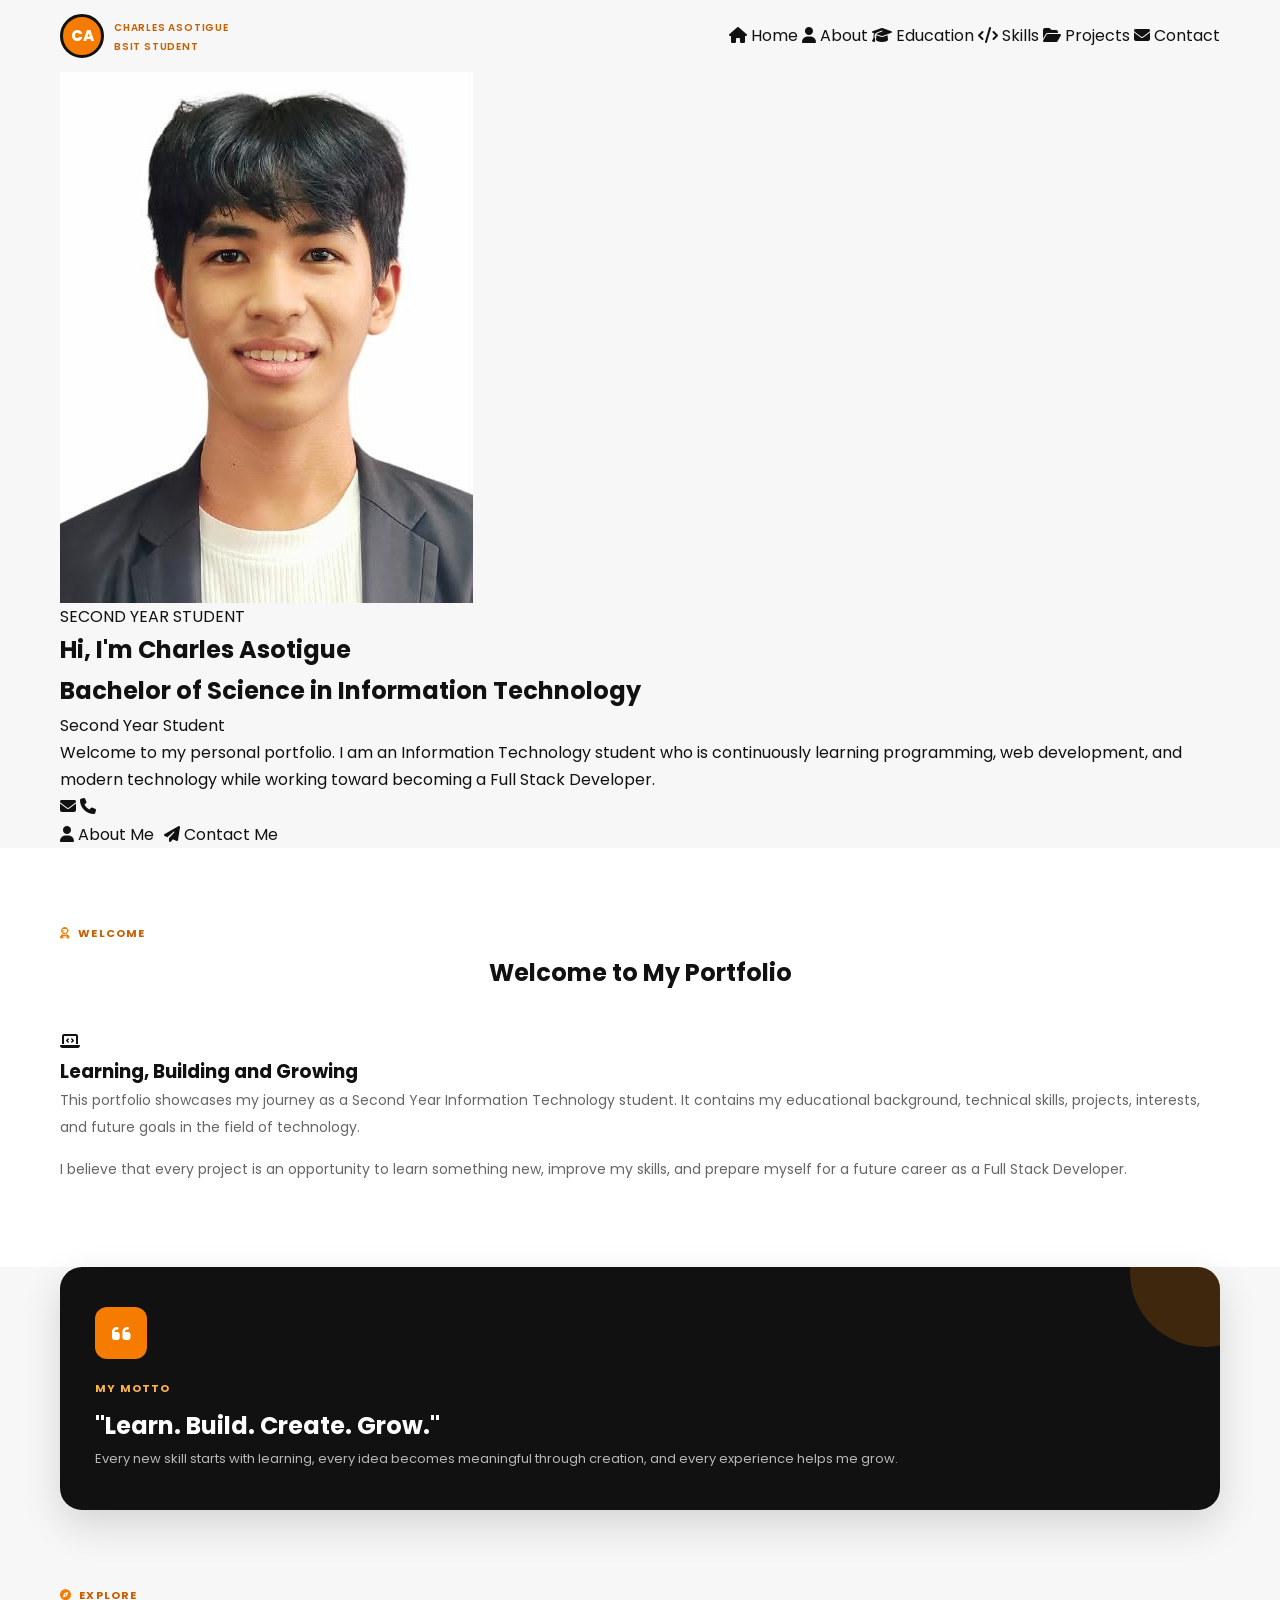
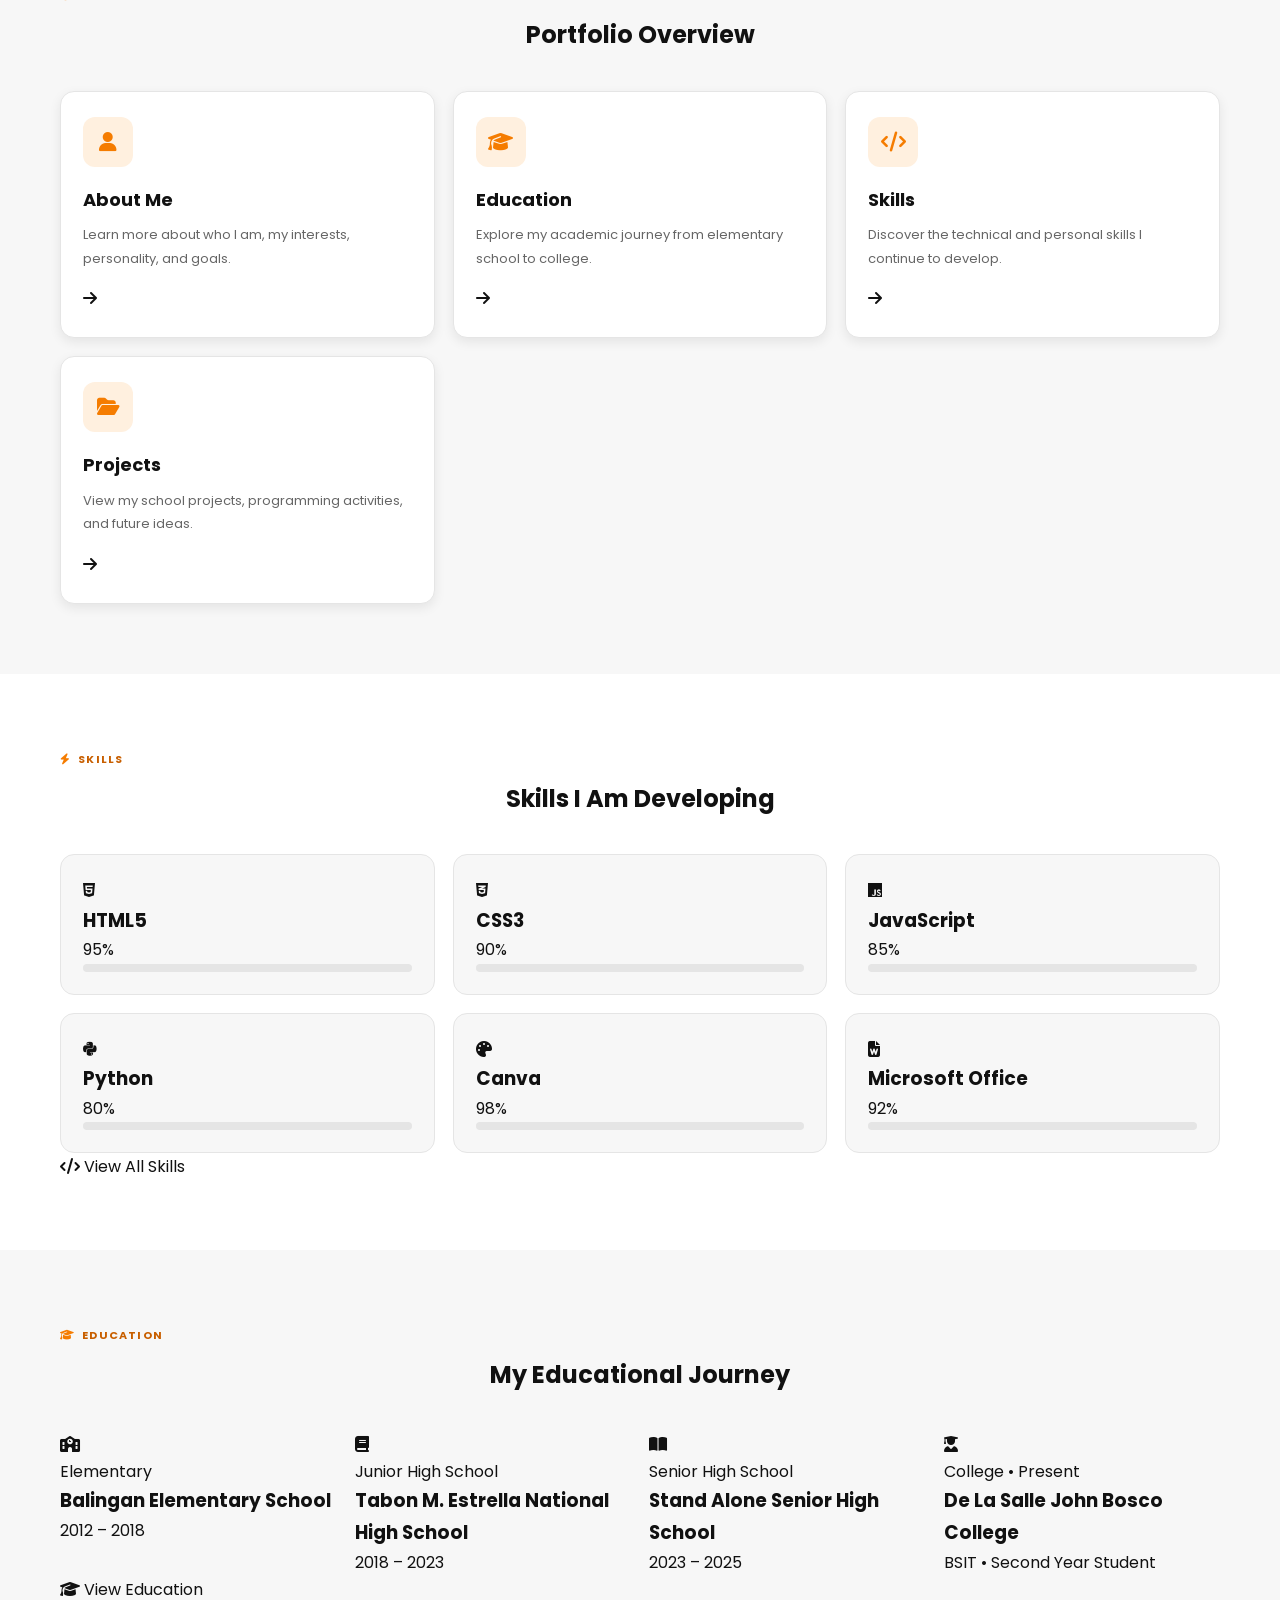
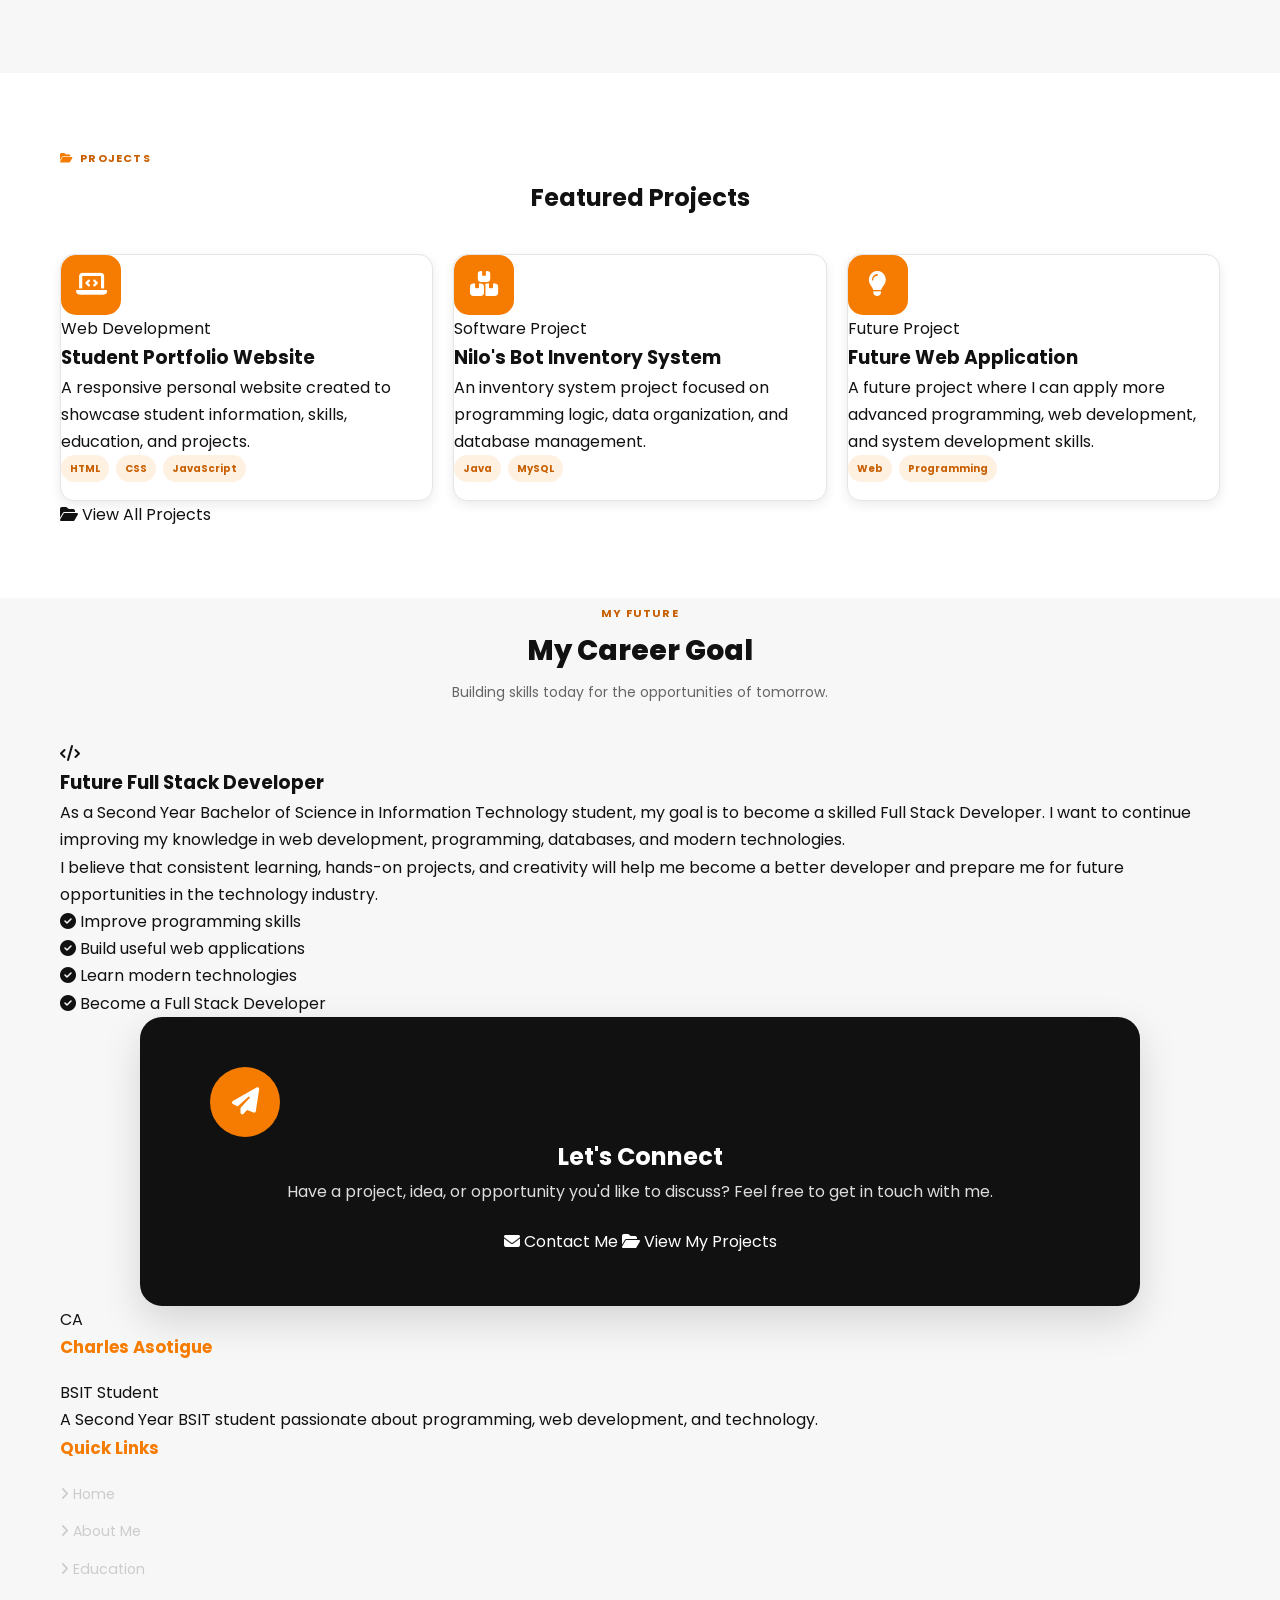
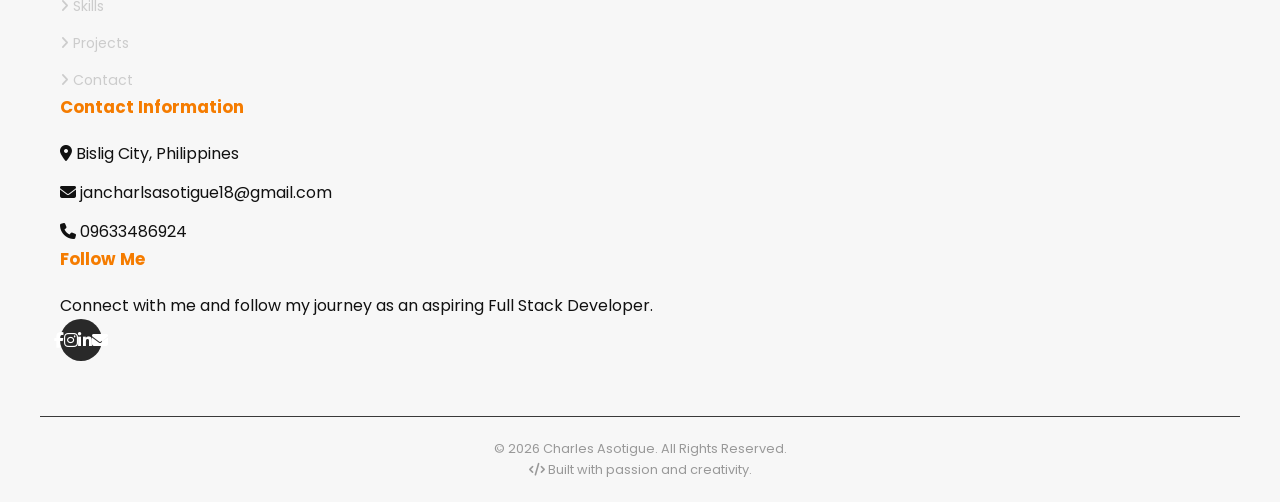
<file: index.html>
<!DOCTYPE html>
<html lang="en">

<head>

    <meta charset="UTF-8">

    <meta
        name="viewport"
        content="width=device-width, initial-scale=1.0"
    >

    <meta
        name="description"
        content="Charles Asotigue - Second Year BSIT Student Portfolio"
    >

    <title>Charles Asotigue | Portfolio</title>


    <!-- ================= GOOGLE FONT ================= -->

    <link rel="preconnect" href="https://fonts.googleapis.com">

    <link
        rel="preconnect"
        href="https://fonts.gstatic.com"
        crossorigin
    >

    <link
        href="https://fonts.googleapis.com/css2?family=Poppins:wght@300;400;500;600;700;800&display=swap"
        rel="stylesheet"
    >


    <!-- ================= FONT AWESOME ================= -->

    <link
        rel="stylesheet"
        href="https://cdnjs.cloudflare.com/ajax/libs/font-awesome/6.7.2/css/all.min.css"
    >


    <!-- ================= MAIN CSS ================= -->

    <link
        rel="stylesheet"
        href="css/style.css"
    >

</head>


<body>


<!-- =====================================================
     HEADER
     ===================================================== -->

<header class="header">

    <div class="container header-container">


        <!-- ================= BRAND ================= -->

        <a
            href="index.html"
            class="brand"
        >

            <div class="brand-logo">
                CA
            </div>

            <div class="brand-text">

                <span class="brand-name">
                    Charles Asotigue
                </span>

                <span class="brand-role">
                    BSIT Student
                </span>

            </div>

        </a>


        <!-- ================= HAMBURGER ================= -->

        


        <!-- ================= NAVIGATION ================= -->

        <nav
            class="nav-menu"
            id="navMenu"
        >

            <a
                href="index.html"
                class="active"
            >
                <i class="fas fa-house"></i>
                Home
            </a>

            <a href="about.html">
                <i class="fas fa-user"></i>
                About
            </a>

            <a href="education.html">
                <i class="fas fa-graduation-cap"></i>
                Education
            </a>

            <a href="skills.html">
                <i class="fas fa-code"></i>
                Skills
            </a>

            <a href="projects.html">
                <i class="fas fa-folder-open"></i>
                Projects
            </a>

            <a href="contact.html">
                <i class="fas fa-envelope"></i>
                Contact
            </a>

        </nav>

    </div>

</header>


<!-- =====================================================
     HOME HERO
     ===================================================== -->

<main>


<section class="home-hero">

    <div class="container home-hero-container">


        <!-- ================= PROFILE IMAGE ================= -->

        <div class="profile-image-wrapper">

            <div class="profile-image">

                <img
                    src="images/profile.jpg"
                    alt="Charles Asotigue"
                >

            </div>

        </div>


        <!-- ================= PROFILE CONTENT ================= -->

        <div class="profile-content">

            <span class="profile-label">
                SECOND YEAR STUDENT
            </span>


            <h1>
                Hi, I'm
                <span>Charles Asotigue</span>
            </h1>


            <h2 class="profile-course">
                Bachelor of Science in Information Technology
            </h2>


            <p class="profile-year">
                Second Year Student
            </p>


            <p class="profile-description">

                Welcome to my personal portfolio.
                I am an Information Technology student
                who is continuously learning programming,
                web development, and modern technology
                while working toward becoming a
                Full Stack Developer.

            </p>


            <!-- ================= SOCIAL LINKS ================= -->

            <div class="profile-social">

                <a
                    href="mailto:jancharlsasotigue18@gmail.com"
                    aria-label="Email Charles"
                >
                    <i class="fas fa-envelope"></i>
                </a>

                <a
                    href="tel:09633486924"
                    aria-label="Call Charles"
                >
                    <i class="fas fa-phone"></i>
                </a>

            </div>


            <!-- ================= HERO BUTTONS ================= -->

            <div class="hero-buttons">

                <a
                    href="about.html"
                    class="btn btn-primary"
                >
                    <i class="fas fa-user"></i>
                    About Me
                </a>

                <a
                    href="contact.html"
                    class="btn btn-outline"
                >
                    <i class="fas fa-paper-plane"></i>
                    Contact Me
                </a>

            </div>

        </div>

    </div>

</section>
<!-- =====================================================
     WELCOME SECTION
     ===================================================== -->

<section class="welcome-section">

    <div class="container">


        <div class="section-label">
            <i class="fas fa-user-astronaut"></i>
            Welcome
        </div>


        <h2 class="section-heading">
            Welcome to My Portfolio
        </h2>


        <div class="welcome-card">

            <div class="welcome-icon">

                <i class="fas fa-laptop-code"></i>

            </div>


            <div class="welcome-content">

                <h3>
                    Learning, Building and Growing
                </h3>

                <p>

                    This portfolio showcases my journey as
                    a Second Year Information Technology
                    student. It contains my educational
                    background, technical skills, projects,
                    interests, and future goals in the field
                    of technology.

                </p>

                <p>

                    I believe that every project is an
                    opportunity to learn something new,
                    improve my skills, and prepare myself
                    for a future career as a Full Stack
                    Developer.

                </p>

            </div>

        </div>

    </div>

</section>



<!-- =====================================================
     MOTTO SECTION
     ===================================================== -->

<section class="motto-section">

    <div class="container">


        <div class="motto-card">


            <div class="motto-icon">

                <i class="fas fa-quote-left"></i>

            </div>


            <div class="motto-content">

                <span>
                    MY MOTTO
                </span>

                <h2>
                    "Learn. Build. Create. Grow."
                </h2>

                <p>

                    Every new skill starts with learning,
                    every idea becomes meaningful through
                    creation, and every experience helps
                    me grow.

                </p>

            </div>


        </div>

    </div>

</section>



<!-- =====================================================
     QUICK OVERVIEW
     ===================================================== -->

<section class="overview-section">

    <div class="container">


        <div class="section-label">
            <i class="fas fa-compass"></i>
            Explore
        </div>


        <h2 class="section-heading">
            Portfolio Overview
        </h2>


        <div class="overview-grid">


            <!-- ================= ABOUT ================= -->

            <a
                href="about.html"
                class="overview-card"
            >

                <div class="overview-icon">

                    <i class="fas fa-user"></i>

                </div>

                <div class="overview-content">

                    <h3>
                        About Me
                    </h3>

                    <p>

                        Learn more about who I am,
                        my interests, personality,
                        and goals.

                    </p>

                </div>

                <i class="fas fa-arrow-right overview-arrow"></i>

            </a>



            <!-- ================= EDUCATION ================= -->

            <a
                href="education.html"
                class="overview-card"
            >

                <div class="overview-icon">

                    <i class="fas fa-graduation-cap"></i>

                </div>

                <div class="overview-content">

                    <h3>
                        Education
                    </h3>

                    <p>

                        Explore my academic journey
                        from elementary school to
                        college.

                    </p>

                </div>

                <i class="fas fa-arrow-right overview-arrow"></i>

            </a>



            <!-- ================= SKILLS ================= -->

            <a
                href="skills.html"
                class="overview-card"
            >

                <div class="overview-icon">

                    <i class="fas fa-code"></i>

                </div>

                <div class="overview-content">

                    <h3>
                        Skills
                    </h3>

                    <p>

                        Discover the technical and
                        personal skills I continue
                        to develop.

                    </p>

                </div>

                <i class="fas fa-arrow-right overview-arrow"></i>

            </a>



            <!-- ================= PROJECTS ================= -->

            <a
                href="projects.html"
                class="overview-card"
            >

                <div class="overview-icon">

                    <i class="fas fa-folder-open"></i>

                </div>

                <div class="overview-content">

                    <h3>
                        Projects
                    </h3>

                    <p>

                        View my school projects,
                        programming activities,
                        and future ideas.

                    </p>

                </div>

                <i class="fas fa-arrow-right overview-arrow"></i>

            </a>


        </div>

    </div>

</section>
<!-- =====================================================
     SKILLS PREVIEW
     ===================================================== -->

<section class="skills-preview">

    <div class="container">


        <div class="section-label">
            <i class="fas fa-bolt"></i>
            Skills
        </div>


        <h2 class="section-heading">
            Skills I Am Developing
        </h2>


        <div class="skills-preview-grid">


            <!-- ================= HTML ================= -->

            <div class="skill-preview-card">

                <div class="skill-preview-header">

                    <div class="skill-preview-icon">
                        <i class="fab fa-html5"></i>
                    </div>

                    <div>
                        <h3>HTML5</h3>
                        <span>95%</span>
                    </div>

                </div>


                <div class="progress-bar">

                    <div
                        class="progress"
                        id="progress-html"
                        data-progress="95"
                    ></div>

                </div>

            </div>



            <!-- ================= CSS ================= -->

            <div class="skill-preview-card">

                <div class="skill-preview-header">

                    <div class="skill-preview-icon">
                        <i class="fab fa-css3-alt"></i>
                    </div>

                    <div>
                        <h3>CSS3</h3>
                        <span>90%</span>
                    </div>

                </div>


                <div class="progress-bar">

                    <div
                        class="progress"
                        id="progress-css"
                        data-progress="90"
                    ></div>

                </div>

            </div>



            <!-- ================= JAVASCRIPT ================= -->

            <div class="skill-preview-card">

                <div class="skill-preview-header">

                    <div class="skill-preview-icon">
                        <i class="fab fa-js"></i>
                    </div>

                    <div>
                        <h3>JavaScript</h3>
                        <span>85%</span>
                    </div>

                </div>


                <div class="progress-bar">

                    <div
                        class="progress"
                        id="progress-javascript"
                        data-progress="85"
                    ></div>

                </div>

            </div>



            <!-- ================= PYTHON ================= -->

            <div class="skill-preview-card">

                <div class="skill-preview-header">

                    <div class="skill-preview-icon">
                        <i class="fab fa-python"></i>
                    </div>

                    <div>
                        <h3>Python</h3>
                        <span>80%</span>
                    </div>

                </div>


                <div class="progress-bar">

                    <div
                        class="progress"
                        id="progress-python"
                        data-progress="80"
                    ></div>

                </div>

            </div>



            <!-- ================= CANVA ================= -->

            <div class="skill-preview-card">

                <div class="skill-preview-header">

                    <div class="skill-preview-icon">
                        <i class="fas fa-palette"></i>
                    </div>

                    <div>
                        <h3>Canva</h3>
                        <span>98%</span>
                    </div>

                </div>


                <div class="progress-bar">

                    <div
                        class="progress"
                        id="progress-canva"
                        data-progress="98"
                    ></div>

                </div>

            </div>



            <!-- ================= MICROSOFT OFFICE ================= -->

            <div class="skill-preview-card">

                <div class="skill-preview-header">

                    <div class="skill-preview-icon">
                        <i class="fas fa-file-word"></i>
                    </div>

                    <div>
                        <h3>Microsoft Office</h3>
                        <span>92%</span>
                    </div>

                </div>


                <div class="progress-bar">

                    <div
                        class="progress"
                        id="progress-office"
                        data-progress="92"
                    ></div>

                </div>

            </div>


        </div>


        <div class="preview-button-wrapper">

            <a
                href="skills.html"
                class="btn btn-primary"
            >
                <i class="fas fa-code"></i>
                View All Skills
            </a>

        </div>

    </div>

</section>



<!-- =====================================================
     EDUCATION PREVIEW
     ===================================================== -->

<section class="education-preview">

    <div class="container">


        <div class="section-label">
            <i class="fas fa-graduation-cap"></i>
            Education
        </div>


        <h2 class="section-heading">
            My Educational Journey
        </h2>


        <div class="education-preview-grid">


            <!-- ================= ELEMENTARY ================= -->

            <div class="education-preview-card">

                <div class="education-preview-icon">

                    <i class="fas fa-school"></i>

                </div>

                <span class="education-level">
                    Elementary
                </span>

                <h3>
                    Balingan Elementary School
                </h3>

                <p>
                    2012 – 2018
                </p>

            </div>



            <!-- ================= JUNIOR HIGH ================= -->

            <div class="education-preview-card">

                <div class="education-preview-icon">

                    <i class="fas fa-book"></i>

                </div>

                <span class="education-level">
                    Junior High School
                </span>

                <h3>
                    Tabon M. Estrella National High School
                </h3>

                <p>
                    2018 – 2023
                </p>

            </div>



            <!-- ================= SENIOR HIGH ================= -->

            <div class="education-preview-card">

                <div class="education-preview-icon">

                    <i class="fas fa-book-open"></i>

                </div>

                <span class="education-level">
                    Senior High School
                </span>

                <h3>
                    Stand Alone Senior High School
                </h3>

                <p>
                    2023 – 2025
                </p>

            </div>



            <!-- ================= COLLEGE ================= -->

            <div class="education-preview-card current">

                <div class="education-preview-icon">

                    <i class="fas fa-user-graduate"></i>

                </div>

                <span class="education-level">
                    College • Present
                </span>

                <h3>
                    De La Salle John Bosco College
                </h3>

                <p>
                    BSIT • Second Year Student
                </p>

            </div>


        </div>


        <div class="preview-button-wrapper">

            <a
                href="education.html"
                class="btn btn-primary"
            >
                <i class="fas fa-graduation-cap"></i>
                View Education
            </a>

        </div>

    </div>

</section>



<!-- =====================================================
     PROJECT PREVIEW
     ===================================================== -->

<section class="project-preview">

    <div class="container">


        <div class="section-label">
            <i class="fas fa-folder-open"></i>
            Projects
        </div>


        <h2 class="section-heading">
            Featured Projects
        </h2>


        <div class="project-preview-grid">


            <!-- ================= PROJECT 1 ================= -->

            <div class="project-preview-card">

                <div class="project-preview-icon">

                    <i class="fas fa-laptop-code"></i>

                </div>

                <span class="project-type">
                    Web Development
                </span>

                <h3>
                    Student Portfolio Website
                </h3>

                <p>

                    A responsive personal website
                    created to showcase student
                    information, skills, education,
                    and projects.

                </p>

                <div class="project-tags">

                    <span>HTML</span>
                    <span>CSS</span>
                    <span>JavaScript</span>

                </div>

            </div>



            <!-- ================= PROJECT 2 ================= -->

            <div class="project-preview-card">

                <div class="project-preview-icon">

                    <i class="fas fa-boxes-stacked"></i>

                </div>

                <span class="project-type">
                    Software Project
                </span>

                <h3>
                    Nilo's Bot Inventory System
                </h3>

                <p>

                    An inventory system project
                    focused on programming logic,
                    data organization, and database
                    management.

                </p>

                <div class="project-tags">

                    <span>Java</span>
                    <span>MySQL</span>

                </div>

            </div>



            <!-- ================= PROJECT 3 ================= -->

            <div class="project-preview-card">

                <div class="project-preview-icon">

                    <i class="fas fa-lightbulb"></i>

                </div>

                <span class="project-type">
                    Future Project
                </span>

                <h3>
                    Future Web Application
                </h3>

                <p>

                    A future project where I can
                    apply more advanced programming,
                    web development, and system
                    development skills.

                </p>

                <div class="project-tags">

                    <span>Web</span>
                    <span>Programming</span>

                </div>

            </div>


        </div>


        <div class="preview-button-wrapper">

            <a
                href="projects.html"
                class="btn btn-primary"
            >
                <i class="fas fa-folder-open"></i>
                View All Projects
            </a>

        </div>

    </div>

</section>
<!-- =========================================
     FUTURE GOAL SECTION
     ========================================= -->

<section class="goal-section" id="goal">

    <div class="container">

        <div class="section-heading">

            <span class="section-label">
                MY FUTURE
            </span>

            <h2>
                My Career Goal
            </h2>

            <p>
                Building skills today for the opportunities of tomorrow.
            </p>

        </div>


        <div class="goal-card">

            <div class="goal-icon">
                <i class="fas fa-code"></i>
            </div>

            <div class="goal-content">

                <h3>
                    Future Full Stack Developer
                </h3>

                <p>
                    As a Second Year Bachelor of Science in Information
                    Technology student, my goal is to become a skilled
                    Full Stack Developer. I want to continue improving
                    my knowledge in web development, programming,
                    databases, and modern technologies.
                </p>

                <p>
                    I believe that consistent learning, hands-on projects,
                    and creativity will help me become a better developer
                    and prepare me for future opportunities in the
                    technology industry.
                </p>

                <div class="goal-points">

                    <div class="goal-point">
                        <i class="fas fa-check-circle"></i>
                        <span>
                            Improve programming skills
                        </span>
                    </div>

                    <div class="goal-point">
                        <i class="fas fa-check-circle"></i>
                        <span>
                            Build useful web applications
                        </span>
                    </div>

                    <div class="goal-point">
                        <i class="fas fa-check-circle"></i>
                        <span>
                            Learn modern technologies
                        </span>
                    </div>

                    <div class="goal-point">
                        <i class="fas fa-check-circle"></i>
                        <span>
                            Become a Full Stack Developer
                        </span>
                    </div>

                </div>

            </div>

        </div>

    </div>

</section>


<!-- =========================================
     CONTACT CALL TO ACTION
     ========================================= -->

<section class="contact-cta">

    <div class="container">

        <div class="cta-content">

            <div class="cta-icon">
                <i class="fas fa-paper-plane"></i>
            </div>

            <h2>
                Let's Connect
            </h2>

            <p>
                Have a project, idea, or opportunity you'd like to
                discuss? Feel free to get in touch with me.
            </p>

            <div class="cta-buttons">

                <a href="contact.html" class="btn btn-primary">
                    <i class="fas fa-envelope"></i>
                    Contact Me
                </a>

                <a href="projects.html" class="btn btn-outline">
                    <i class="fas fa-folder-open"></i>
                    View My Projects
                </a>

            </div>

        </div>

    </div>

</section>


</main>


<!-- =========================================
     FOOTER
     ========================================= -->

<footer class="footer">

    <div class="container">

        <div class="footer-grid">


            <!-- FOOTER ABOUT -->

            <div class="footer-column">

                <div class="footer-brand">

                    <div class="footer-logo">
                        CA
                    </div>

                    <div>
                        <h3>
                            Charles Asotigue
                        </h3>

                        <span>
                            BSIT Student
                        </span>
                    </div>

                </div>

                <p>
                    A Second Year BSIT student passionate about
                    programming, web development, and technology.
                </p>

            </div>


            <!-- QUICK LINKS -->

            <div class="footer-column">

                <h3>
                    Quick Links
                </h3>

                <ul class="footer-links">

                    <li>
                        <a href="index.html">
                            <i class="fas fa-angle-right"></i>
                            Home
                        </a>
                    </li>

                    <li>
                        <a href="about.html">
                            <i class="fas fa-angle-right"></i>
                            About Me
                        </a>
                    </li>

                    <li>
                        <a href="education.html">
                            <i class="fas fa-angle-right"></i>
                            Education
                        </a>
                    </li>

                    <li>
                        <a href="skills.html">
                            <i class="fas fa-angle-right"></i>
                            Skills
                        </a>
                    </li>

                    <li>
                        <a href="projects.html">
                            <i class="fas fa-angle-right"></i>
                            Projects
                        </a>
                    </li>

                    <li>
                        <a href="contact.html">
                            <i class="fas fa-angle-right"></i>
                            Contact
                        </a>
                    </li>

                </ul>

            </div>


            <!-- FOOTER CONTACT -->

            <div class="footer-column">

                <h3>
                    Contact Information
                </h3>

                <ul class="footer-contact">

                    <li>
                        <i class="fas fa-map-marker-alt"></i>

                        <span>
                            Bislig City, Philippines
                        </span>
                    </li>

                    <li>
                        <i class="fas fa-envelope"></i>

                        <a href="mailto:jancharlsasotigue18@gmail.com">
                            jancharlsasotigue18@gmail.com
                        </a>
                    </li>

                    <li>
                        <i class="fas fa-phone"></i>

                        <a href="tel:09633486924">
                            09633486924
                        </a>
                    </li>

                </ul>

            </div>


            <!-- FOOTER SOCIAL -->

            <div class="footer-column">

                <h3>
                    Follow Me
                </h3>

                <p>
                    Connect with me and follow my journey as an
                    aspiring Full Stack Developer.
                </p>

                <div class="footer-social">

                    <a
                        href="#"
                        aria-label="Facebook"
                    >
                        <i class="fab fa-facebook-f"></i>
                    </a>

                    <a
                        href="#"
                        aria-label="Instagram"
                    >
                        <i class="fab fa-instagram"></i>
                    </a>

                    <a
                        href="#"
                        aria-label="LinkedIn"
                    >
                        <i class="fab fa-linkedin-in"></i>
                    </a>

                    <a
                        href="mailto:jancharlsasotigue18@gmail.com"
                        aria-label="Email"
                    >
                        <i class="fas fa-envelope"></i>
                    </a>

                </div>

            </div>


        </div>

    </div>


    <!-- FOOTER BOTTOM -->

    <div class="footer-bottom">

        <div class="container">

            <div class="footer-bottom-content">

                <p>
                    © <span id="currentYear"></span>
                    Charles Asotigue.
                    All Rights Reserved.
                </p>

                <p>
                    <i class="fas fa-code"></i>
                    Built with passion and creativity.
                </p>

            </div>

        </div>

    </div>

</footer>


<!-- =========================================
     JAVASCRIPT
     ========================================= -->

<script src="js/script.js"></script>

</body>
</html>
</file>
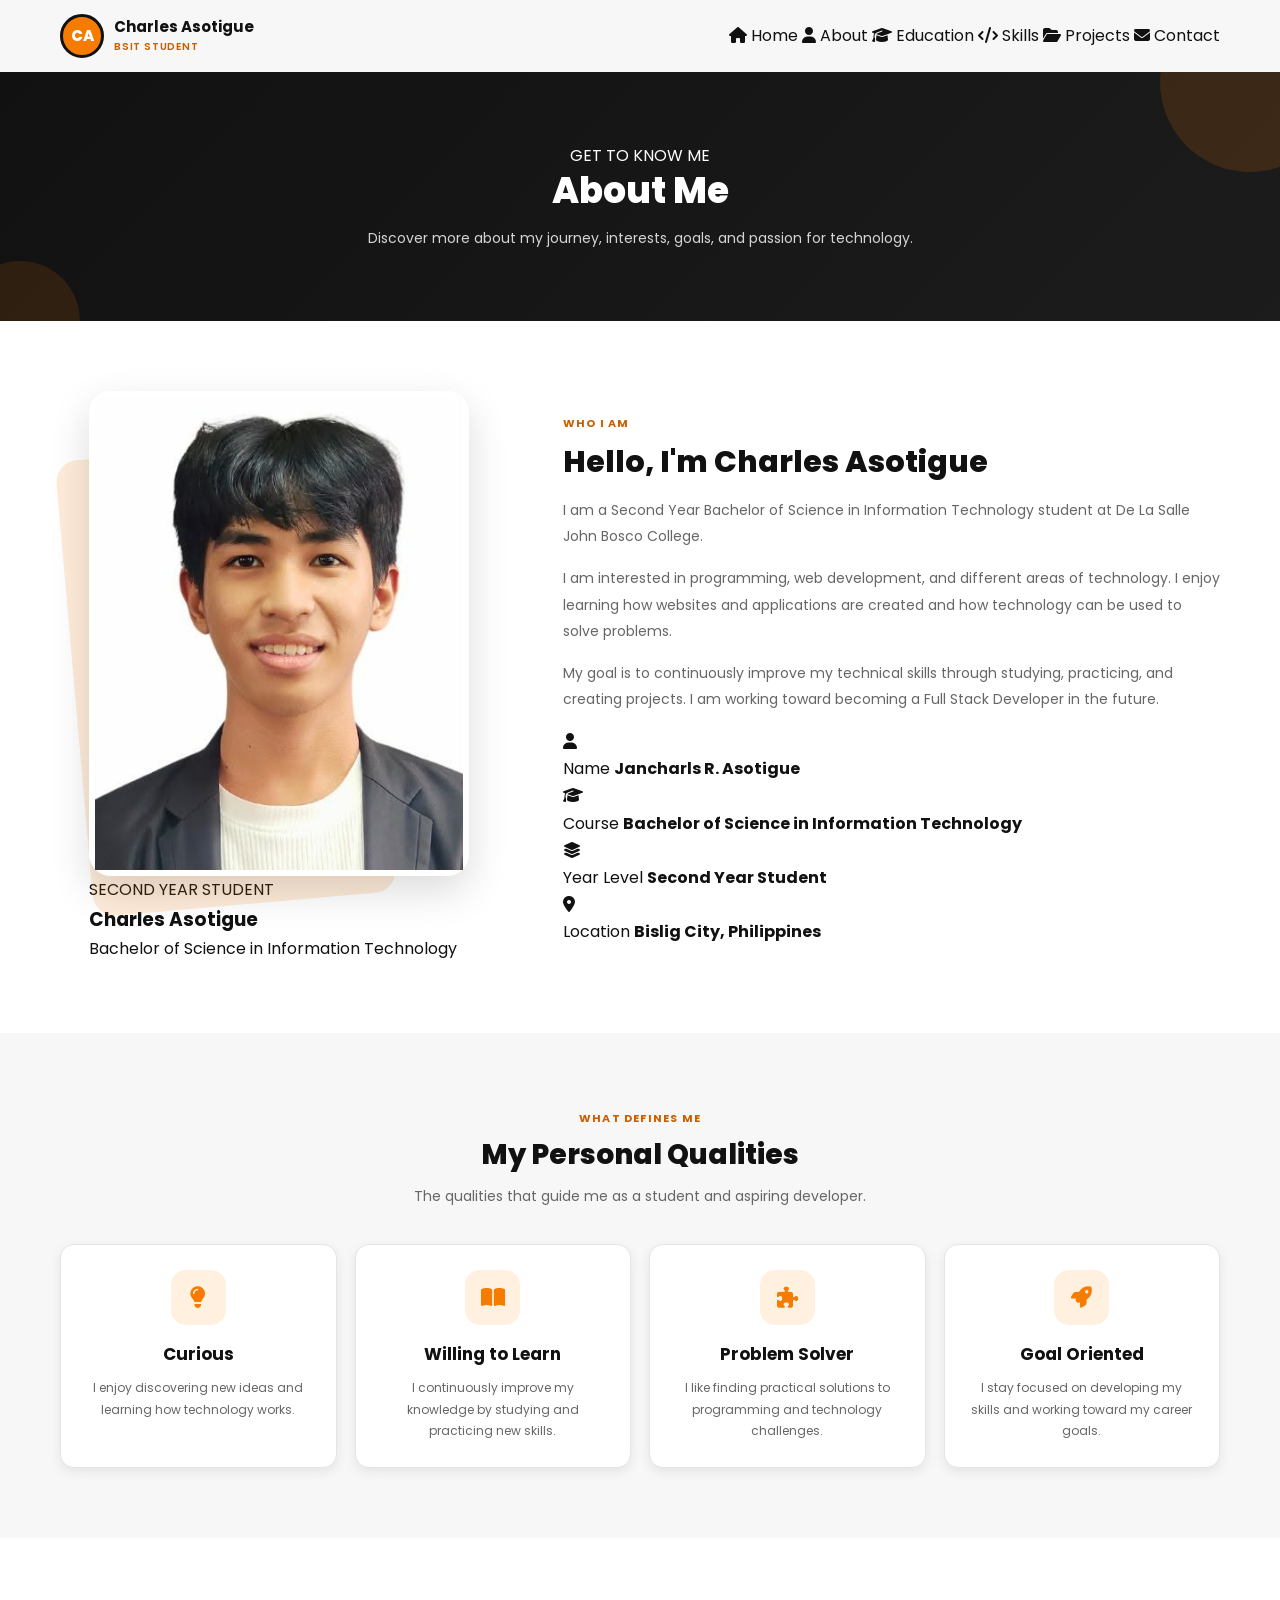
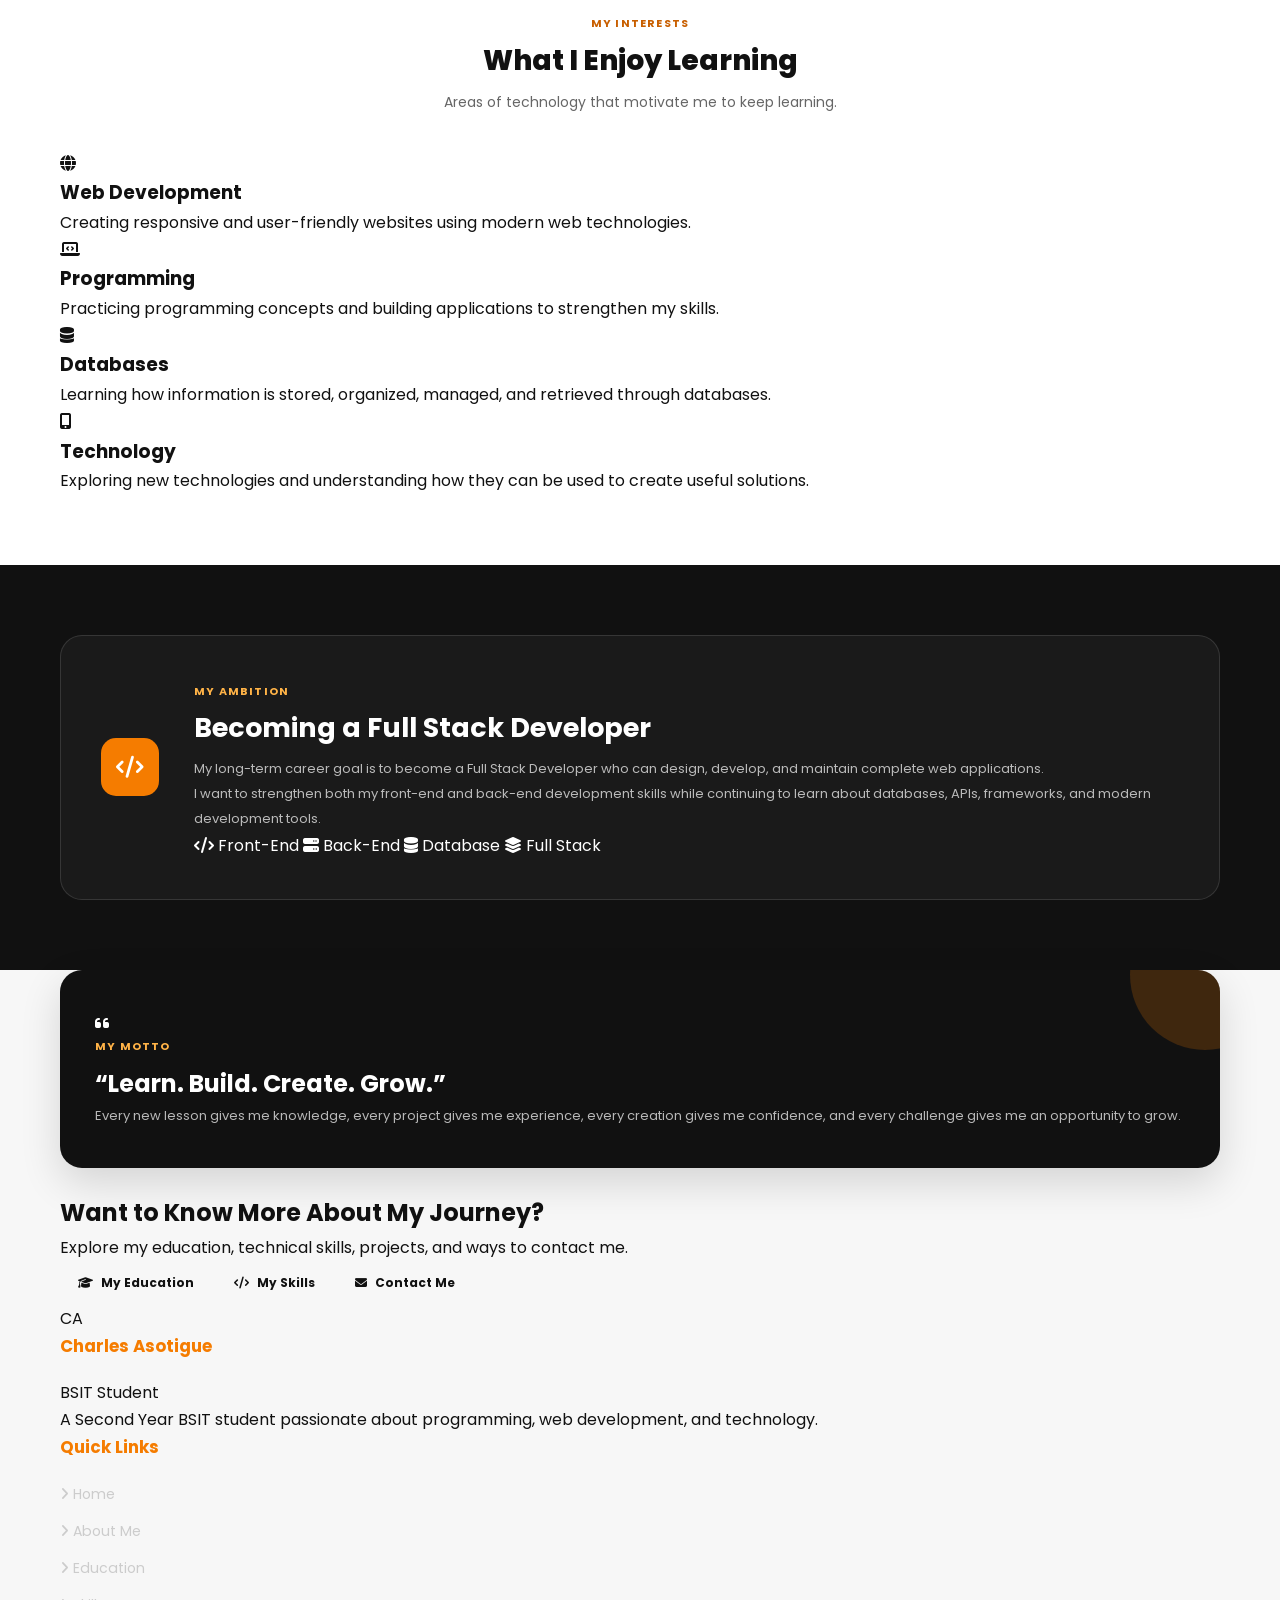
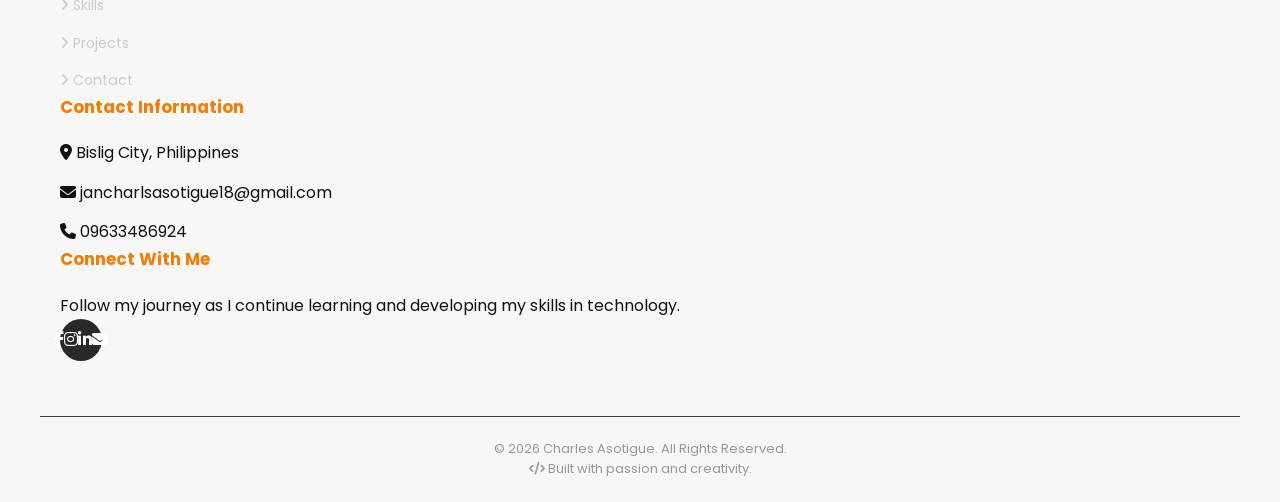
<file: about.html>
<!DOCTYPE html>
<html lang="en">

<head>

    <meta charset="UTF-8">

    <meta
        name="viewport"
        content="width=device-width, initial-scale=1.0"
    >

    <meta
        name="description"
        content="About Charles Asotigue - Second Year BSIT Student and aspiring Full Stack Developer."
    >

    <title>About Me | Charles Asotigue</title>


    <!-- GOOGLE FONT -->

    <link
        rel="preconnect"
        href="https://fonts.googleapis.com"
    >

    <link
        rel="preconnect"
        href="https://fonts.gstatic.com"
        crossorigin
    >

    <link
        href="https://fonts.googleapis.com/css2?family=Poppins:wght@300;400;500;600;700;800&display=swap"
        rel="stylesheet"
    >


    <!-- FONT AWESOME -->

    <link
        rel="stylesheet"
        href="https://cdnjs.cloudflare.com/ajax/libs/font-awesome/6.7.2/css/all.min.css"
    >


    <!-- MAIN CSS -->

    <link
        rel="stylesheet"
        href="css/style.css"
    >

</head>


<body>


<!-- =========================================
     HEADER
     ========================================= -->

<header class="header">

    <div class="container header-container">


        <!-- BRAND -->

        <a
            href="index.html"
            class="brand"
        >

            <div class="brand-logo">
                CA
            </div>

            <div class="brand-text">

                <h1>
                    Charles Asotigue
                </h1>

                <span>
                    BSIT Student
                </span>

            </div>

        </a>


        <!-- HAMBURGER BUTTON -->

        


        <!-- NAVIGATION -->

        <nav
            class="navigation"
            id="navigation"
        >

            <a
                href="index.html"
            >
                <i class="fas fa-house"></i>
                Home
            </a>

            <a
                href="about.html"
                class="active"
            >
                <i class="fas fa-user"></i>
                About
            </a>

            <a
                href="education.html"
            >
                <i class="fas fa-graduation-cap"></i>
                Education
            </a>

            <a
                href="skills.html"
            >
                <i class="fas fa-code"></i>
                Skills
            </a>

            <a
                href="projects.html"
            >
                <i class="fas fa-folder-open"></i>
                Projects
            </a>

            <a
                href="contact.html"
            >
                <i class="fas fa-envelope"></i>
                Contact
            </a>

        </nav>

    </div>

</header>



<!-- =========================================
     PAGE HERO
     ========================================= -->

<main>


<section class="page-hero">

    <div class="container">

        <div class="page-hero-content">

            <span class="page-label">
                GET TO KNOW ME
            </span>

            <h2>
                About Me
            </h2>

            <p>
                Discover more about my journey, interests,
                goals, and passion for technology.
            </p>

        </div>

    </div>

</section>



<!-- =========================================
     ABOUT INTRO
     ========================================= -->

<section class="about-section">

    <div class="container">

        <div class="about-grid">


            <!-- PROFILE -->

            <div class="about-image-wrapper">

                <div class="about-image-card">

                    <div class="about-image">

                        <img
                            src="images/profile.jpg"
                            alt="Charles Asotigue"
                        >

                    </div>

                    <div class="about-image-info">

                        <span>
                            SECOND YEAR STUDENT
                        </span>

                        <h3>
                            Charles Asotigue
                        </h3>

                        <p>
                            Bachelor of Science in Information Technology
                        </p>

                    </div>

                </div>

            </div>


            <!-- ABOUT CONTENT -->

            <div class="about-content">

                <span class="section-label">
                    WHO I AM
                </span>

                <h2>
                    Hello, I'm Charles Asotigue
                </h2>

                <p>
                    I am a Second Year Bachelor of Science in
                    Information Technology student at De La Salle
                    John Bosco College.
                </p>

                <p>
                    I am interested in programming, web development,
                    and different areas of technology. I enjoy learning
                    how websites and applications are created and how
                    technology can be used to solve problems.
                </p>

                <p>
                    My goal is to continuously improve my technical
                    skills through studying, practicing, and creating
                    projects. I am working toward becoming a
                    Full Stack Developer in the future.
                </p>

                <div class="about-details">

                    <div class="detail-item">

                        <i class="fas fa-user"></i>

                        <div>
                            <span>Name</span>
                            <strong>
                                Jancharls R. Asotigue
                            </strong>
                        </div>

                    </div>

                    <div class="detail-item">

                        <i class="fas fa-graduation-cap"></i>

                        <div>
                            <span>Course</span>
                            <strong>
                                Bachelor of Science in Information Technology
                            </strong>
                        </div>

                    </div>

                    <div class="detail-item">

                        <i class="fas fa-layer-group"></i>

                        <div>
                            <span>Year Level</span>
                            <strong>
                                Second Year Student
                            </strong>
                        </div>

                    </div>

                    <div class="detail-item">

                        <i class="fas fa-location-dot"></i>

                        <div>
                            <span>Location</span>
                            <strong>
                                Bislig City, Philippines
                            </strong>
                        </div>

                    </div>

                </div>

            </div>

        </div>

    </div>

</section>
<!-- =========================================
     PERSONAL QUALITIES
     ========================================= -->

<section class="qualities-section">

    <div class="container">

        <div class="section-heading">

            <span class="section-label">
                WHAT DEFINES ME
            </span>

            <h2>
                My Personal Qualities
            </h2>

            <p>
                The qualities that guide me as a student and
                aspiring developer.
            </p>

        </div>


        <div class="qualities-grid">


            <!-- QUALITY 1 -->

            <div class="quality-card">

                <div class="quality-icon">
                    <i class="fas fa-lightbulb"></i>
                </div>

                <h3>
                    Curious
                </h3>

                <p>
                    I enjoy discovering new ideas and learning
                    how technology works.
                </p>

            </div>


            <!-- QUALITY 2 -->

            <div class="quality-card">

                <div class="quality-icon">
                    <i class="fas fa-book-open"></i>
                </div>

                <h3>
                    Willing to Learn
                </h3>

                <p>
                    I continuously improve my knowledge by
                    studying and practicing new skills.
                </p>

            </div>


            <!-- QUALITY 3 -->

            <div class="quality-card">

                <div class="quality-icon">
                    <i class="fas fa-puzzle-piece"></i>
                </div>

                <h3>
                    Problem Solver
                </h3>

                <p>
                    I like finding practical solutions to
                    programming and technology challenges.
                </p>

            </div>


            <!-- QUALITY 4 -->

            <div class="quality-card">

                <div class="quality-icon">
                    <i class="fas fa-rocket"></i>
                </div>

                <h3>
                    Goal Oriented
                </h3>

                <p>
                    I stay focused on developing my skills and
                    working toward my career goals.
                </p>

            </div>

        </div>

    </div>

</section>



<!-- =========================================
     MY INTERESTS
     ========================================= -->

<section class="interests-section">

    <div class="container">

        <div class="section-heading">

            <span class="section-label">
                MY INTERESTS
            </span>

            <h2>
                What I Enjoy Learning
            </h2>

            <p>
                Areas of technology that motivate me to keep learning.
            </p>

        </div>


        <div class="interests-grid">


            <div class="interest-card">

                <div class="interest-icon">
                    <i class="fas fa-globe"></i>
                </div>

                <h3>
                    Web Development
                </h3>

                <p>
                    Creating responsive and user-friendly websites
                    using modern web technologies.
                </p>

            </div>


            <div class="interest-card">

                <div class="interest-icon">
                    <i class="fas fa-laptop-code"></i>
                </div>

                <h3>
                    Programming
                </h3>

                <p>
                    Practicing programming concepts and building
                    applications to strengthen my skills.
                </p>

            </div>


            <div class="interest-card">

                <div class="interest-icon">
                    <i class="fas fa-database"></i>
                </div>

                <h3>
                    Databases
                </h3>

                <p>
                    Learning how information is stored, organized,
                    managed, and retrieved through databases.
                </p>

            </div>


            <div class="interest-card">

                <div class="interest-icon">
                    <i class="fas fa-mobile-screen-button"></i>
                </div>

                <h3>
                    Technology
                </h3>

                <p>
                    Exploring new technologies and understanding
                    how they can be used to create useful solutions.
                </p>

            </div>

        </div>

    </div>

</section>



<!-- =========================================
     CAREER GOAL
     ========================================= -->

<section class="career-section">

    <div class="container">

        <div class="career-card">

            <div class="career-icon">

                <i class="fas fa-code"></i>

            </div>


            <div class="career-content">

                <span class="section-label">
                    MY AMBITION
                </span>

                <h2>
                    Becoming a Full Stack Developer
                </h2>

                <p>
                    My long-term career goal is to become a
                    Full Stack Developer who can design,
                    develop, and maintain complete web
                    applications.
                </p>

                <p>
                    I want to strengthen both my front-end and
                    back-end development skills while continuing
                    to learn about databases, APIs, frameworks,
                    and modern development tools.
                </p>

                <div class="career-tags">

                    <span>
                        <i class="fas fa-code"></i>
                        Front-End
                    </span>

                    <span>
                        <i class="fas fa-server"></i>
                        Back-End
                    </span>

                    <span>
                        <i class="fas fa-database"></i>
                        Database
                    </span>

                    <span>
                        <i class="fas fa-layer-group"></i>
                        Full Stack
                    </span>

                </div>

            </div>

        </div>

    </div>

</section>



<!-- =========================================
     MY MOTTO
     ========================================= -->

<section class="motto-section">

    <div class="container">

        <div class="motto-card">

            <div class="motto-quote">

                <i class="fas fa-quote-left"></i>

            </div>

            <span class="section-label">
                MY MOTTO
            </span>

            <h2>
                “Learn. Build. Create. Grow.”
            </h2>

            <p>
                Every new lesson gives me knowledge, every project
                gives me experience, every creation gives me
                confidence, and every challenge gives me an
                opportunity to grow.
            </p>

        </div>

    </div>

</section>



<!-- =========================================
     ABOUT ACTIONS
     ========================================= -->

<section class="about-actions">

    <div class="container">

        <div class="actions-content">

            <h2>
                Want to Know More About My Journey?
            </h2>

            <p>
                Explore my education, technical skills, projects,
                and ways to contact me.
            </p>

            <div class="action-buttons">

                <a
                    href="education.html"
                    class="btn btn-primary"
                >
                    <i class="fas fa-graduation-cap"></i>
                    My Education
                </a>

                <a
                    href="skills.html"
                    class="btn btn-outline"
                >
                    <i class="fas fa-code"></i>
                    My Skills
                </a>

                <a
                    href="contact.html"
                    class="btn btn-dark"
                >
                    <i class="fas fa-envelope"></i>
                    Contact Me
                </a>

            </div>

        </div>

    </div>

</section>
<!-- =========================================
     FOOTER
     ========================================= -->

<footer class="footer">

    <div class="container">

        <div class="footer-grid">


            <!-- FOOTER ABOUT -->

            <div class="footer-column">

                <div class="footer-brand">

                    <div class="footer-logo">
                        CA
                    </div>

                    <div>

                        <h3>
                            Charles Asotigue
                        </h3>

                        <span>
                            BSIT Student
                        </span>

                    </div>

                </div>

                <p>
                    A Second Year BSIT student passionate about
                    programming, web development, and technology.
                </p>

            </div>


            <!-- QUICK LINKS -->

            <div class="footer-column">

                <h3>
                    Quick Links
                </h3>

                <ul class="footer-links">

                    <li>
                        <a href="index.html">
                            <i class="fas fa-angle-right"></i>
                            Home
                        </a>
                    </li>

                    <li>
                        <a href="about.html">
                            <i class="fas fa-angle-right"></i>
                            About Me
                        </a>
                    </li>

                    <li>
                        <a href="education.html">
                            <i class="fas fa-angle-right"></i>
                            Education
                        </a>
                    </li>

                    <li>
                        <a href="skills.html">
                            <i class="fas fa-angle-right"></i>
                            Skills
                        </a>
                    </li>

                    <li>
                        <a href="projects.html">
                            <i class="fas fa-angle-right"></i>
                            Projects
                        </a>
                    </li>

                    <li>
                        <a href="contact.html">
                            <i class="fas fa-angle-right"></i>
                            Contact
                        </a>
                    </li>

                </ul>

            </div>


            <!-- CONTACT -->

            <div class="footer-column">

                <h3>
                    Contact Information
                </h3>

                <ul class="footer-contact">

                    <li>

                        <i class="fas fa-map-marker-alt"></i>

                        <span>
                            Bislig City, Philippines
                        </span>

                    </li>

                    <li>

                        <i class="fas fa-envelope"></i>

                        <a href="mailto:jancharlsasotigue18@gmail.com">
                            jancharlsasotigue18@gmail.com
                        </a>

                    </li>

                    <li>

                        <i class="fas fa-phone"></i>

                        <a href="tel:09633486924">
                            09633486924
                        </a>

                    </li>

                </ul>

            </div>


            <!-- SOCIAL MEDIA -->

            <div class="footer-column">

                <h3>
                    Connect With Me
                </h3>

                <p>
                    Follow my journey as I continue learning
                    and developing my skills in technology.
                </p>

                <div class="footer-social">

                    <a
                        href="#"
                        aria-label="Facebook"
                    >
                        <i class="fab fa-facebook-f"></i>
                    </a>

                    <a
                        href="#"
                        aria-label="Instagram"
                    >
                        <i class="fab fa-instagram"></i>
                    </a>

                    <a
                        href="#"
                        aria-label="LinkedIn"
                    >
                        <i class="fab fa-linkedin-in"></i>
                    </a>

                    <a
                        href="mailto:jancharlsasotigue18@gmail.com"
                        aria-label="Email"
                    >
                        <i class="fas fa-envelope"></i>
                    </a>

                </div>

            </div>

        </div>

    </div>


    <!-- FOOTER BOTTOM -->

    <div class="footer-bottom">

        <div class="container">

            <div class="footer-bottom-content">

                <p>

                    ©
                    <span id="currentYear"></span>
                    Charles Asotigue.
                    All Rights Reserved.

                </p>

                <p>

                    <i class="fas fa-code"></i>

                    Built with passion and creativity.

                </p>

            </div>

        </div>

    </div>

</footer>



<!-- =========================================
     JAVASCRIPT
     ========================================= -->

<script src="js/script.js"></script>


</body>

</html>
</file>
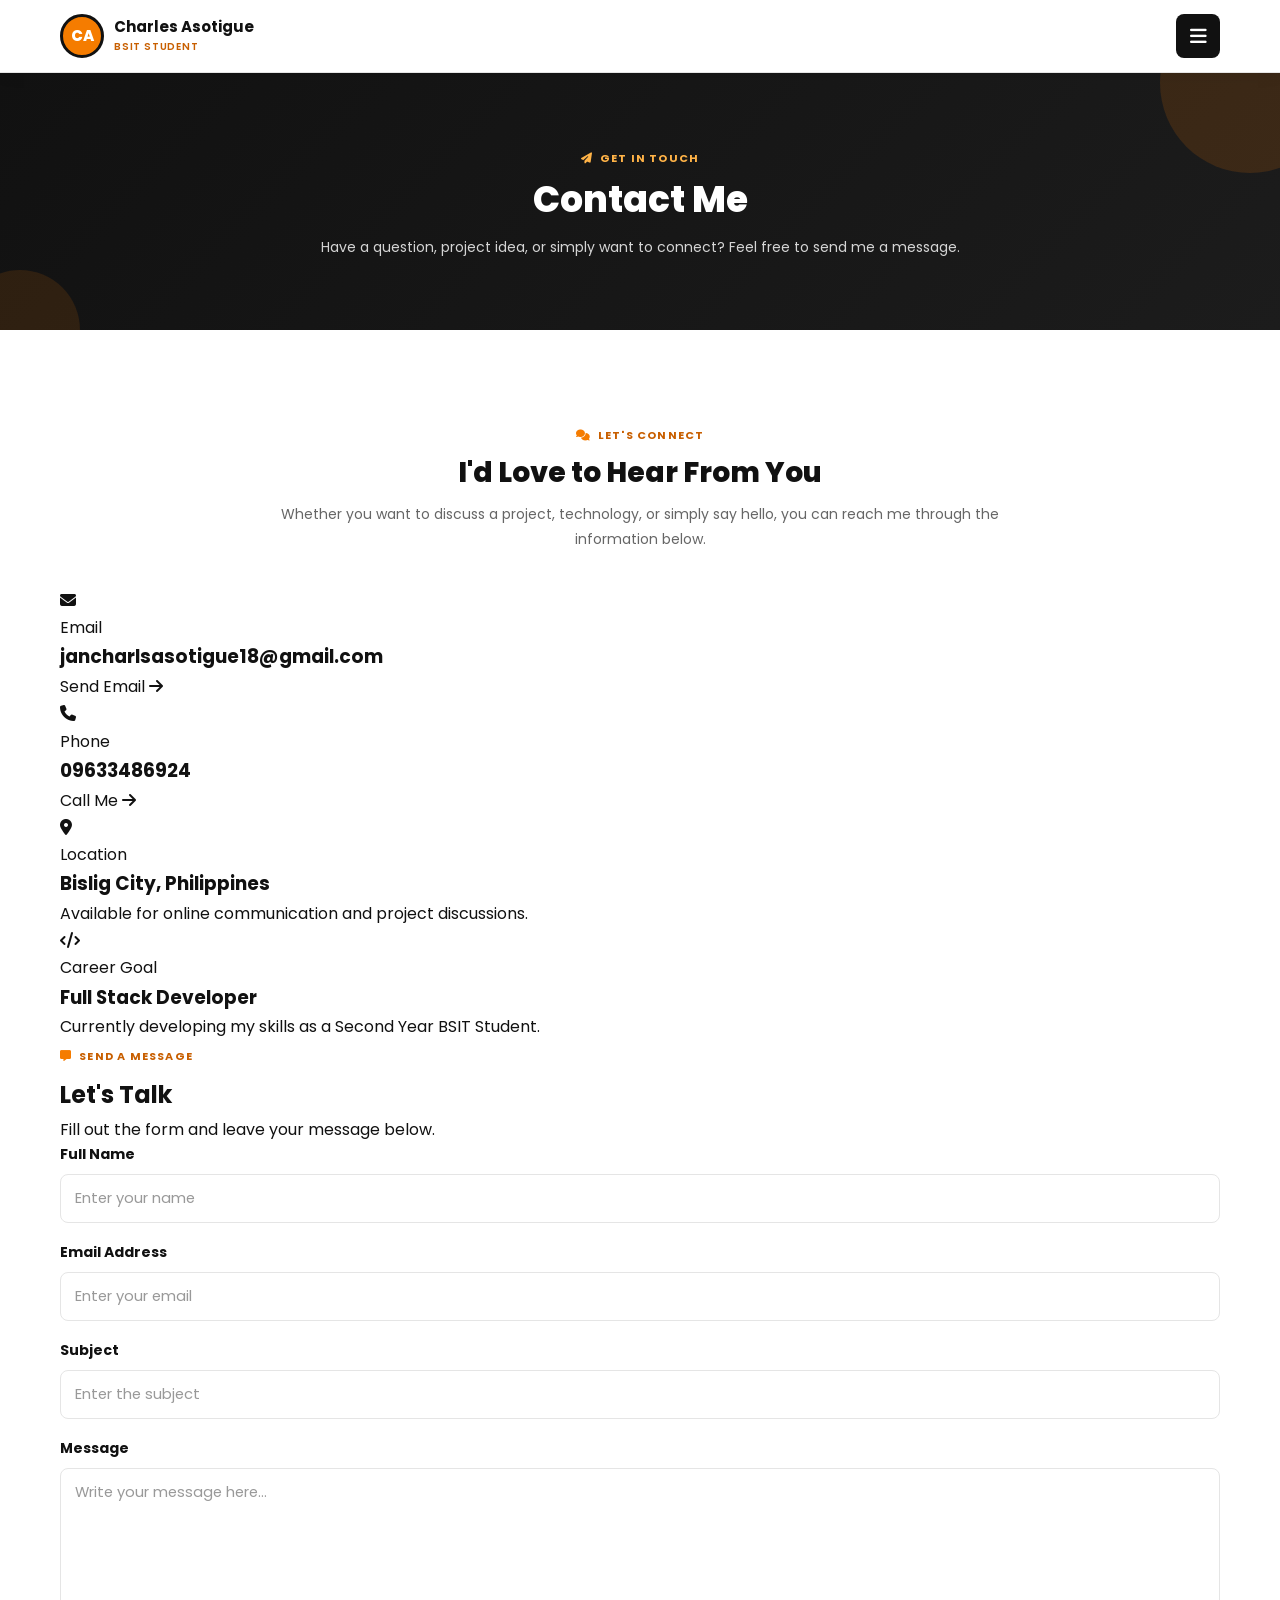
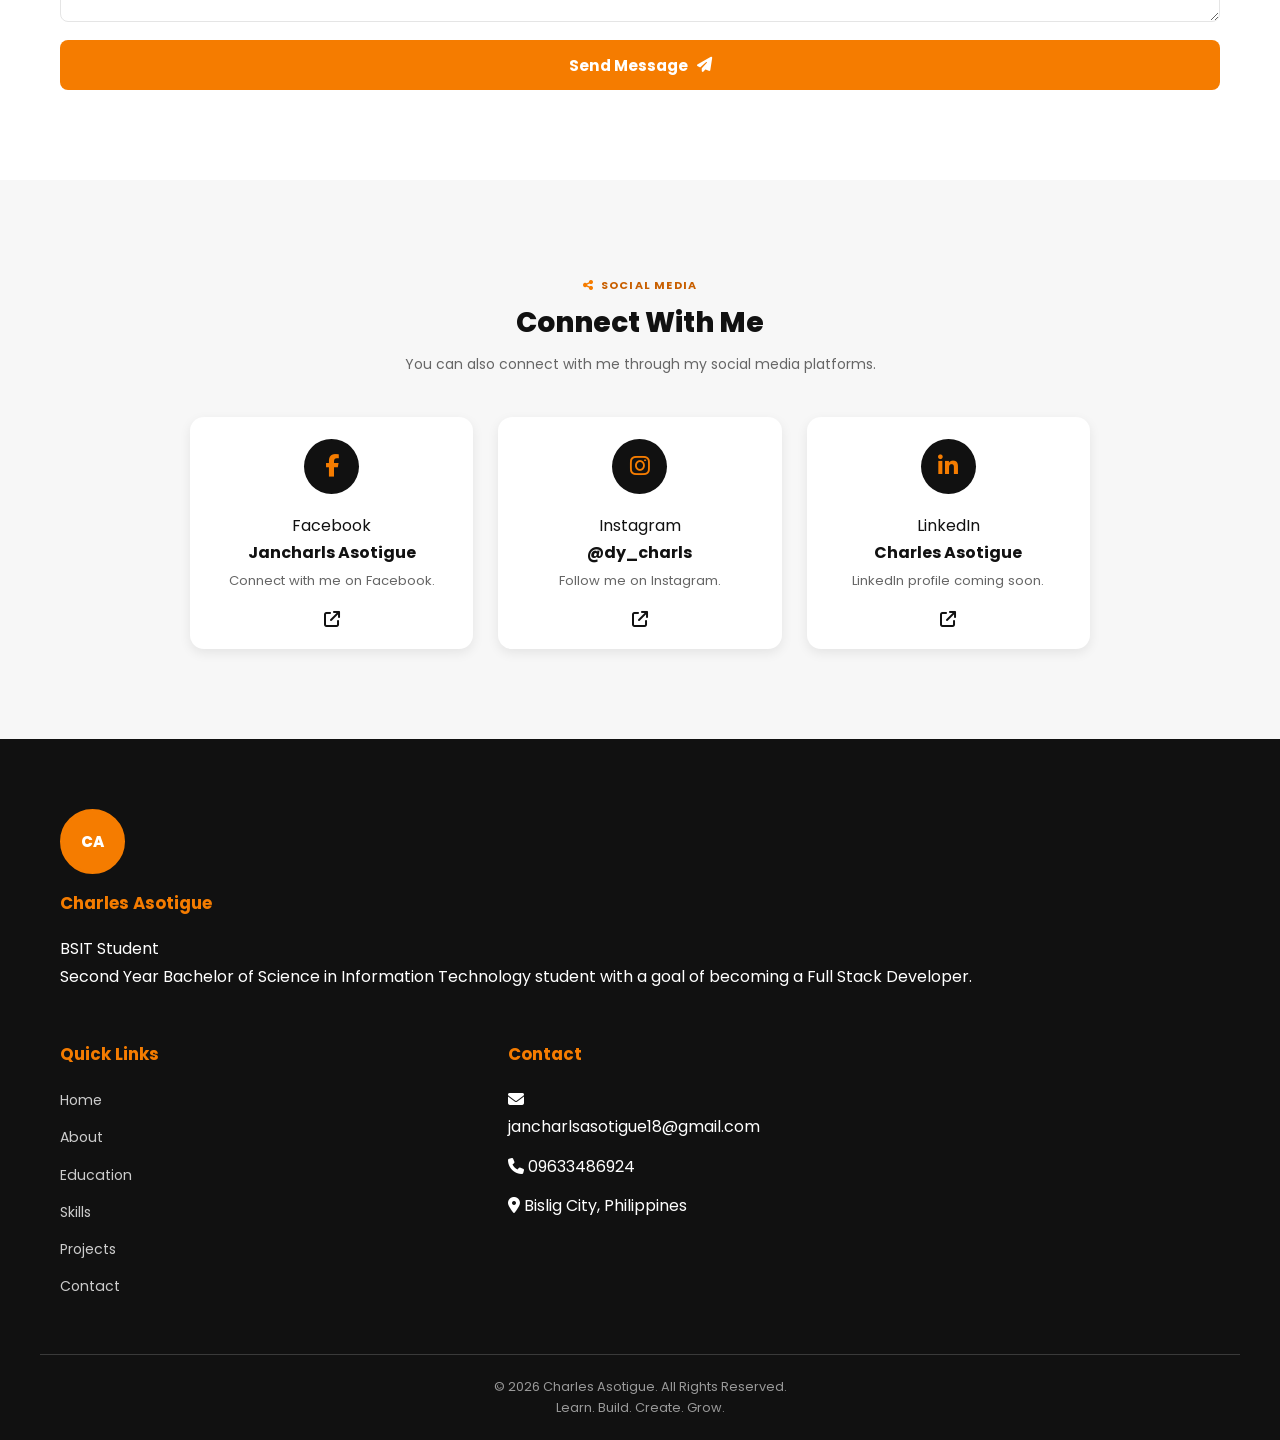
<file: contact.html>
<!DOCTYPE html>
<html lang="en">

<head>

    <meta charset="UTF-8">

    <meta
        name="viewport"
        content="width=device-width, initial-scale=1.0"
    >

    <meta
        name="description"
        content="Contact Charles Asotigue, a Second Year BSIT Student and aspiring Full Stack Developer."
    >

    <title>Contact | Charles Asotigue</title>


    <!-- Google Font -->

    <link
        href="https://fonts.googleapis.com/css2?family=Poppins:wght@300;400;500;600;700;800&display=swap"
        rel="stylesheet"
    >


    <!-- Font Awesome -->

    <link
        rel="stylesheet"
        href="https://cdnjs.cloudflare.com/ajax/libs/font-awesome/6.7.2/css/all.min.css"
    >


    <!-- Main CSS -->

    <link
        rel="stylesheet"
        href="css/style.css"
    >

</head>


<body>


<!-- =====================================================
     HEADER
     ===================================================== -->

<header class="main-header">

    <div class="container header-container">


        <!-- Brand -->

        <a
            href="index.html"
            class="brand"
        >

            <div class="brand-logo">
                CA
            </div>

            <div class="brand-text">

                <h1>
                    Charles Asotigue
                </h1>

                <span>
                    BSIT Student
                </span>

            </div>

        </a>



        <!-- Mobile Menu Button -->

        <button
            class="menu-toggle"
            id="menuToggle"
            type="button"
            aria-label="Open navigation menu"
            aria-expanded="false"
        >

            <i class="fas fa-bars"></i>

        </button>



        <!-- Navigation -->

        <nav
            class="main-nav"
            id="mainNav"
        >

            <a href="index.html">

                <i class="fas fa-house"></i>

                Home

            </a>


            <a href="about.html">

                <i class="fas fa-user"></i>

                About

            </a>


            <a href="education.html">

                <i class="fas fa-graduation-cap"></i>

                Education

            </a>


            <a href="skills.html">

                <i class="fas fa-code"></i>

                Skills

            </a>


            <a href="projects.html">

                <i class="fas fa-folder-open"></i>

                Projects

            </a>


            <a
                href="contact.html"
                class="active"
            >

                <i class="fas fa-envelope"></i>

                Contact

            </a>

        </nav>

    </div>

</header>



<!-- =====================================================
     PAGE HERO
     ===================================================== -->

<section class="page-hero">

    <div class="container page-hero-content">

        <span class="section-label">

            <i class="fas fa-paper-plane"></i>

            GET IN TOUCH

        </span>


        <h2>
            Contact Me
        </h2>


        <p>
            Have a question, project idea, or simply want
            to connect? Feel free to send me a message.
        </p>

    </div>

</section>



<!-- =====================================================
     CONTACT INTRO
     ===================================================== -->

<section class="contact-section">

    <div class="container">


        <div class="section-heading">

            <span class="section-label">

                <i class="fas fa-comments"></i>

                LET'S CONNECT

            </span>


            <h2>
                I'd Love to Hear From You
            </h2>


            <p>
                Whether you want to discuss a project,
                technology, or simply say hello, you can
                reach me through the information below.
            </p>

        </div>



        <!-- Contact Layout -->

        <div class="contact-layout">


            <!-- =================================================
                 CONTACT INFORMATION
                 ================================================= -->

            <div class="contact-info">


                <!-- Email -->

                <div class="contact-card">

                    <div class="contact-icon">

                        <i class="fas fa-envelope"></i>

                    </div>


                    <div class="contact-card-content">

                        <span>
                            Email
                        </span>

                        <h3>
                            jancharlsasotigue18@gmail.com
                        </h3>

                        <a
                            href="mailto:jancharlsasotigue18@gmail.com"
                        >

                            Send Email

                            <i class="fas fa-arrow-right"></i>

                        </a>

                    </div>

                </div>



                <!-- Phone -->

                <div class="contact-card">

                    <div class="contact-icon">

                        <i class="fas fa-phone"></i>

                    </div>


                    <div class="contact-card-content">

                        <span>
                            Phone
                        </span>

                        <h3>
                            09633486924
                        </h3>

                        <a
                            href="tel:09633486924"
                        >

                            Call Me

                            <i class="fas fa-arrow-right"></i>

                        </a>

                    </div>

                </div>



                <!-- Location -->

                <div class="contact-card">

                    <div class="contact-icon">

                        <i class="fas fa-location-dot"></i>

                    </div>


                    <div class="contact-card-content">

                        <span>
                            Location
                        </span>

                        <h3>
                            Bislig City, Philippines
                        </h3>

                        <p>
                            Available for online communication
                            and project discussions.
                        </p>

                    </div>

                </div>



                <!-- Career -->

                <div class="contact-card">

                    <div class="contact-icon">

                        <i class="fas fa-code"></i>

                    </div>


                    <div class="contact-card-content">

                        <span>
                            Career Goal
                        </span>

                        <h3>
                            Full Stack Developer
                        </h3>

                        <p>
                            Currently developing my skills as
                            a Second Year BSIT Student.
                        </p>

                    </div>

                </div>

            </div>



            <!-- =================================================
                 MESSAGE FORM
                 ================================================= -->

            <div class="contact-form-wrapper">

                <div class="form-header">

                    <span class="section-label">

                        <i class="fas fa-message"></i>

                        SEND A MESSAGE

                    </span>


                    <h2>
                        Let's Talk
                    </h2>


                    <p>
                        Fill out the form and leave your
                        message below.
                    </p>

                </div>


                <form
                    id="contactForm"
                    class="contact-form"
                >


                    <!-- Name -->

                    <div class="form-group">

                        <label for="name">

                            Full Name

                        </label>

                        <input
                            type="text"
                            id="name"
                            name="name"
                            placeholder="Enter your name"
                            required
                        >

                    </div>



                    <!-- Email -->

                    <div class="form-group">

                        <label for="email">

                            Email Address

                        </label>

                        <input
                            type="email"
                            id="email"
                            name="email"
                            placeholder="Enter your email"
                            required
                        >

                    </div>



                    <!-- Subject -->

                    <div class="form-group">

                        <label for="subject">

                            Subject

                        </label>

                        <input
                            type="text"
                            id="subject"
                            name="subject"
                            placeholder="Enter the subject"
                            required
                        >

                    </div>



                    <!-- Message -->

                    <div class="form-group">

                        <label for="message">

                            Message

                        </label>

                        <textarea
                            id="message"
                            name="message"
                            rows="6"
                            placeholder="Write your message here..."
                            required
                        ></textarea>

                    </div>



                    <!-- Submit -->

                    <button
                        type="submit"
                        class="submit-btn"
                    >

                        Send Message

                        <i class="fas fa-paper-plane"></i>

                    </button>


                    <!-- Form Message -->

                    <div
                        id="formMessage"
                        class="form-message"
                        aria-live="polite"
                    ></div>

                </form>

            </div>

        </div>

    </div>

  </section>
                    <!-- =====================================================
     SOCIAL MEDIA
     ===================================================== -->

<section class="social-section">

    <div class="container">

        <div class="section-heading">

            <span class="section-label">

                <i class="fas fa-share-nodes"></i>

                SOCIAL MEDIA

            </span>


            <h2>
                Connect With Me
            </h2>


            <p>
                You can also connect with me through my
                social media platforms.
            </p>

        </div>



        <div class="social-grid">


            <!-- =================================================
                 FACEBOOK
                 ================================================= -->

            <a
                href="https://www.facebook.com/jancharls.asotigue.3"
                class="social-card facebook"
                target="_blank"
                rel="noopener noreferrer"
            >

                <div class="social-icon">

                    <i class="fab fa-facebook-f"></i>

                </div>


                <div class="social-content">

                    <span>
                        Facebook
                    </span>

                    <h3>
                        Jancharls Asotigue
                    </h3>

                    <p>
                        Connect with me on Facebook.
                    </p>

                </div>


                <i class="fas fa-arrow-up-right-from-square social-arrow"></i>

            </a>



            <!-- =================================================
                 INSTAGRAM
                 ================================================= -->

            <a
                href="https://www.instagram.com/dy_charls?stkn=MXdoeDZrNmI0bHNieQ=="
                class="social-card instagram"
                target="_blank"
                rel="noopener noreferrer"
            >

                <div class="social-icon">

                    <i class="fab fa-instagram"></i>

                </div>


                <div class="social-content">

                    <span>
                        Instagram
                    </span>

                    <h3>
                        @dy_charls
                    </h3>

                    <p>
                        Follow me on Instagram.
                    </p>

                </div>


                <i class="fas fa-arrow-up-right-from-square social-arrow"></i>

            </a>



            <!-- =================================================
                 LINKEDIN
                 ================================================= -->

            <a
                href="#"
                class="social-card linkedin"
                target="_blank"
                rel="noopener noreferrer"
            >

                <div class="social-icon">

                    <i class="fab fa-linkedin-in"></i>

                </div>


                <div class="social-content">

                    <span>
                        LinkedIn
                    </span>

                    <h3>
                        Charles Asotigue
                    </h3>

                    <p>
                        LinkedIn profile coming soon.
                    </p>

                </div>


                <i class="fas fa-arrow-up-right-from-square social-arrow"></i>

            </a>

        </div>

    </div>

</section>
<!-- =====================================================
     FOOTER
     ===================================================== -->

<footer class="main-footer">

    <div class="container footer-container">


        <!-- Footer About -->

        <div class="footer-column">

            <div class="footer-brand">

                <div class="brand-logo">
                    CA
                </div>

                <div>

                    <h3>
                        Charles Asotigue
                    </h3>

                    <span>
                        BSIT Student
                    </span>

                </div>

            </div>


            <p>
                Second Year Bachelor of Science in
                Information Technology student with a goal
                of becoming a Full Stack Developer.
            </p>

        </div>



        <!-- Quick Links -->

        <div class="footer-column">

            <h3>
                Quick Links
            </h3>


            <ul class="footer-links">

                <li>
                    <a href="index.html">
                        Home
                    </a>
                </li>

                <li>
                    <a href="about.html">
                        About
                    </a>
                </li>

                <li>
                    <a href="education.html">
                        Education
                    </a>
                </li>

                <li>
                    <a href="skills.html">
                        Skills
                    </a>
                </li>

                <li>
                    <a href="projects.html">
                        Projects
                    </a>
                </li>

                <li>
                    <a href="contact.html">
                        Contact
                    </a>
                </li>

            </ul>

        </div>



        <!-- Contact Details -->

        <div class="footer-column">

            <h3>
                Contact
            </h3>


            <ul class="footer-contact">

                <li>

                    <i class="fas fa-envelope"></i>

                    <a
                        href="mailto:jancharlsasotigue18@gmail.com"
                    >
                        jancharlsasotigue18@gmail.com
                    </a>

                </li>


                <li>

                    <i class="fas fa-phone"></i>

                    <a
                        href="tel:09633486924"
                    >
                        09633486924
                    </a>

                </li>


                <li>

                    <i class="fas fa-location-dot"></i>

                    <span>
                        Bislig City, Philippines
                    </span>

                </li>

            </ul>

        </div>

    </div>



    <!-- Footer Bottom -->

    <div class="footer-bottom">

        <div class="container">

            <p>

                ©
                <span id="currentYear"></span>
                Charles Asotigue.
                All Rights Reserved.

            </p>


            <p>
                Learn. Build. Create. Grow.
            </p>

        </div>

    </div>

</footer>



<!-- =====================================================
     JAVASCRIPT
     ===================================================== -->

<script src="js/script.js"></script>


</body>

</html>
</file>
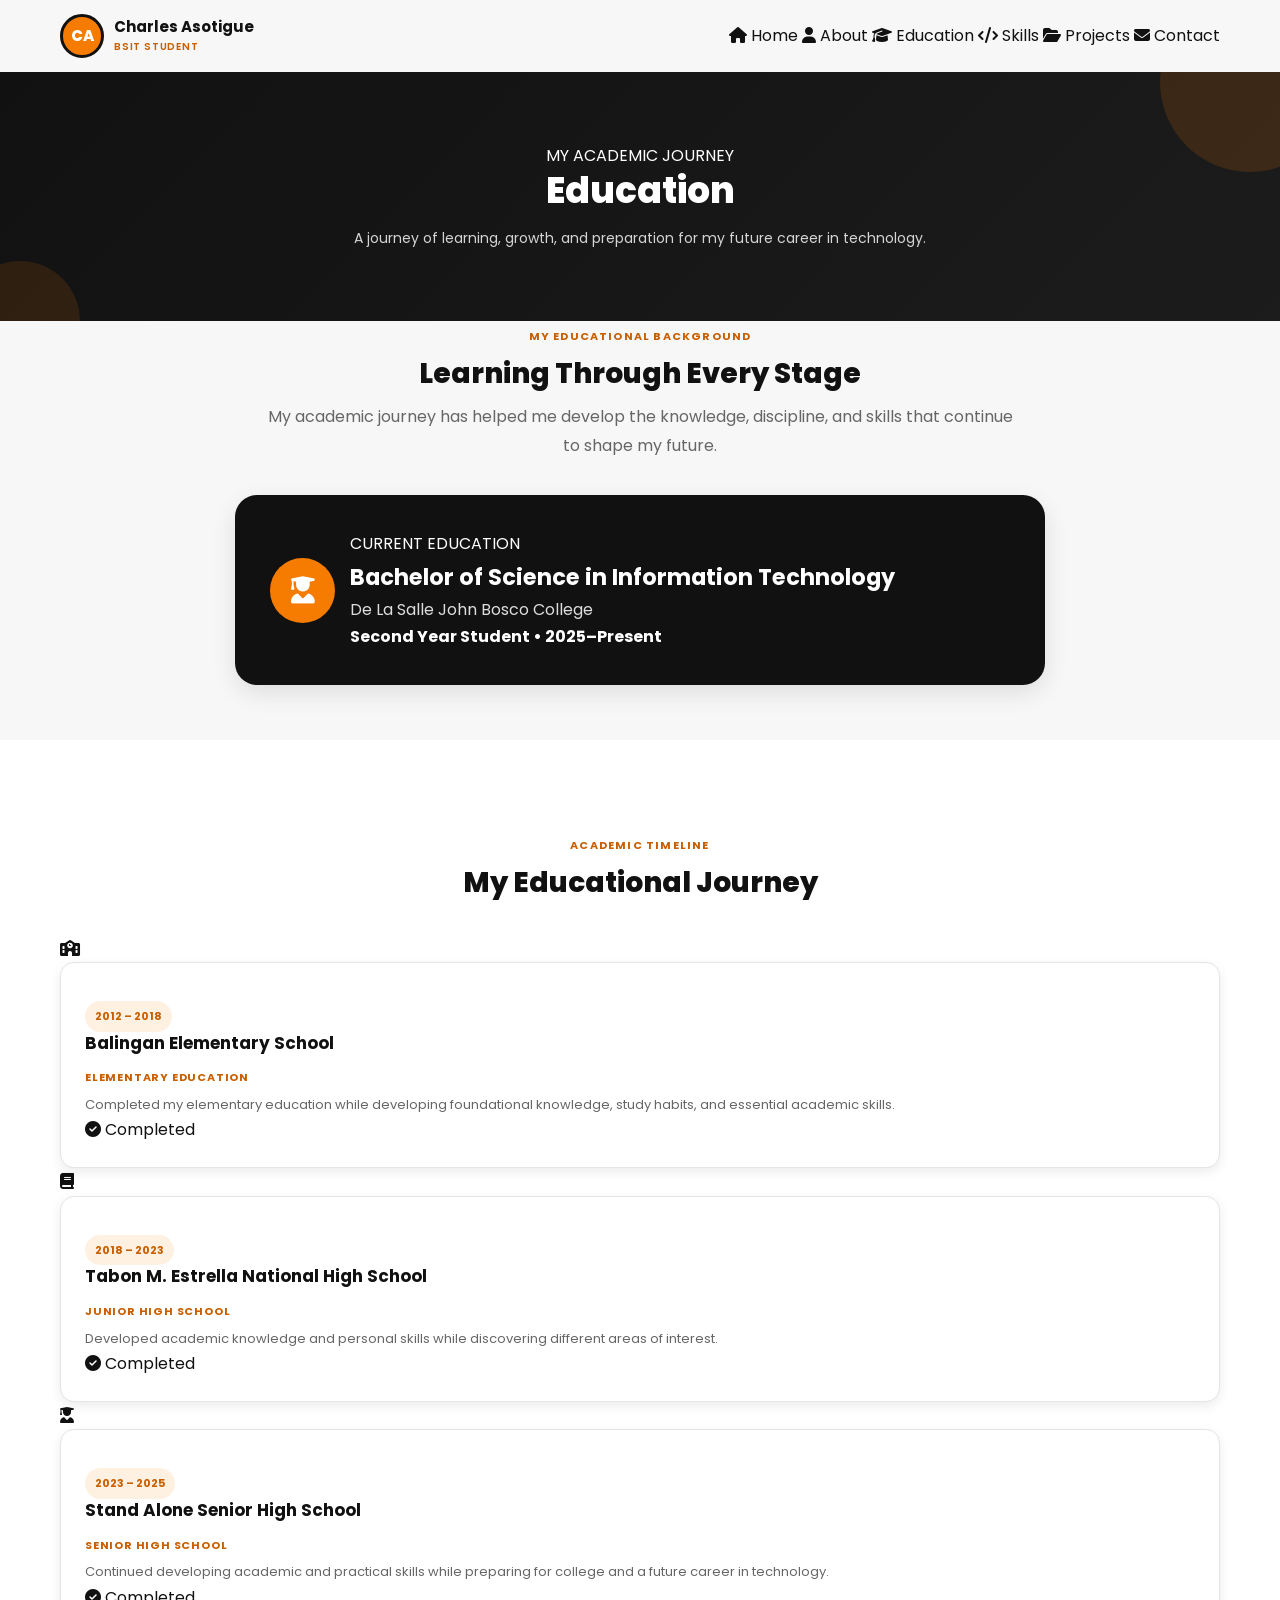
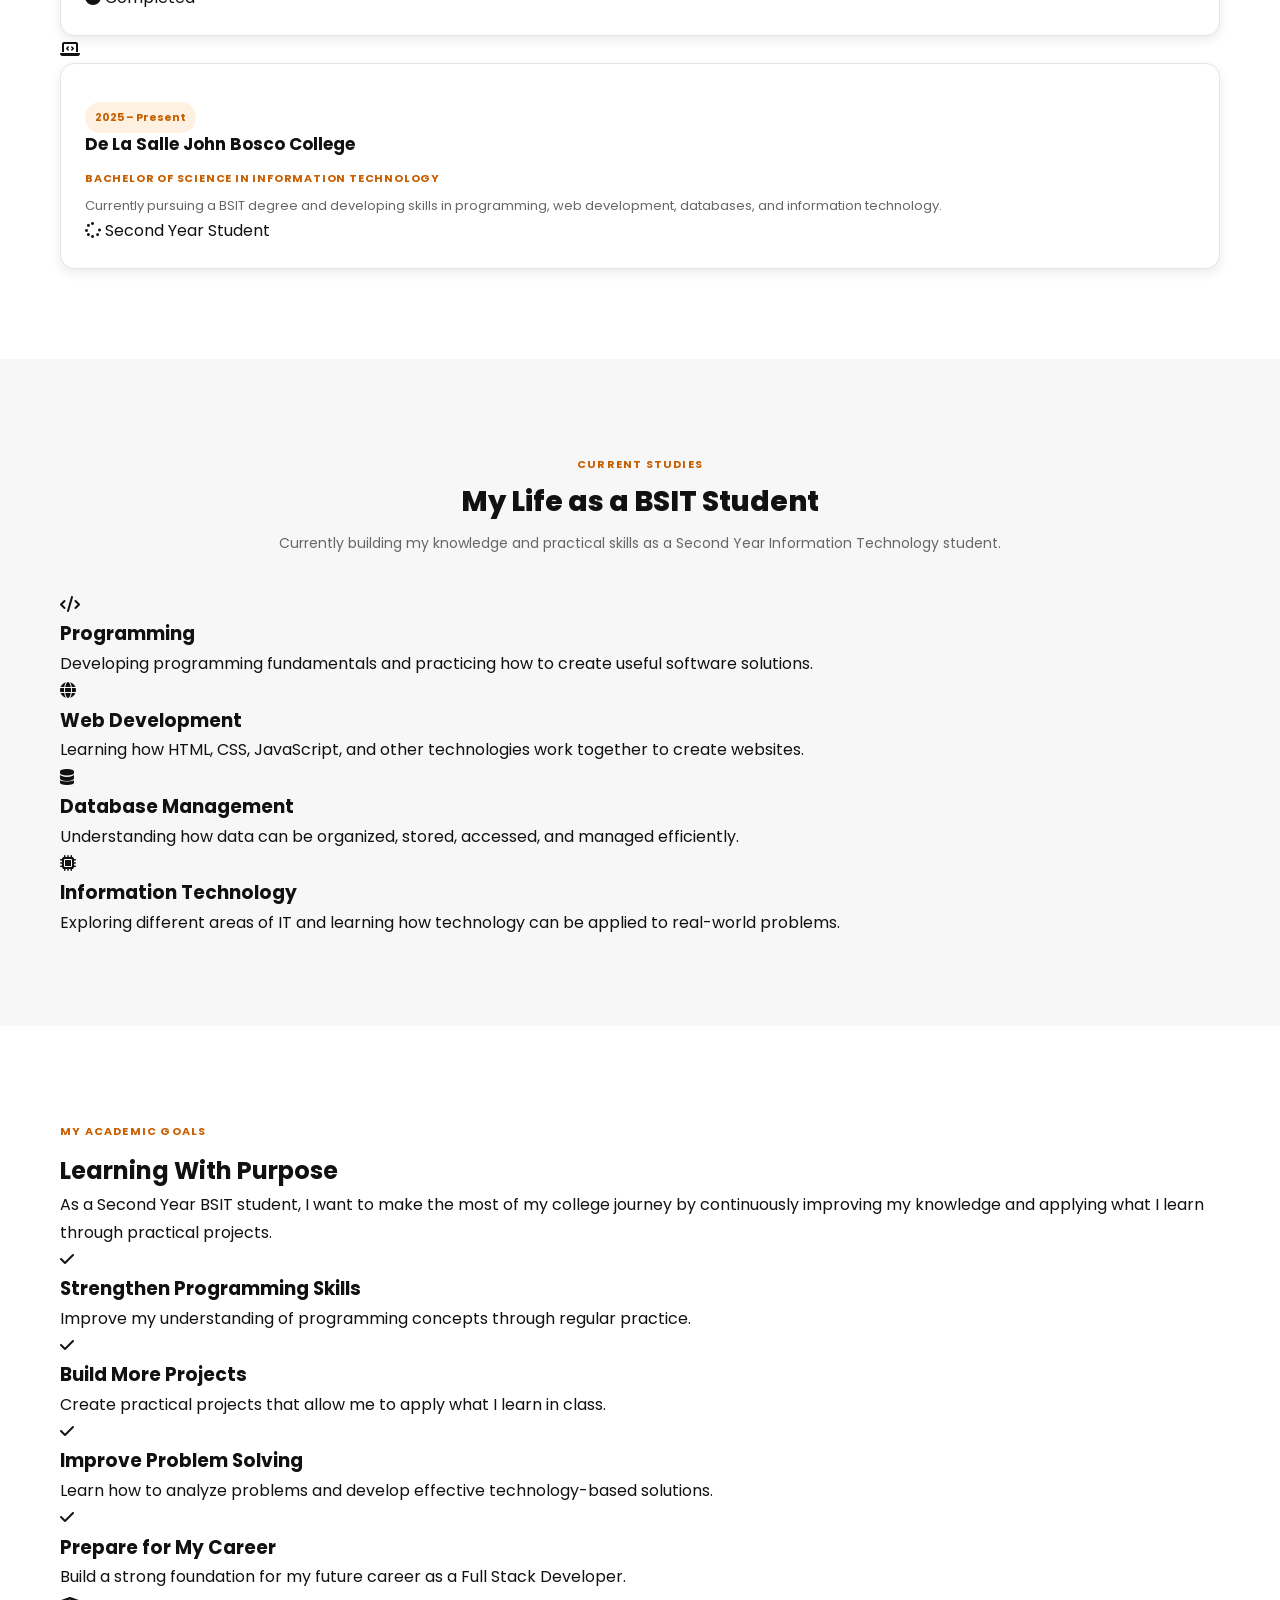
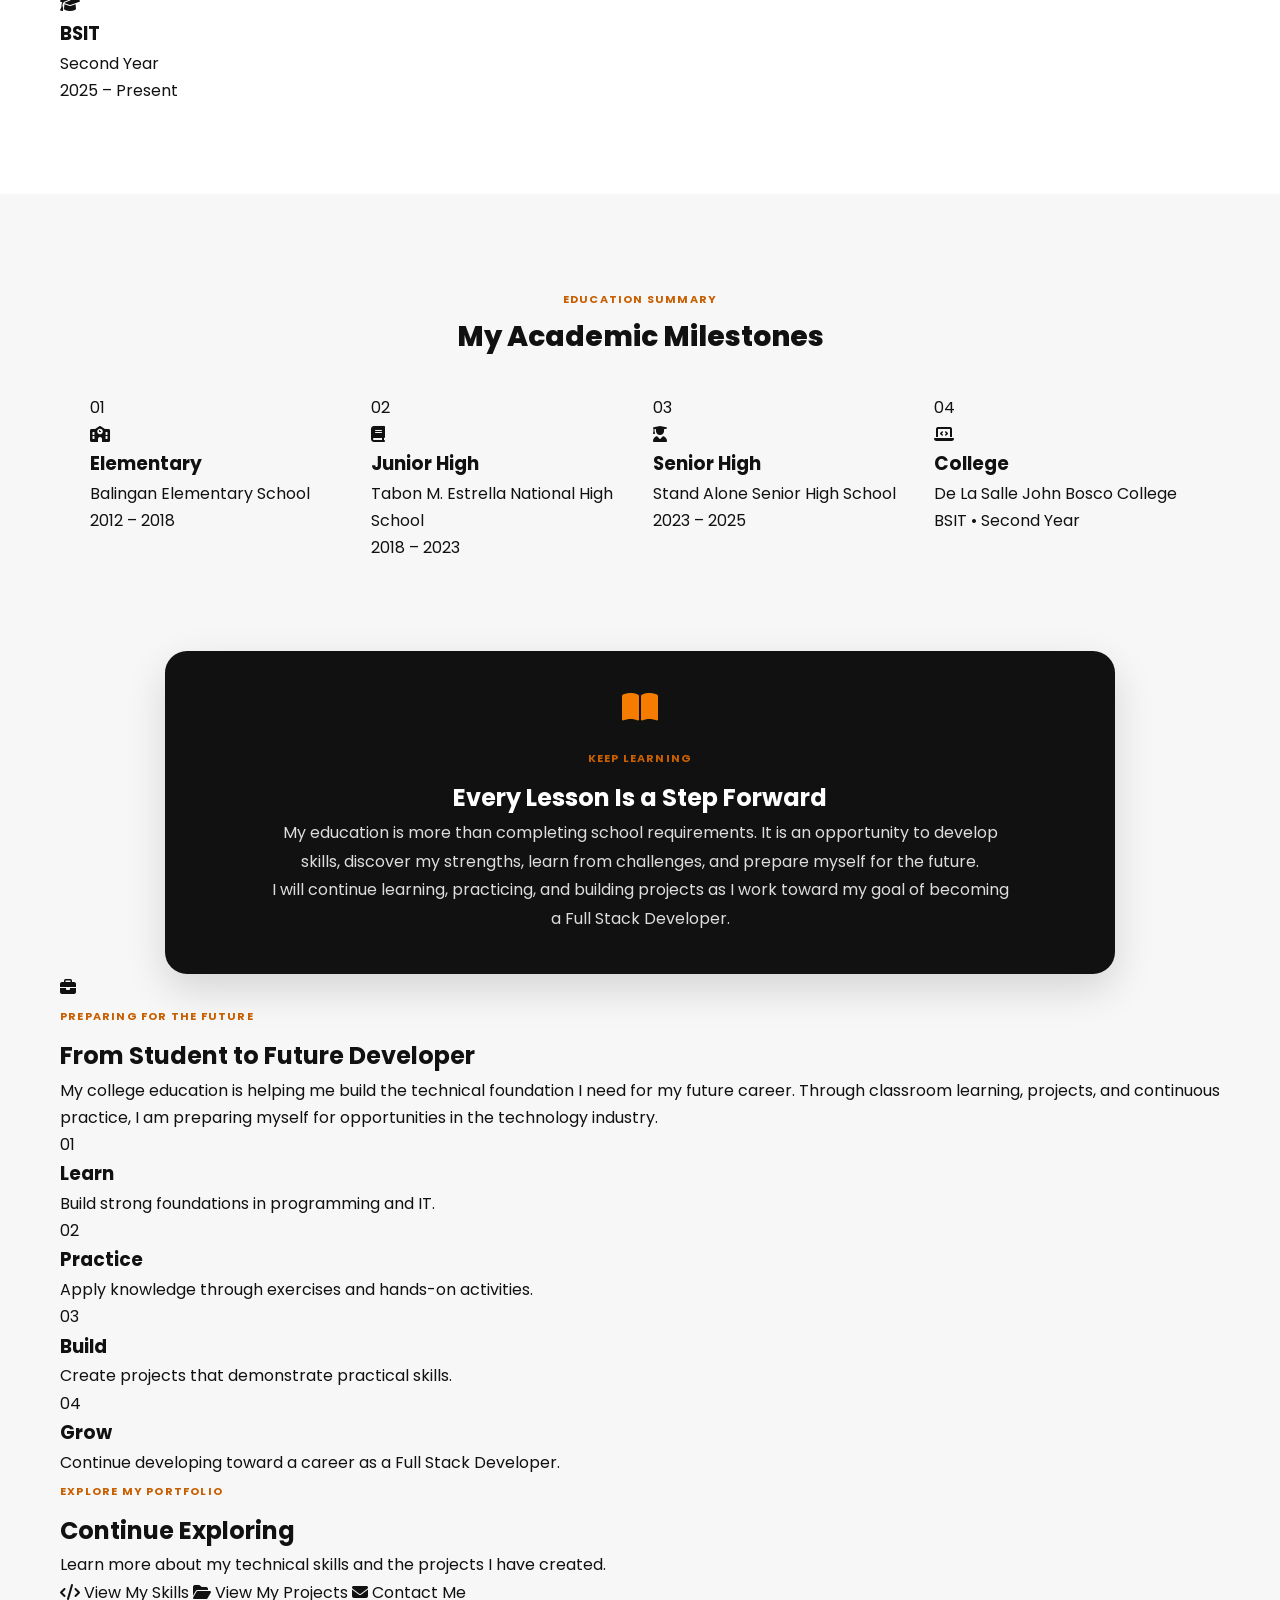
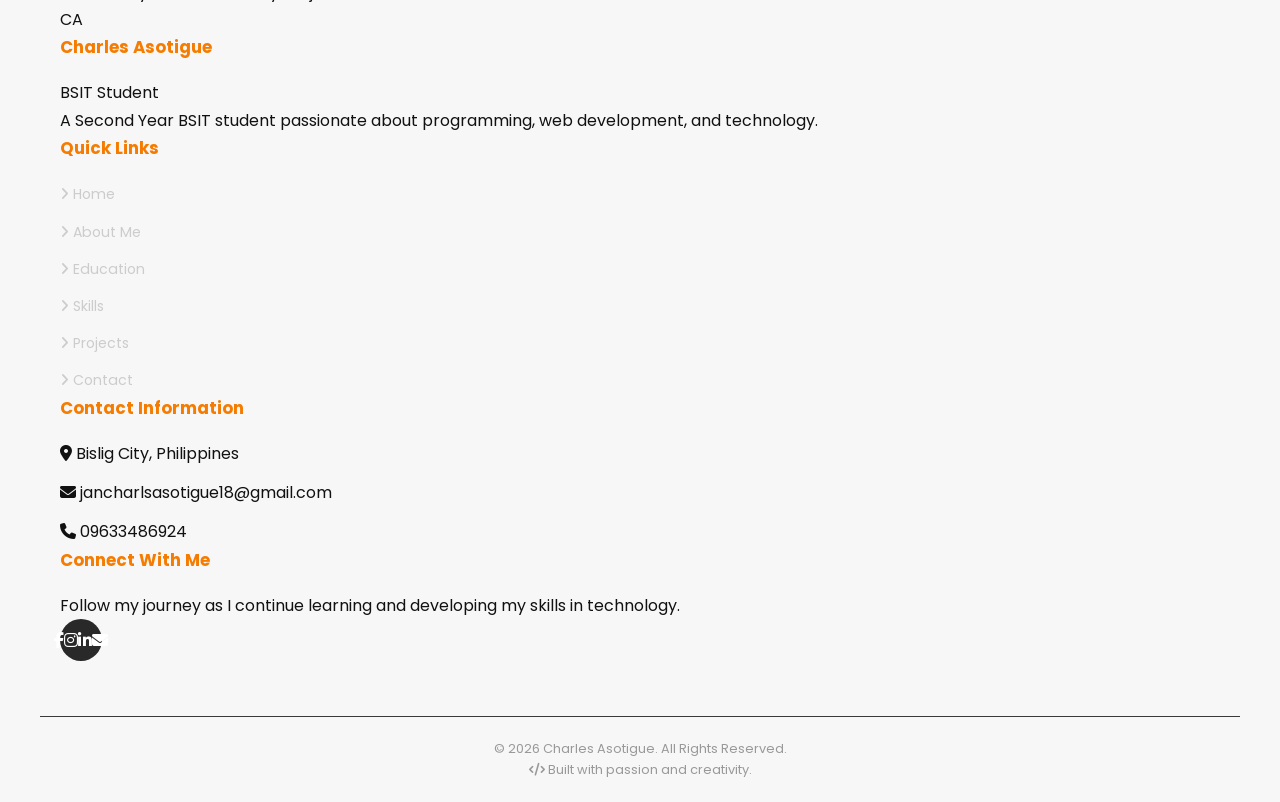
<file: education.html>
<!DOCTYPE html>
<html lang="en">

<head>

    <meta charset="UTF-8">

    <meta
        name="viewport"
        content="width=device-width, initial-scale=1.0"
    >

    <meta
        name="description"
        content="Education background of Charles Asotigue, Second Year BSIT Student."
    >

    <title>Education | Charles Asotigue</title>


    <!-- GOOGLE FONT -->

    <link
        rel="preconnect"
        href="https://fonts.googleapis.com"
    >

    <link
        rel="preconnect"
        href="https://fonts.gstatic.com"
        crossorigin
    >

    <link
        href="https://fonts.googleapis.com/css2?family=Poppins:wght@300;400;500;600;700;800&display=swap"
        rel="stylesheet"
    >


    <!-- FONT AWESOME -->

    <link
        rel="stylesheet"
        href="https://cdnjs.cloudflare.com/ajax/libs/font-awesome/6.7.2/css/all.min.css"
    >


    <!-- MAIN CSS -->

    <link
        rel="stylesheet"
        href="css/style.css"
    >

</head>


<body>


<!-- =========================================
     HEADER
     ========================================= -->

<header class="header">

    <div class="container header-container">


        <!-- BRAND -->

        <a
            href="index.html"
            class="brand"
        >

            <div class="brand-logo">
                CA
            </div>

            <div class="brand-text">

                <h1>
                    Charles Asotigue
                </h1>

                <span>
                    BSIT Student
                </span>

            </div>

        </a>


        <!-- HAMBURGER -->

        


        <!-- NAVIGATION -->

        <nav
            class="navigation"
            id="navigation"
        >

            <a href="index.html">

                <i class="fas fa-house"></i>

                Home

            </a>


            <a href="about.html">

                <i class="fas fa-user"></i>

                About

            </a>


            <a
                href="education.html"
                class="active"
            >

                <i class="fas fa-graduation-cap"></i>

                Education

            </a>


            <a href="skills.html">

                <i class="fas fa-code"></i>

                Skills

            </a>


            <a href="projects.html">

                <i class="fas fa-folder-open"></i>

                Projects

            </a>


            <a href="contact.html">

                <i class="fas fa-envelope"></i>

                Contact

            </a>

        </nav>

    </div>

</header>



<!-- =========================================
     PAGE HERO
     ========================================= -->

<main>

<section class="page-hero">

    <div class="container">

        <div class="page-hero-content">

            <span class="page-label">
                MY ACADEMIC JOURNEY
            </span>

            <h2>
                Education
            </h2>

            <p>
                A journey of learning, growth, and preparation
                for my future career in technology.
            </p>

        </div>

    </div>

</section>



<!-- =========================================
     EDUCATION INTRO
     ========================================= -->

<section class="education-intro">

    <div class="container">

        <div class="section-heading">

            <span class="section-label">
                MY EDUCATIONAL BACKGROUND
            </span>

            <h2>
                Learning Through Every Stage
            </h2>

            <p>
                My academic journey has helped me develop the
                knowledge, discipline, and skills that continue
                to shape my future.
            </p>

        </div>


        <div class="education-highlight">

            <div class="education-highlight-icon">

                <i class="fas fa-user-graduate"></i>

            </div>

            <div class="education-highlight-content">

                <span>
                    CURRENT EDUCATION
                </span>

                <h3>
                    Bachelor of Science in Information Technology
                </h3>

                <p>
                    De La Salle John Bosco College
                </p>

                <strong>
                    Second Year Student • 2025–Present
                </strong>

            </div>

        </div>

    </div>

</section>



<!-- =========================================
     EDUCATION TIMELINE
     ========================================= -->

<section class="education-section">

    <div class="container">

        <div class="section-heading">

            <span class="section-label">
                ACADEMIC TIMELINE
            </span>

            <h2>
                My Educational Journey
            </h2>

        </div>


        <div class="education-timeline">


            <!-- ELEMENTARY -->

            <div class="education-item">

                <div class="education-marker">

                    <i class="fas fa-school"></i>

                </div>


                <div class="education-card">

                    <div class="education-year">
                        2012 – 2018
                    </div>

                    <h3>
                        Balingan Elementary School
                    </h3>

                    <span class="education-level">
                        Elementary Education
                    </span>

                    <p>
                        Completed my elementary education while
                        developing foundational knowledge, study
                        habits, and essential academic skills.
                    </p>

                    <div class="education-status">

                        <i class="fas fa-check-circle"></i>

                        Completed

                    </div>

                </div>

            </div>



            <!-- JUNIOR HIGH -->

            <div class="education-item">

                <div class="education-marker">

                    <i class="fas fa-book"></i>

                </div>


                <div class="education-card">

                    <div class="education-year">
                        2018 – 2023
                    </div>

                    <h3>
                        Tabon M. Estrella National High School
                    </h3>

                    <span class="education-level">
                        Junior High School
                    </span>

                    <p>
                        Developed academic knowledge and personal
                        skills while discovering different areas
                        of interest.
                    </p>

                    <div class="education-status">

                        <i class="fas fa-check-circle"></i>

                        Completed

                    </div>

                </div>

            </div>



            <!-- SENIOR HIGH -->

            <div class="education-item">

                <div class="education-marker">

                    <i class="fas fa-user-graduate"></i>

                </div>


                <div class="education-card">

                    <div class="education-year">
                        2023 – 2025
                    </div>

                    <h3>
                        Stand Alone Senior High School
                    </h3>

                    <span class="education-level">
                        Senior High School
                    </span>

                    <p>
                        Continued developing academic and practical
                        skills while preparing for college and a
                        future career in technology.
                    </p>

                    <div class="education-status">

                        <i class="fas fa-check-circle"></i>

                        Completed

                    </div>

                </div>

            </div>



            <!-- COLLEGE -->

            <div class="education-item current">

                <div class="education-marker">

                    <i class="fas fa-laptop-code"></i>

                </div>


                <div class="education-card">

                    <div class="education-year">
                        2025 – Present
                    </div>

                    <h3>
                        De La Salle John Bosco College
                    </h3>

                    <span class="education-level">
                        Bachelor of Science in Information Technology
                    </span>

                    <p>
                        Currently pursuing a BSIT degree and
                        developing skills in programming, web
                        development, databases, and information
                        technology.
                    </p>

                    <div class="education-status current-status">

                        <i class="fas fa-spinner"></i>

                        Second Year Student

                    </div>

                </div>

            </div>


        </div>

    </div>

</section>
<!-- =========================================
     CURRENT STUDIES
     ========================================= -->

<section class="current-studies-section">

    <div class="container">

        <div class="section-heading">

            <span class="section-label">
                CURRENT STUDIES
            </span>

            <h2>
                My Life as a BSIT Student
            </h2>

            <p>
                Currently building my knowledge and practical
                skills as a Second Year Information Technology student.
            </p>

        </div>


        <div class="studies-grid">


            <!-- PROGRAMMING -->

            <div class="study-card">

                <div class="study-icon">
                    <i class="fas fa-code"></i>
                </div>

                <h3>
                    Programming
                </h3>

                <p>
                    Developing programming fundamentals and
                    practicing how to create useful software
                    solutions.
                </p>

            </div>


            <!-- WEB DEVELOPMENT -->

            <div class="study-card">

                <div class="study-icon">
                    <i class="fas fa-globe"></i>
                </div>

                <h3>
                    Web Development
                </h3>

                <p>
                    Learning how HTML, CSS, JavaScript, and other
                    technologies work together to create websites.
                </p>

            </div>


            <!-- DATABASE -->

            <div class="study-card">

                <div class="study-icon">
                    <i class="fas fa-database"></i>
                </div>

                <h3>
                    Database Management
                </h3>

                <p>
                    Understanding how data can be organized,
                    stored, accessed, and managed efficiently.
                </p>

            </div>


            <!-- TECHNOLOGY -->

            <div class="study-card">

                <div class="study-icon">
                    <i class="fas fa-microchip"></i>
                </div>

                <h3>
                    Information Technology
                </h3>

                <p>
                    Exploring different areas of IT and learning
                    how technology can be applied to real-world
                    problems.
                </p>

            </div>

        </div>

    </div>

</section>



<!-- =========================================
     ACADEMIC GOALS
     ========================================= -->

<section class="academic-goals-section">

    <div class="container">

        <div class="academic-goals-card">


            <div class="academic-goals-content">

                <span class="section-label">
                    MY ACADEMIC GOALS
                </span>

                <h2>
                    Learning With Purpose
                </h2>

                <p>
                    As a Second Year BSIT student, I want to make
                    the most of my college journey by continuously
                    improving my knowledge and applying what I learn
                    through practical projects.
                </p>

                <div class="goal-list">


                    <div class="goal-list-item">

                        <div class="goal-list-icon">
                            <i class="fas fa-check"></i>
                        </div>

                        <div>

                            <h3>
                                Strengthen Programming Skills
                            </h3>

                            <p>
                                Improve my understanding of programming
                                concepts through regular practice.
                            </p>

                        </div>

                    </div>


                    <div class="goal-list-item">

                        <div class="goal-list-icon">
                            <i class="fas fa-check"></i>
                        </div>

                        <div>

                            <h3>
                                Build More Projects
                            </h3>

                            <p>
                                Create practical projects that allow me
                                to apply what I learn in class.
                            </p>

                        </div>

                    </div>


                    <div class="goal-list-item">

                        <div class="goal-list-icon">
                            <i class="fas fa-check"></i>
                        </div>

                        <div>

                            <h3>
                                Improve Problem Solving
                            </h3>

                            <p>
                                Learn how to analyze problems and develop
                                effective technology-based solutions.
                            </p>

                        </div>

                    </div>


                    <div class="goal-list-item">

                        <div class="goal-list-icon">
                            <i class="fas fa-check"></i>
                        </div>

                        <div>

                            <h3>
                                Prepare for My Career
                            </h3>

                            <p>
                                Build a strong foundation for my future
                                career as a Full Stack Developer.
                            </p>

                        </div>

                    </div>

                </div>

            </div>


            <div class="academic-goals-visual">

                <div class="goal-circle">

                    <i class="fas fa-graduation-cap"></i>

                </div>

                <h3>
                    BSIT
                </h3>

                <p>
                    Second Year
                </p>

                <span>
                    2025 – Present
                </span>

            </div>


        </div>

    </div>

</section>



<!-- =========================================
     EDUCATION SUMMARY
     ========================================= -->

<section class="education-summary-section">

    <div class="container">

        <div class="section-heading">

            <span class="section-label">
                EDUCATION SUMMARY
            </span>

            <h2>
                My Academic Milestones
            </h2>

        </div>


        <div class="education-summary-grid">


            <div class="summary-card">

                <div class="summary-number">
                    01
                </div>

                <div class="summary-icon">
                    <i class="fas fa-school"></i>
                </div>

                <h3>
                    Elementary
                </h3>

                <p>
                    Balingan Elementary School
                </p>

                <span>
                    2012 – 2018
                </span>

            </div>


            <div class="summary-card">

                <div class="summary-number">
                    02
                </div>

                <div class="summary-icon">
                    <i class="fas fa-book"></i>
                </div>

                <h3>
                    Junior High
                </h3>

                <p>
                    Tabon M. Estrella National High School
                </p>

                <span>
                    2018 – 2023
                </span>

            </div>


            <div class="summary-card">

                <div class="summary-number">
                    03
                </div>

                <div class="summary-icon">
                    <i class="fas fa-user-graduate"></i>
                </div>

                <h3>
                    Senior High
                </h3>

                <p>
                    Stand Alone Senior High School
                </p>

                <span>
                    2023 – 2025
                </span>

            </div>


            <div class="summary-card current-summary">

                <div class="summary-number">
                    04
                </div>

                <div class="summary-icon">
                    <i class="fas fa-laptop-code"></i>
                </div>

                <h3>
                    College
                </h3>

                <p>
                    De La Salle John Bosco College
                </p>

                <span>
                    BSIT • Second Year
                </span>

            </div>


        </div>

    </div>

</section>



<!-- =========================================
     EDUCATION MOTIVATION
     ========================================= -->

<section class="education-motivation">

    <div class="container">

        <div class="motivation-card">

            <div class="motivation-icon">

                <i class="fas fa-book-open"></i>

            </div>

            <div class="motivation-content">

                <span class="section-label">
                    KEEP LEARNING
                </span>

                <h2>
                    Every Lesson Is a Step Forward
                </h2>

                <p>
                    My education is more than completing school
                    requirements. It is an opportunity to develop
                    skills, discover my strengths, learn from
                    challenges, and prepare myself for the future.
                </p>

                <p>
                    I will continue learning, practicing, and
                    building projects as I work toward my goal
                    of becoming a Full Stack Developer.
                </p>

            </div>

        </div>

    </div>

</section>
<!-- =========================================
     CAREER PREPARATION
     ========================================= -->

<section class="career-preparation-section">

    <div class="container">

        <div class="career-preparation-card">

            <div class="career-preparation-icon">

                <i class="fas fa-briefcase"></i>

            </div>


            <div class="career-preparation-content">

                <span class="section-label">
                    PREPARING FOR THE FUTURE
                </span>

                <h2>
                    From Student to Future Developer
                </h2>

                <p>
                    My college education is helping me build the
                    technical foundation I need for my future career.
                    Through classroom learning, projects, and
                    continuous practice, I am preparing myself for
                    opportunities in the technology industry.
                </p>


                <div class="career-roadmap">

                    <div class="roadmap-item">

                        <span class="roadmap-number">
                            01
                        </span>

                        <div>

                            <h3>
                                Learn
                            </h3>

                            <p>
                                Build strong foundations in
                                programming and IT.
                            </p>

                        </div>

                    </div>


                    <div class="roadmap-item">

                        <span class="roadmap-number">
                            02
                        </span>

                        <div>

                            <h3>
                                Practice
                            </h3>

                            <p>
                                Apply knowledge through exercises
                                and hands-on activities.
                            </p>

                        </div>

                    </div>


                    <div class="roadmap-item">

                        <span class="roadmap-number">
                            03
                        </span>

                        <div>

                            <h3>
                                Build
                            </h3>

                            <p>
                                Create projects that demonstrate
                                practical skills.
                            </p>

                        </div>

                    </div>


                    <div class="roadmap-item">

                        <span class="roadmap-number">
                            04
                        </span>

                        <div>

                            <h3>
                                Grow
                            </h3>

                            <p>
                                Continue developing toward a career
                                as a Full Stack Developer.
                            </p>

                        </div>

                    </div>

                </div>

            </div>

        </div>

    </div>

</section>



<!-- =========================================
     NAVIGATION ACTIONS
     ========================================= -->

<section class="education-actions">

    <div class="container">

        <div class="actions-content">

            <span class="section-label">
                EXPLORE MY PORTFOLIO
            </span>

            <h2>
                Continue Exploring
            </h2>

            <p>
                Learn more about my technical skills and the
                projects I have created.
            </p>


            <div class="action-buttons">

                <a
                    href="skills.html"
                    class="btn btn-primary"
                >

                    <i class="fas fa-code"></i>

                    View My Skills

                </a>


                <a
                    href="projects.html"
                    class="btn btn-outline"
                >

                    <i class="fas fa-folder-open"></i>

                    View My Projects

                </a>


                <a
                    href="contact.html"
                    class="btn btn-dark"
                >

                    <i class="fas fa-envelope"></i>

                    Contact Me

                </a>

            </div>

        </div>

    </div>

</section>



</main>



<!-- =========================================
     FOOTER
     ========================================= -->

<footer class="footer">

    <div class="container">

        <div class="footer-grid">


            <!-- FOOTER ABOUT -->

            <div class="footer-column">

                <div class="footer-brand">

                    <div class="footer-logo">
                        CA
                    </div>

                    <div>

                        <h3>
                            Charles Asotigue
                        </h3>

                        <span>
                            BSIT Student
                        </span>

                    </div>

                </div>

                <p>
                    A Second Year BSIT student passionate about
                    programming, web development, and technology.
                </p>

            </div>


            <!-- QUICK LINKS -->

            <div class="footer-column">

                <h3>
                    Quick Links
                </h3>

                <ul class="footer-links">

                    <li>
                        <a href="index.html">
                            <i class="fas fa-angle-right"></i>
                            Home
                        </a>
                    </li>

                    <li>
                        <a href="about.html">
                            <i class="fas fa-angle-right"></i>
                            About Me
                        </a>
                    </li>

                    <li>
                        <a href="education.html">
                            <i class="fas fa-angle-right"></i>
                            Education
                        </a>
                    </li>

                    <li>
                        <a href="skills.html">
                            <i class="fas fa-angle-right"></i>
                            Skills
                        </a>
                    </li>

                    <li>
                        <a href="projects.html">
                            <i class="fas fa-angle-right"></i>
                            Projects
                        </a>
                    </li>

                    <li>
                        <a href="contact.html">
                            <i class="fas fa-angle-right"></i>
                            Contact
                        </a>
                    </li>

                </ul>

            </div>


            <!-- CONTACT -->

            <div class="footer-column">

                <h3>
                    Contact Information
                </h3>

                <ul class="footer-contact">

                    <li>

                        <i class="fas fa-map-marker-alt"></i>

                        <span>
                            Bislig City, Philippines
                        </span>

                    </li>

                    <li>

                        <i class="fas fa-envelope"></i>

                        <a href="mailto:jancharlsasotigue18@gmail.com">
                            jancharlsasotigue18@gmail.com
                        </a>

                    </li>

                    <li>

                        <i class="fas fa-phone"></i>

                        <a href="tel:09633486924">
                            09633486924
                        </a>

                    </li>

                </ul>

            </div>


            <!-- SOCIAL MEDIA -->

            <div class="footer-column">

                <h3>
                    Connect With Me
                </h3>

                <p>
                    Follow my journey as I continue learning
                    and developing my skills in technology.
                </p>

                <div class="footer-social">

                    <a
                        href="#"
                        aria-label="Facebook"
                    >
                        <i class="fab fa-facebook-f"></i>
                    </a>

                    <a
                        href="#"
                        aria-label="Instagram"
                    >
                        <i class="fab fa-instagram"></i>
                    </a>

                    <a
                        href="#"
                        aria-label="LinkedIn"
                    >
                        <i class="fab fa-linkedin-in"></i>
                    </a>

                    <a
                        href="mailto:jancharlsasotigue18@gmail.com"
                        aria-label="Email"
                    >
                        <i class="fas fa-envelope"></i>
                    </a>

                </div>

            </div>

        </div>

    </div>


    <!-- FOOTER BOTTOM -->

    <div class="footer-bottom">

        <div class="container">

            <div class="footer-bottom-content">

                <p>

                    ©
                    <span id="currentYear"></span>
                    Charles Asotigue.
                    All Rights Reserved.

                </p>

                <p>

                    <i class="fas fa-code"></i>

                    Built with passion and creativity.

                </p>

            </div>

        </div>

    </div>

</footer>



<!-- =========================================
     JAVASCRIPT
     ========================================= -->

<script src="js/script.js"></script>


</body>

                  </html>
</file>
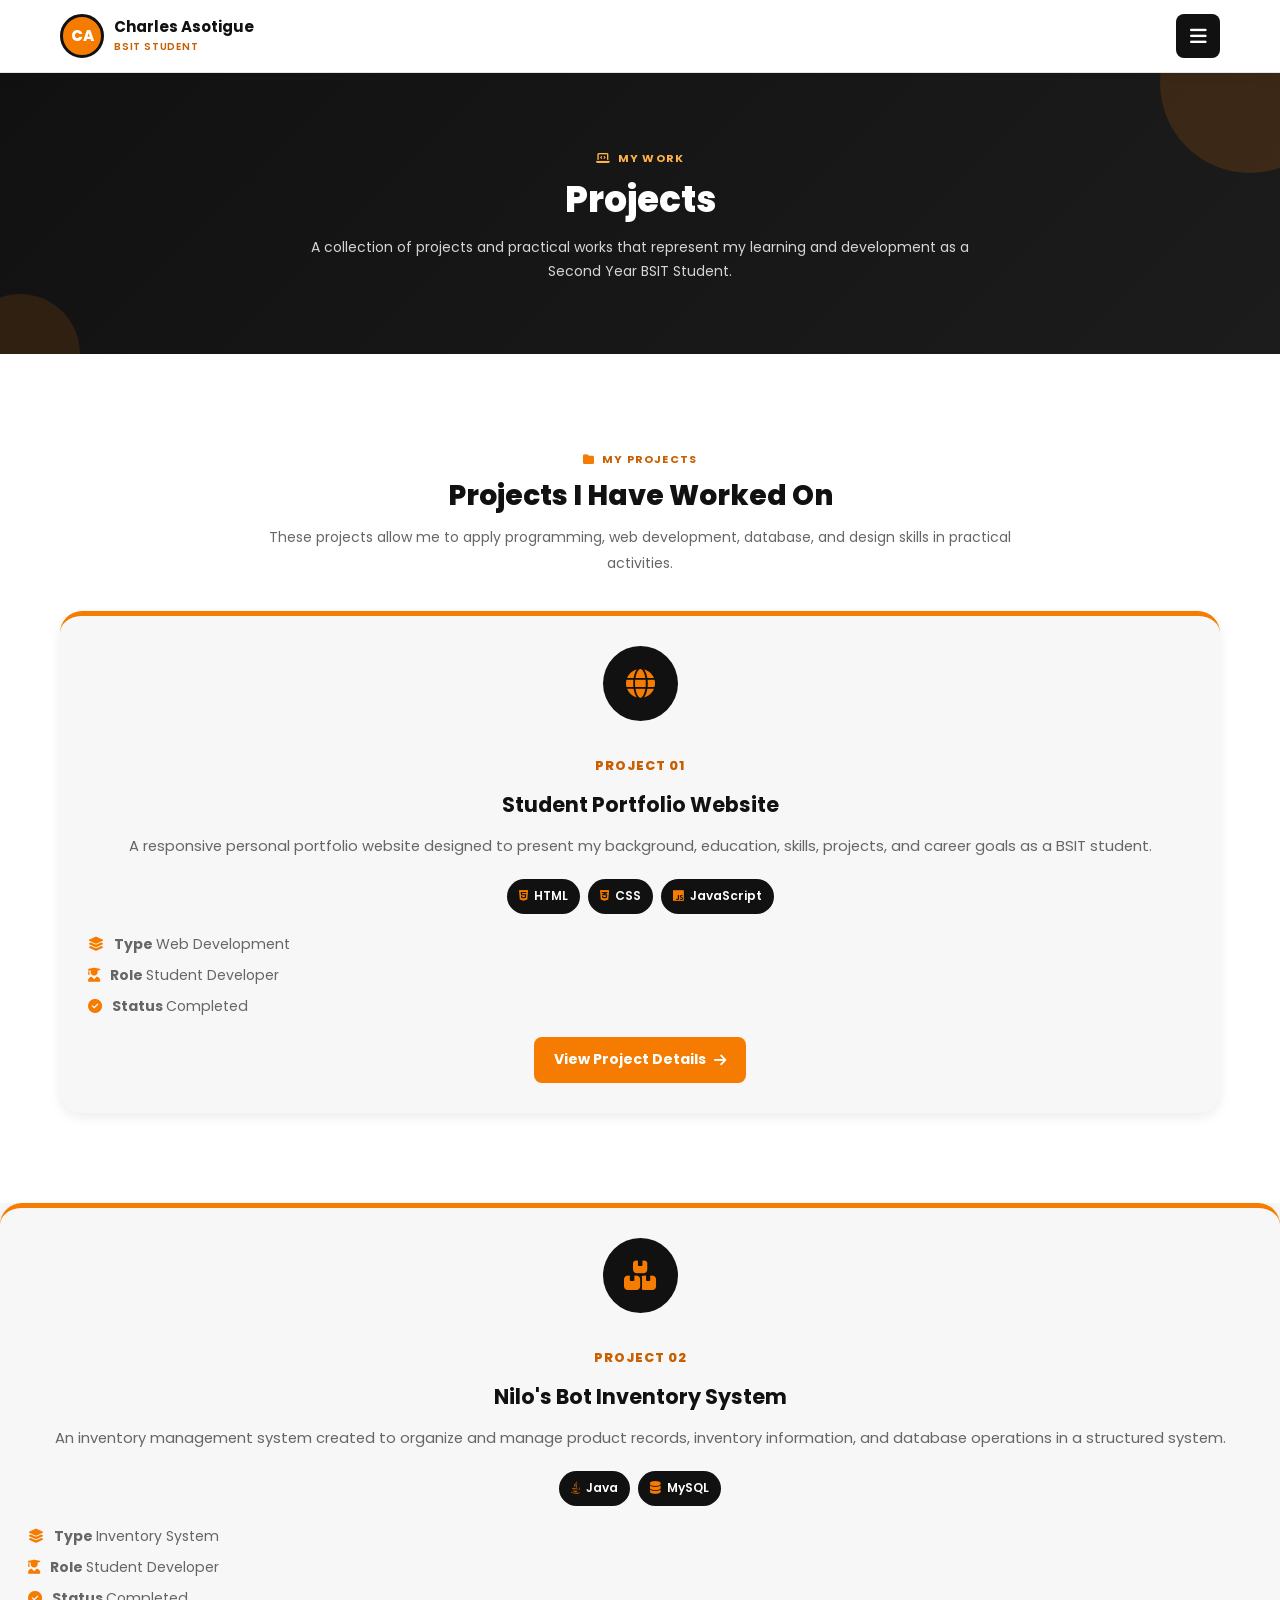
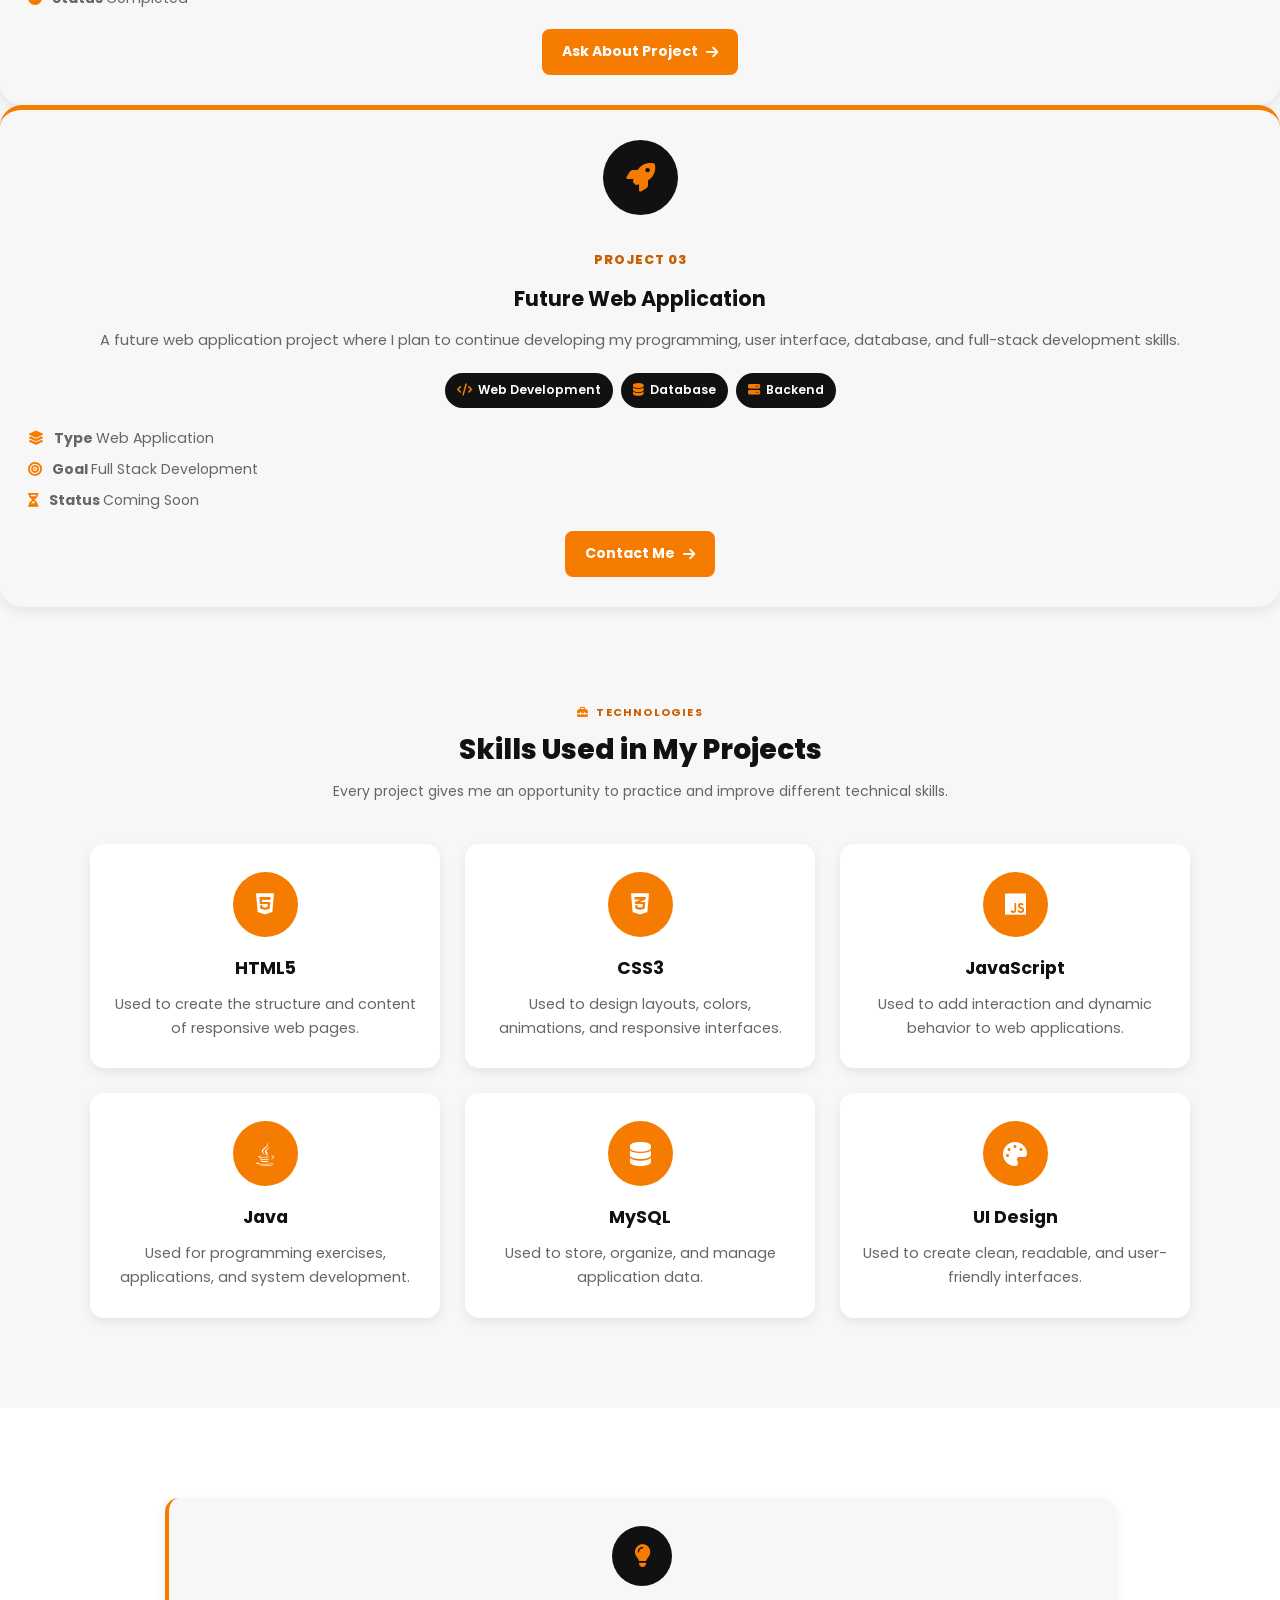
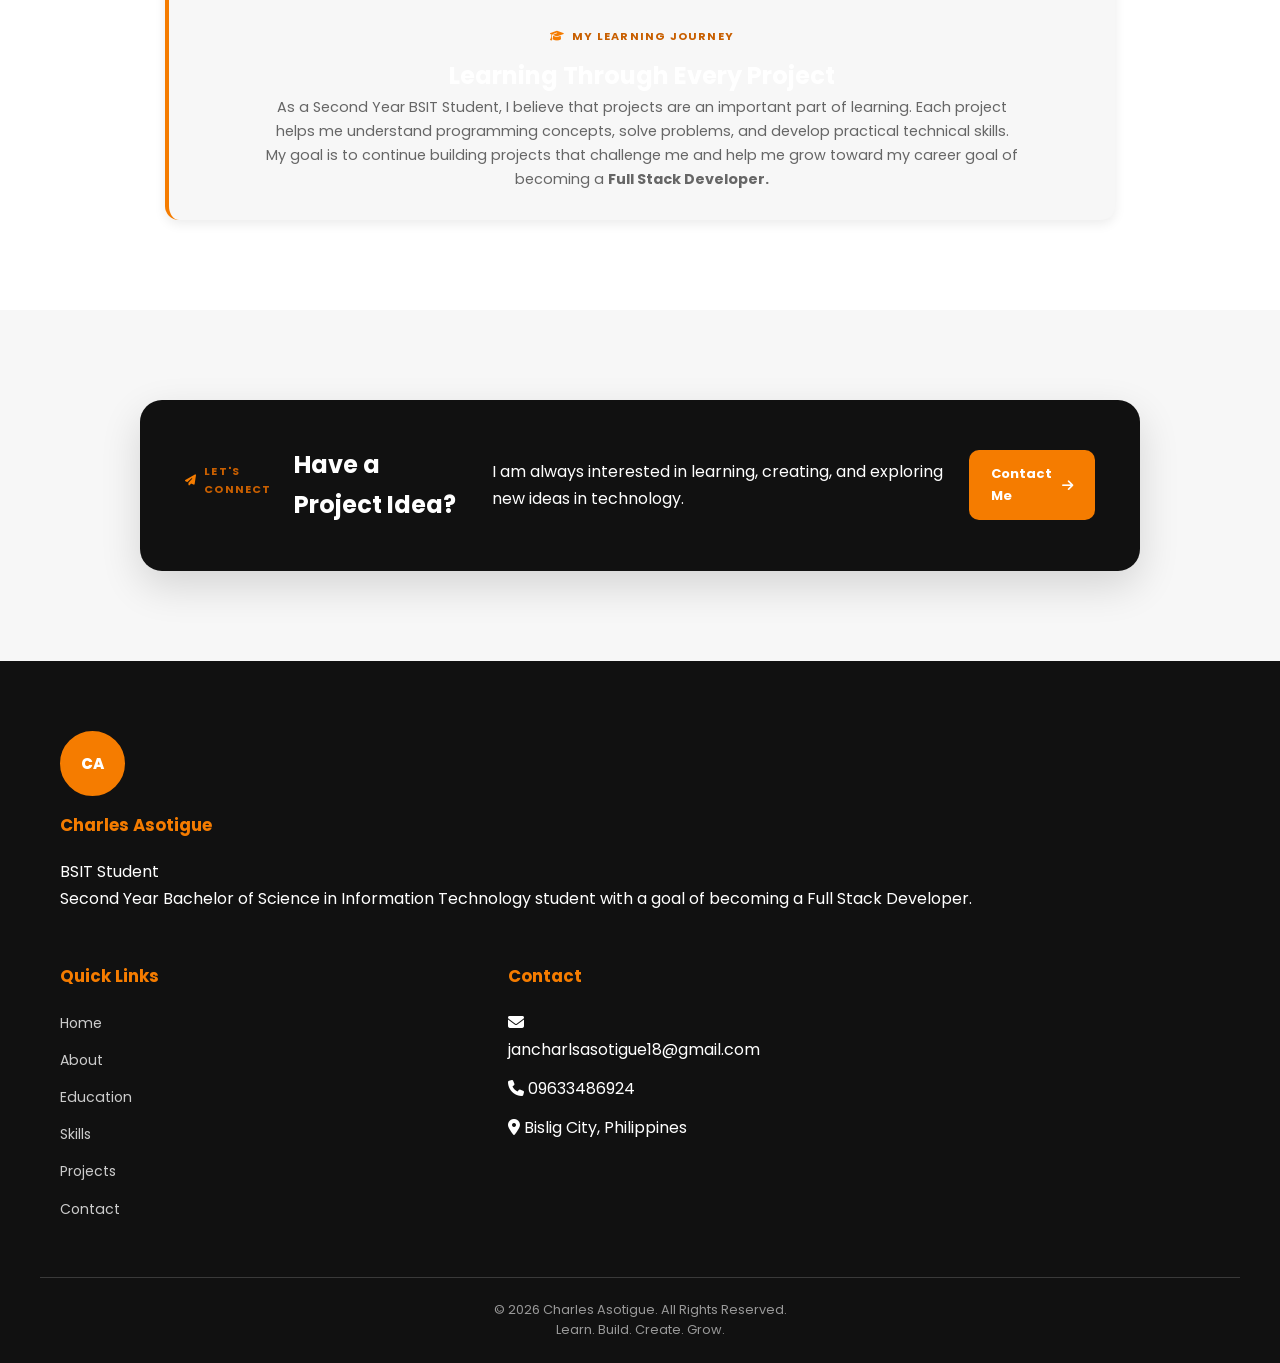
<file: projects.html>
<!DOCTYPE html>
<html lang="en">

<head>

    <meta charset="UTF-8">

    <meta
        name="viewport"
        content="width=device-width, initial-scale=1.0"
    >

    <meta
        name="description"
        content="Projects and works of Charles Asotigue, a Second Year BSIT Student."
    >

    <title>Projects | Charles Asotigue</title>

    <!-- Google Font -->
    <link
        href="https://fonts.googleapis.com/css2?family=Poppins:wght@300;400;500;600;700;800&display=swap"
        rel="stylesheet"
    >

    <!-- Font Awesome -->
    <link
        rel="stylesheet"
        href="https://cdnjs.cloudflare.com/ajax/libs/font-awesome/6.7.2/css/all.min.css"
    >

    <!-- Main CSS -->
    <link rel="stylesheet" href="css/style.css">

</head>


<body>


<!-- =====================================================
     HEADER
     ===================================================== -->

<header class="main-header">

    <div class="container header-container">

        <!-- Brand -->
        <a href="index.html" class="brand">

            <div class="brand-logo">
                CA
            </div>

            <div class="brand-text">

                <h1>Charles Asotigue</h1>

                <span>BSIT Student</span>

            </div>

        </a>


        <!-- Mobile Menu Button -->
        <button
            class="menu-toggle"
            id="menuToggle"
            type="button"
            aria-label="Open navigation menu"
            aria-expanded="false"
        >

            <i class="fas fa-bars"></i>

        </button>


        <!-- Navigation -->
        <nav class="main-nav" id="mainNav">

            <a href="index.html">
                <i class="fas fa-house"></i>
                Home
            </a>

            <a href="about.html">
                <i class="fas fa-user"></i>
                About
            </a>

            <a href="education.html">
                <i class="fas fa-graduation-cap"></i>
                Education
            </a>

            <a href="skills.html">
                <i class="fas fa-code"></i>
                Skills
            </a>

            <a
                href="projects.html"
                class="active"
            >
                <i class="fas fa-folder-open"></i>
                Projects
            </a>

            <a href="contact.html">
                <i class="fas fa-envelope"></i>
                Contact
            </a>

        </nav>

    </div>

</header>



<!-- =====================================================
     PAGE HERO
     ===================================================== -->

<section class="page-hero">

    <div class="container page-hero-content">

        <span class="section-label">
            <i class="fas fa-laptop-code"></i>
            MY WORK
        </span>

        <h2>
            Projects
        </h2>

        <p>
            A collection of projects and practical works
            that represent my learning and development
            as a Second Year BSIT Student.
        </p>

    </div>

</section>



<!-- =====================================================
     PROJECTS INTRO
     ===================================================== -->

<section class="projects-section">

    <div class="container">

        <div class="section-heading">

            <span class="section-label">
                <i class="fas fa-folder"></i>
                MY PROJECTS
            </span>

            <h2>
                Projects I Have Worked On
            </h2>

            <p>
                These projects allow me to apply programming,
                web development, database, and design skills
                in practical activities.
            </p>

        </div>



        <!-- =================================================
             PROJECT CARD 1
             ================================================= -->

        <div class="project-card">

            <div class="project-icon">

                <i class="fas fa-globe"></i>

            </div>


            <div class="project-content">

                <span class="project-number">
                    PROJECT 01
                </span>

                <h3>
                    Student Portfolio Website
                </h3>

                <p>
                    A responsive personal portfolio website
                    designed to present my background,
                    education, skills, projects, and career
                    goals as a BSIT student.
                </p>


                <!-- Technologies -->

                <div class="project-technologies">

                    <span>
                        <i class="fab fa-html5"></i>
                        HTML
                    </span>

                    <span>
                        <i class="fab fa-css3-alt"></i>
                        CSS
                    </span>

                    <span>
                        <i class="fab fa-js"></i>
                        JavaScript
                    </span>

                </div>


                <!-- Project Details -->

                <div class="project-details">

                    <div class="project-detail">

                        <i class="fas fa-layer-group"></i>

                        <div>

                            <strong>
                                Type
                            </strong>

                            <span>
                                Web Development
                            </span>

                        </div>

                    </div>


                    <div class="project-detail">

                        <i class="fas fa-user-graduate"></i>

                        <div>

                            <strong>
                                Role
                            </strong>

                            <span>
                                Student Developer
                            </span>

                        </div>

                    </div>


                    <div class="project-detail">

                        <i class="fas fa-circle-check"></i>

                        <div>

                            <strong>
                                Status
                            </strong>

                            <span>
                                Completed
                            </span>

                        </div>

                    </div>

                </div>


                <!-- Project Button -->

                <a
                    href="contact.html"
                    class="project-btn"
                >

                    View Project Details

                    <i class="fas fa-arrow-right"></i>

                </a>

            </div>

        </div>

    </div>

</section>
  <!-- =====================================================
     PROJECT CARD 2
     ===================================================== -->

<div class="project-card">

    <div class="project-icon">

        <i class="fas fa-boxes-stacked"></i>

    </div>


    <div class="project-content">

        <span class="project-number">
            PROJECT 02
        </span>

        <h3>
            Nilo's Bot Inventory System
        </h3>

        <p>
            An inventory management system created to
            organize and manage product records, inventory
            information, and database operations in a
            structured system.
        </p>


        <!-- Technologies -->

        <div class="project-technologies">

            <span>
                <i class="fab fa-java"></i>
                Java
            </span>

            <span>
                <i class="fas fa-database"></i>
                MySQL
            </span>

        </div>


        <!-- Project Details -->

        <div class="project-details">

            <div class="project-detail">

                <i class="fas fa-layer-group"></i>

                <div>

                    <strong>
                        Type
                    </strong>

                    <span>
                        Inventory System
                    </span>

                </div>

            </div>


            <div class="project-detail">

                <i class="fas fa-user-graduate"></i>

                <div>

                    <strong>
                        Role
                    </strong>

                    <span>
                        Student Developer
                    </span>

                </div>

            </div>


            <div class="project-detail">

                <i class="fas fa-circle-check"></i>

                <div>

                    <strong>
                        Status
                    </strong>

                    <span>
                        Completed
                    </span>

                </div>

            </div>

        </div>


        <!-- Project Button -->

        <a
            href="contact.html"
            class="project-btn"
        >

            Ask About Project

            <i class="fas fa-arrow-right"></i>

        </a>

    </div>

</div>



<!-- =====================================================
     PROJECT CARD 3
     ===================================================== -->

<div class="project-card">

    <div class="project-icon">

        <i class="fas fa-rocket"></i>

    </div>


    <div class="project-content">

        <span class="project-number">
            PROJECT 03
        </span>

        <h3>
            Future Web Application
        </h3>

        <p>
            A future web application project where I plan
            to continue developing my programming, user
            interface, database, and full-stack development
            skills.
        </p>


        <!-- Technologies -->

        <div class="project-technologies">

            <span>
                <i class="fas fa-code"></i>
                Web Development
            </span>

            <span>
                <i class="fas fa-database"></i>
                Database
            </span>

            <span>
                <i class="fas fa-server"></i>
                Backend
            </span>

        </div>


        <!-- Project Details -->

        <div class="project-details">

            <div class="project-detail">

                <i class="fas fa-layer-group"></i>

                <div>

                    <strong>
                        Type
                    </strong>

                    <span>
                        Web Application
                    </span>

                </div>

            </div>


            <div class="project-detail">

                <i class="fas fa-bullseye"></i>

                <div>

                    <strong>
                        Goal
                    </strong>

                    <span>
                        Full Stack Development
                    </span>

                </div>

            </div>


            <div class="project-detail">

                <i class="fas fa-hourglass-half"></i>

                <div>

                    <strong>
                        Status
                    </strong>

                    <span>
                        Coming Soon
                    </span>

                </div>

            </div>

        </div>


        <!-- Project Button -->

        <a
            href="contact.html"
            class="project-btn"
        >

            Contact Me

            <i class="fas fa-arrow-right"></i>

        </a>

    </div>

</div>


<!-- End of Project Cards -->

</div>

</section>
  <!-- =====================================================
     PROJECT SKILLS
     ===================================================== -->

<section class="project-skills-section">

    <div class="container">

        <div class="section-heading">

            <span class="section-label">
                <i class="fas fa-toolbox"></i>
                TECHNOLOGIES
            </span>

            <h2>
                Skills Used in My Projects
            </h2>

            <p>
                Every project gives me an opportunity to
                practice and improve different technical
                skills.
            </p>

        </div>


        <div class="project-skills-grid">

            <!-- HTML -->

            <div class="project-skill-card">

                <div class="skill-icon">

                    <i class="fab fa-html5"></i>

                </div>

                <h3>HTML5</h3>

                <p>
                    Used to create the structure and content
                    of responsive web pages.
                </p>

            </div>


            <!-- CSS -->

            <div class="project-skill-card">

                <div class="skill-icon">

                    <i class="fab fa-css3-alt"></i>

                </div>

                <h3>CSS3</h3>

                <p>
                    Used to design layouts, colors,
                    animations, and responsive interfaces.
                </p>

            </div>


            <!-- JavaScript -->

            <div class="project-skill-card">

                <div class="skill-icon">

                    <i class="fab fa-js"></i>

                </div>

                <h3>JavaScript</h3>

                <p>
                    Used to add interaction and dynamic
                    behavior to web applications.
                </p>

            </div>


            <!-- Java -->

            <div class="project-skill-card">

                <div class="skill-icon">

                    <i class="fab fa-java"></i>

                </div>

                <h3>Java</h3>

                <p>
                    Used for programming exercises,
                    applications, and system development.
                </p>

            </div>


            <!-- MySQL -->

            <div class="project-skill-card">

                <div class="skill-icon">

                    <i class="fas fa-database"></i>

                </div>

                <h3>MySQL</h3>

                <p>
                    Used to store, organize, and manage
                    application data.
                </p>

            </div>


            <!-- UI Design -->

            <div class="project-skill-card">

                <div class="skill-icon">

                    <i class="fas fa-palette"></i>

                </div>

                <h3>UI Design</h3>

                <p>
                    Used to create clean, readable, and
                    user-friendly interfaces.
                </p>

            </div>

        </div>

    </div>

</section>



<!-- =====================================================
     LEARNING THROUGH PROJECTS
     ===================================================== -->

<section class="project-learning-section">

    <div class="container">

        <div class="learning-card">

            <div class="learning-icon">

                <i class="fas fa-lightbulb"></i>

            </div>


            <div class="learning-content">

                <span class="section-label">
                    <i class="fas fa-graduation-cap"></i>
                    MY LEARNING JOURNEY
                </span>

                <h2>
                    Learning Through Every Project
                </h2>

                <p>
                    As a Second Year BSIT Student, I believe
                    that projects are an important part of
                    learning. Each project helps me understand
                    programming concepts, solve problems, and
                    develop practical technical skills.
                </p>

                <p>
                    My goal is to continue building projects
                    that challenge me and help me grow toward
                    my career goal of becoming a
                    <strong>Full Stack Developer.</strong>
                </p>

            </div>

        </div>

    </div>

</section>



<!-- =====================================================
     PROJECT CTA
     ===================================================== -->

<section class="project-cta-section">

    <div class="container">

        <div class="project-cta">

            <span class="section-label">
                <i class="fas fa-paper-plane"></i>
                LET'S CONNECT
            </span>

            <h2>
                Have a Project Idea?
            </h2>

            <p>
                I am always interested in learning, creating,
                and exploring new ideas in technology.
            </p>

            <a
                href="contact.html"
                class="cta-button"
            >

                Contact Me

                <i class="fas fa-arrow-right"></i>

            </a>

        </div>

    </div>

</section>



<!-- =====================================================
     FOOTER
     ===================================================== -->

<footer class="main-footer">

    <div class="container footer-container">


        <!-- Footer About -->

        <div class="footer-column">

            <div class="footer-brand">

                <div class="brand-logo">
                    CA
                </div>

                <div>

                    <h3>
                        Charles Asotigue
                    </h3>

                    <span>
                        BSIT Student
                    </span>

                </div>

            </div>

            <p>
                Second Year Bachelor of Science in
                Information Technology student with a goal
                of becoming a Full Stack Developer.
            </p>

        </div>



        <!-- Quick Links -->

        <div class="footer-column">

            <h3>
                Quick Links
            </h3>

            <ul class="footer-links">

                <li>
                    <a href="index.html">
                        Home
                    </a>
                </li>

                <li>
                    <a href="about.html">
                        About
                    </a>
                </li>

                <li>
                    <a href="education.html">
                        Education
                    </a>
                </li>

                <li>
                    <a href="skills.html">
                        Skills
                    </a>
                </li>

                <li>
                    <a href="projects.html">
                        Projects
                    </a>
                </li>

                <li>
                    <a href="contact.html">
                        Contact
                    </a>
                </li>

            </ul>

        </div>



        <!-- Contact -->

        <div class="footer-column">

            <h3>
                Contact
            </h3>

            <ul class="footer-contact">

                <li>

                    <i class="fas fa-envelope"></i>

                    <a href="mailto:jancharlsasotigue18@gmail.com">
                        jancharlsasotigue18@gmail.com
                    </a>

                </li>

                <li>

                    <i class="fas fa-phone"></i>

                    <a href="tel:09633486924">
                        09633486924
                    </a>

                </li>

                <li>

                    <i class="fas fa-location-dot"></i>

                    <span>
                        Bislig City, Philippines
                    </span>

                </li>

            </ul>

        </div>

    </div>



    <!-- Footer Bottom -->

    <div class="footer-bottom">

        <div class="container">

            <p>
                ©
                <span id="currentYear"></span>
                Charles Asotigue.
                All Rights Reserved.
            </p>

            <p>
                Learn. Build. Create. Grow.
            </p>

        </div>

    </div>

</footer>



<!-- =====================================================
     JAVASCRIPT
     ===================================================== -->

<script src="js/script.js"></script>


</body>

</html>
</file>
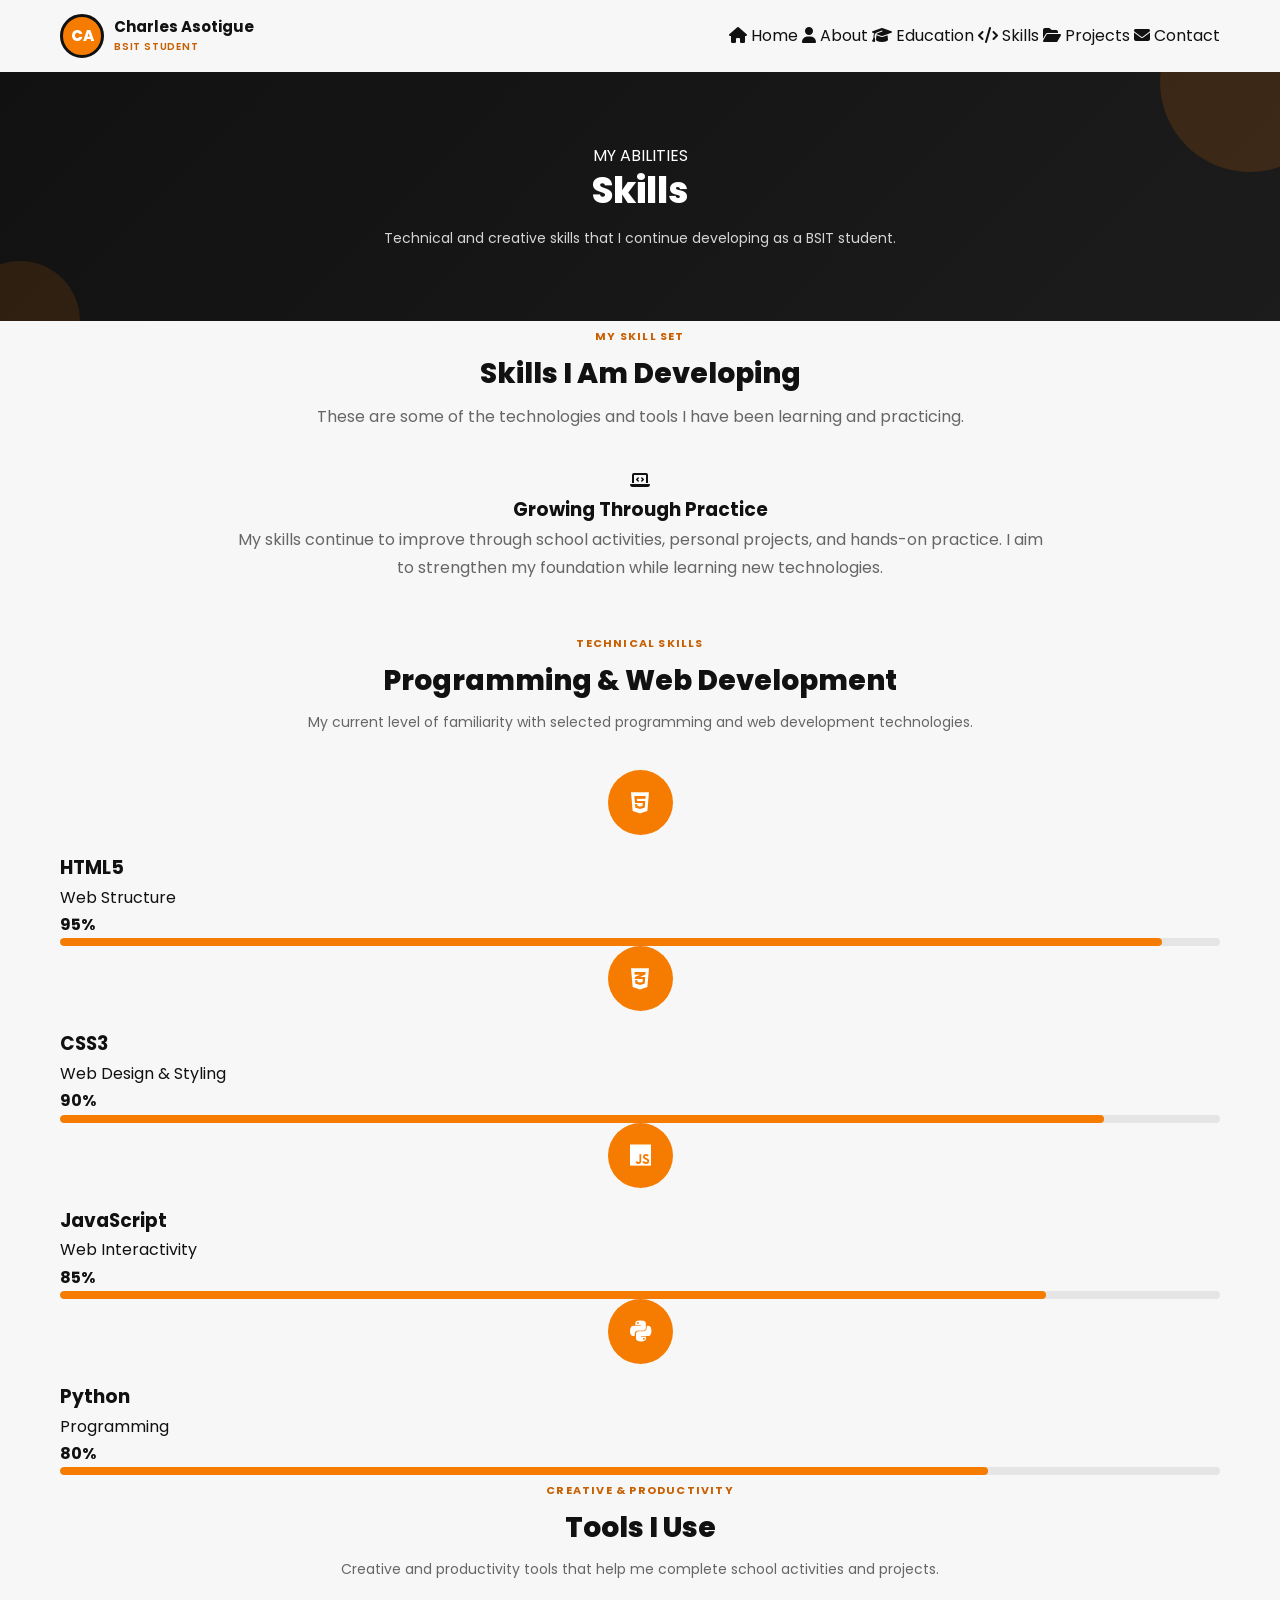
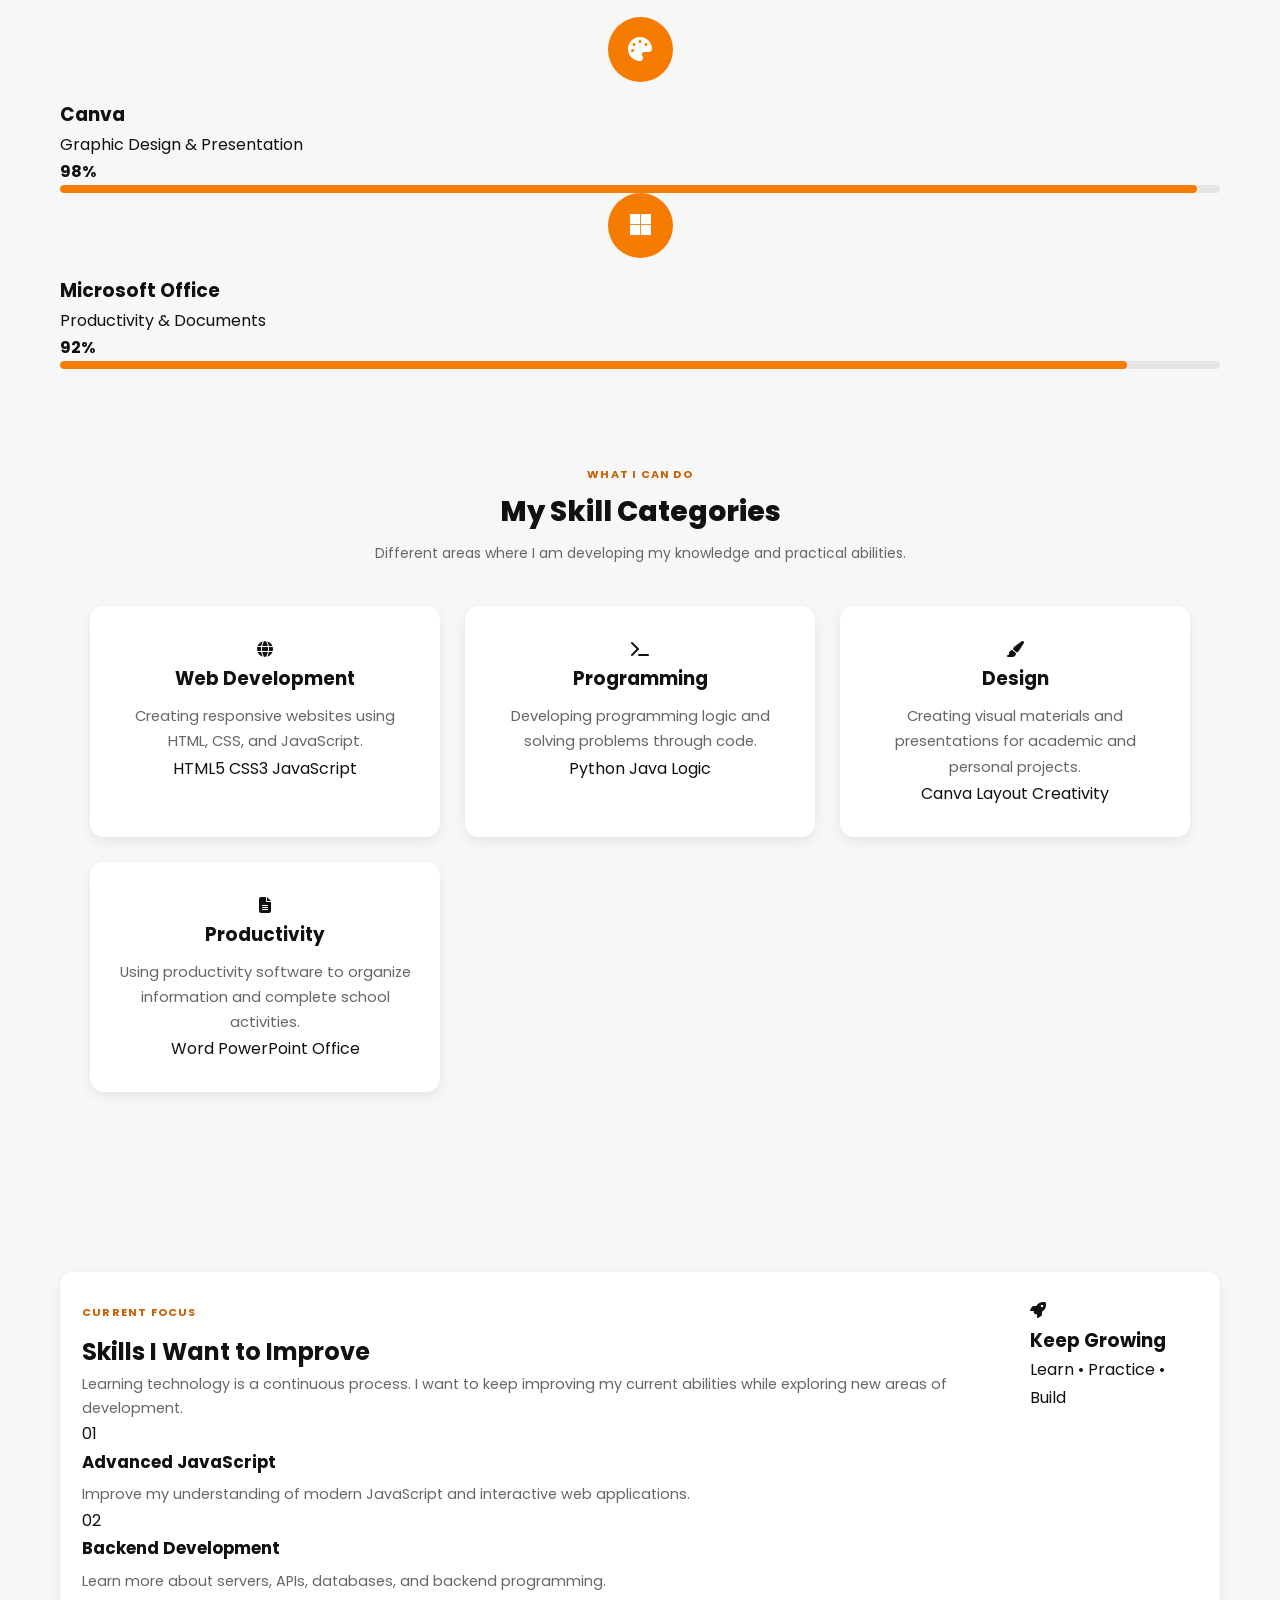
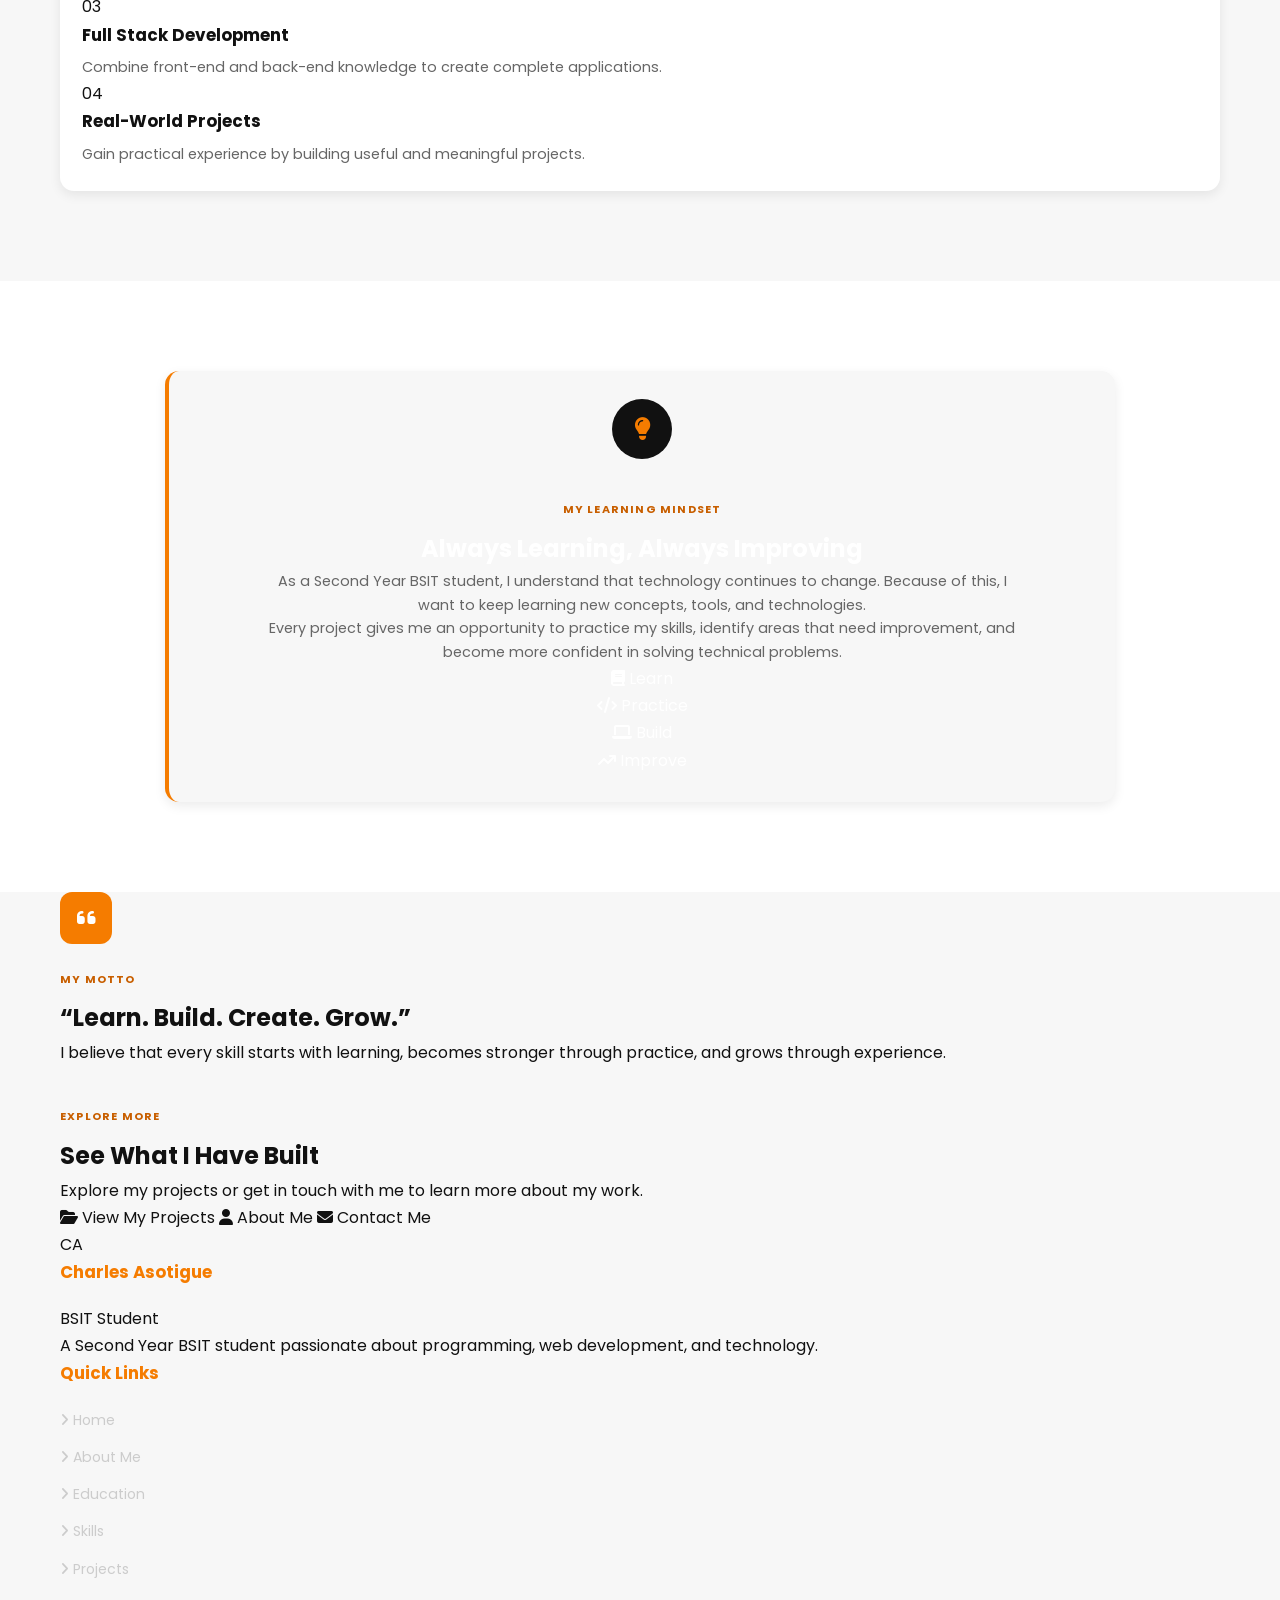
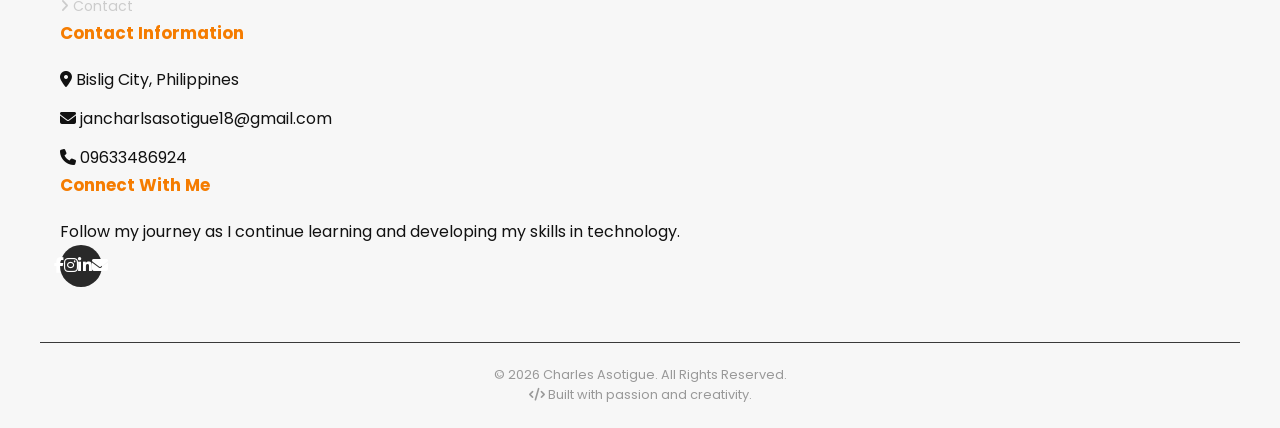
<file: skills.html>
<!DOCTYPE html>
<html lang="en">

<head>

    <meta charset="UTF-8">

    <meta
        name="viewport"
        content="width=device-width, initial-scale=1.0"
    >

    <meta
        name="description"
        content="Skills and technical abilities of Charles Asotigue, Second Year BSIT Student."
    >

    <title>Skills | Charles Asotigue</title>


    <!-- GOOGLE FONT -->

    <link
        rel="preconnect"
        href="https://fonts.googleapis.com"
    >

    <link
        rel="preconnect"
        href="https://fonts.gstatic.com"
        crossorigin
    >

    <link
        href="https://fonts.googleapis.com/css2?family=Poppins:wght@300;400;500;600;700;800&display=swap"
        rel="stylesheet"
    >


    <!-- FONT AWESOME -->

    <link
        rel="stylesheet"
        href="https://cdnjs.cloudflare.com/ajax/libs/font-awesome/6.7.2/css/all.min.css"
    >


    <!-- MAIN CSS -->

    <link
        rel="stylesheet"
        href="css/style.css"
    >

</head>


<body>


<!-- =========================================
     HEADER
     ========================================= -->

<header class="header">

    <div class="container header-container">


        <!-- BRAND -->

        <a
            href="index.html"
            class="brand"
        >

            <div class="brand-logo">
                CA
            </div>

            <div class="brand-text">

                <h1>
                    Charles Asotigue
                </h1>

                <span>
                    BSIT Student
                </span>

            </div>

        </a>


        <!-- HAMBURGER -->

        

        <!-- NAVIGATION -->

        <nav
            class="navigation"
            id="navigation"
        >

            <a href="index.html">

                <i class="fas fa-house"></i>

                Home

            </a>


            <a href="about.html">

                <i class="fas fa-user"></i>

                About

            </a>


            <a href="education.html">

                <i class="fas fa-graduation-cap"></i>

                Education

            </a>


            <a
                href="skills.html"
                class="active"
            >

                <i class="fas fa-code"></i>

                Skills

            </a>


            <a href="projects.html">

                <i class="fas fa-folder-open"></i>

                Projects

            </a>


            <a href="contact.html">

                <i class="fas fa-envelope"></i>

                Contact

            </a>

        </nav>

    </div>

</header>



<!-- =========================================
     PAGE HERO
     ========================================= -->

<main>

<section class="page-hero">

    <div class="container">

        <div class="page-hero-content">

            <span class="page-label">
                MY ABILITIES
            </span>

            <h2>
                Skills
            </h2>

            <p>
                Technical and creative skills that I continue
                developing as a BSIT student.
            </p>

        </div>

    </div>

</section>



<!-- =========================================
     SKILLS INTRO
     ========================================= -->

<section class="skills-intro">

    <div class="container">

        <div class="section-heading">

            <span class="section-label">
                MY SKILL SET
            </span>

            <h2>
                Skills I Am Developing
            </h2>

            <p>
                These are some of the technologies and tools
                I have been learning and practicing.
            </p>

        </div>


        <div class="skills-overview">

            <div class="skills-overview-icon">

                <i class="fas fa-laptop-code"></i>

            </div>

            <div class="skills-overview-content">

                <h3>
                    Growing Through Practice
                </h3>

                <p>
                    My skills continue to improve through school
                    activities, personal projects, and hands-on
                    practice. I aim to strengthen my foundation
                    while learning new technologies.
                </p>

            </div>

        </div>

    </div>

</section>



<!-- =========================================
     TECHNICAL SKILLS
     ========================================= -->

<section class="technical-skills-section">

    <div class="container">

        <div class="section-heading">

            <span class="section-label">
                TECHNICAL SKILLS
            </span>

            <h2>
                Programming & Web Development
            </h2>

            <p>
                My current level of familiarity with selected
                programming and web development technologies.
            </p>

        </div>


        <div class="skills-list">


            <!-- HTML -->

            <div class="skill-item">

                <div class="skill-header">

                    <div class="skill-name">

                        <div class="skill-icon html-icon">
                            <i class="fab fa-html5"></i>
                        </div>

                        <div>

                            <h3>
                                HTML5
                            </h3>

                            <span>
                                Web Structure
                            </span>

                        </div>

                    </div>

                    <strong>
                        95%
                    </strong>

                </div>


                <div class="progress-bar">

                    <div
                        class="progress-fill"
                        id="progress-html"
                        data-progress="95"
                    ></div>

                </div>

            </div>



            <!-- CSS -->

            <div class="skill-item">

                <div class="skill-header">

                    <div class="skill-name">

                        <div class="skill-icon css-icon">
                            <i class="fab fa-css3-alt"></i>
                        </div>

                        <div>

                            <h3>
                                CSS3
                            </h3>

                            <span>
                                Web Design & Styling
                            </span>

                        </div>

                    </div>

                    <strong>
                        90%
                    </strong>

                </div>


                <div class="progress-bar">

                    <div
                        class="progress-fill"
                        id="progress-css"
                        data-progress="90"
                    ></div>

                </div>

            </div>



            <!-- JAVASCRIPT -->

            <div class="skill-item">

                <div class="skill-header">

                    <div class="skill-name">

                        <div class="skill-icon js-icon">
                            <i class="fab fa-js"></i>
                        </div>

                        <div>

                            <h3>
                                JavaScript
                            </h3>

                            <span>
                                Web Interactivity
                            </span>

                        </div>

                    </div>

                    <strong>
                        85%
                    </strong>

                </div>


                <div class="progress-bar">

                    <div
                        class="progress-fill"
                        id="progress-javascript"
                        data-progress="85"
                    ></div>

                </div>

            </div>



            <!-- PYTHON -->

            <div class="skill-item">

                <div class="skill-header">

                    <div class="skill-name">

                        <div class="skill-icon python-icon">
                            <i class="fab fa-python"></i>
                        </div>

                        <div>

                            <h3>
                                Python
                            </h3>

                            <span>
                                Programming
                            </span>

                        </div>

                    </div>

                    <strong>
                        80%
                    </strong>

                </div>


                <div class="progress-bar">

                    <div
                        class="progress-fill"
                        id="progress-python"
                        data-progress="80"
                    ></div>

                </div>

            </div>

        </div>

    </div>

  </section>
  <!-- =========================================
     CREATIVE & PRODUCTIVITY SKILLS
     ========================================= -->

<section class="creative-skills-section">

    <div class="container">

        <div class="section-heading">

            <span class="section-label">
                CREATIVE & PRODUCTIVITY
            </span>

            <h2>
                Tools I Use
            </h2>

            <p>
                Creative and productivity tools that help me
                complete school activities and projects.
            </p>

        </div>


        <div class="skills-list">


            <!-- CANVA -->

            <div class="skill-item">

                <div class="skill-header">

                    <div class="skill-name">

                        <div class="skill-icon canva-icon">
                            <i class="fas fa-palette"></i>
                        </div>

                        <div>

                            <h3>
                                Canva
                            </h3>

                            <span>
                                Graphic Design & Presentation
                            </span>

                        </div>

                    </div>

                    <strong>
                        98%
                    </strong>

                </div>


                <div class="progress-bar">

                    <div
                        class="progress-fill"
                        id="progress-canva"
                        data-progress="98"
                    ></div>

                </div>

            </div>



            <!-- MICROSOFT OFFICE -->

            <div class="skill-item">

                <div class="skill-header">

                    <div class="skill-name">

                        <div class="skill-icon office-icon">
                            <i class="fab fa-microsoft"></i>
                        </div>

                        <div>

                            <h3>
                                Microsoft Office
                            </h3>

                            <span>
                                Productivity & Documents
                            </span>

                        </div>

                    </div>

                    <strong>
                        92%
                    </strong>

                </div>


                <div class="progress-bar">

                    <div
                        class="progress-fill"
                        id="progress-office"
                        data-progress="92"
                    ></div>

                </div>

            </div>

        </div>

    </div>

</section>



<!-- =========================================
     SKILL CATEGORIES
     ========================================= -->

<section class="skill-categories-section">

    <div class="container">

        <div class="section-heading">

            <span class="section-label">
                WHAT I CAN DO
            </span>

            <h2>
                My Skill Categories
            </h2>

            <p>
                Different areas where I am developing my
                knowledge and practical abilities.
            </p>

        </div>


        <div class="skill-categories-grid">


            <!-- WEB DEVELOPMENT -->

            <div class="skill-category-card">

                <div class="category-icon">

                    <i class="fas fa-globe"></i>

                </div>

                <h3>
                    Web Development
                </h3>

                <p>
                    Creating responsive websites using HTML,
                    CSS, and JavaScript.
                </p>

                <div class="category-tags">

                    <span>
                        HTML5
                    </span>

                    <span>
                        CSS3
                    </span>

                    <span>
                        JavaScript
                    </span>

                </div>

            </div>



            <!-- PROGRAMMING -->

            <div class="skill-category-card">

                <div class="category-icon">

                    <i class="fas fa-terminal"></i>

                </div>

                <h3>
                    Programming
                </h3>

                <p>
                    Developing programming logic and solving
                    problems through code.
                </p>

                <div class="category-tags">

                    <span>
                        Python
                    </span>

                    <span>
                        Java
                    </span>

                    <span>
                        Logic
                    </span>

                </div>

            </div>



            <!-- DESIGN -->

            <div class="skill-category-card">

                <div class="category-icon">

                    <i class="fas fa-paintbrush"></i>

                </div>

                <h3>
                    Design
                </h3>

                <p>
                    Creating visual materials and presentations
                    for academic and personal projects.
                </p>

                <div class="category-tags">

                    <span>
                        Canva
                    </span>

                    <span>
                        Layout
                    </span>

                    <span>
                        Creativity
                    </span>

                </div>

            </div>



            <!-- PRODUCTIVITY -->

            <div class="skill-category-card">

                <div class="category-icon">

                    <i class="fas fa-file-lines"></i>

                </div>

                <h3>
                    Productivity
                </h3>

                <p>
                    Using productivity software to organize
                    information and complete school activities.
                </p>

                <div class="category-tags">

                    <span>
                        Word
                    </span>

                    <span>
                        PowerPoint
                    </span>

                    <span>
                        Office
                    </span>

                </div>

            </div>

        </div>

    </div>

</section>



<!-- =========================================
     DEVELOPMENT AREAS
     ========================================= -->

<section class="development-section">

    <div class="container">

        <div class="development-card">

            <div class="development-content">

                <span class="section-label">
                    CURRENT FOCUS
                </span>

                <h2>
                    Skills I Want to Improve
                </h2>

                <p>
                    Learning technology is a continuous process.
                    I want to keep improving my current abilities
                    while exploring new areas of development.
                </p>


                <div class="development-list">


                    <div class="development-item">

                        <div class="development-number">
                            01
                        </div>

                        <div>

                            <h3>
                                Advanced JavaScript
                            </h3>

                            <p>
                                Improve my understanding of modern
                                JavaScript and interactive web applications.
                            </p>

                        </div>

                    </div>


                    <div class="development-item">

                        <div class="development-number">
                            02
                        </div>

                        <div>

                            <h3>
                                Backend Development
                            </h3>

                            <p>
                                Learn more about servers, APIs,
                                databases, and backend programming.
                            </p>

                        </div>

                    </div>


                    <div class="development-item">

                        <div class="development-number">
                            03
                        </div>

                        <div>

                            <h3>
                                Full Stack Development
                            </h3>

                            <p>
                                Combine front-end and back-end
                                knowledge to create complete applications.
                            </p>

                        </div>

                    </div>


                    <div class="development-item">

                        <div class="development-number">
                            04
                        </div>

                        <div>

                            <h3>
                                Real-World Projects
                            </h3>

                            <p>
                                Gain practical experience by building
                                useful and meaningful projects.
                            </p>

                        </div>

                    </div>

                </div>

            </div>


            <div class="development-visual">

                <div class="development-circle">

                    <i class="fas fa-rocket"></i>

                </div>

                <h3>
                    Keep Growing
                </h3>

                <p>
                    Learn • Practice • Build
                </p>

            </div>

        </div>

    </div>

</section>
<!-- =========================================
     LEARNING MINDSET
     ========================================= -->

<section class="learning-section">

    <div class="container">

        <div class="learning-card">

            <div class="learning-icon">

                <i class="fas fa-lightbulb"></i>

            </div>


            <div class="learning-content">

                <span class="section-label">
                    MY LEARNING MINDSET
                </span>

                <h2>
                    Always Learning, Always Improving
                </h2>

                <p>
                    As a Second Year BSIT student, I understand
                    that technology continues to change. Because
                    of this, I want to keep learning new concepts,
                    tools, and technologies.
                </p>

                <p>
                    Every project gives me an opportunity to
                    practice my skills, identify areas that need
                    improvement, and become more confident in
                    solving technical problems.
                </p>


                <div class="learning-values">

                    <div class="learning-value">

                        <i class="fas fa-book"></i>

                        <span>
                            Learn
                        </span>

                    </div>


                    <div class="learning-value">

                        <i class="fas fa-code"></i>

                        <span>
                            Practice
                        </span>

                    </div>


                    <div class="learning-value">

                        <i class="fas fa-laptop"></i>

                        <span>
                            Build
                        </span>

                    </div>


                    <div class="learning-value">

                        <i class="fas fa-arrow-trend-up"></i>

                        <span>
                            Improve
                        </span>

                    </div>

                </div>

            </div>

        </div>

    </div>

</section>



<!-- =========================================
     SKILLS MOTTO
     ========================================= -->

<section class="skills-motto-section">

    <div class="container">

        <div class="skills-motto-card">

            <div class="motto-icon">

                <i class="fas fa-quote-left"></i>

            </div>

            <span class="section-label">
                MY MOTTO
            </span>

            <h2>
                “Learn. Build. Create. Grow.”
            </h2>

            <p>
                I believe that every skill starts with learning,
                becomes stronger through practice, and grows through
                experience.
            </p>

        </div>

    </div>

</section>



<!-- =========================================
     SKILLS ACTIONS
     ========================================= -->

<section class="skills-actions">

    <div class="container">

        <div class="actions-content">

            <span class="section-label">
                EXPLORE MORE
            </span>

            <h2>
                See What I Have Built
            </h2>

            <p>
                Explore my projects or get in touch with me
                to learn more about my work.
            </p>


            <div class="action-buttons">

                <a
                    href="projects.html"
                    class="btn btn-primary"
                >

                    <i class="fas fa-folder-open"></i>

                    View My Projects

                </a>


                <a
                    href="about.html"
                    class="btn btn-outline"
                >

                    <i class="fas fa-user"></i>

                    About Me

                </a>


                <a
                    href="contact.html"
                    class="btn btn-dark"
                >

                    <i class="fas fa-envelope"></i>

                    Contact Me

                </a>

            </div>

        </div>

    </div>

</section>



</main>



<!-- =========================================
     FOOTER
     ========================================= -->

<footer class="footer">

    <div class="container">

        <div class="footer-grid">


            <!-- FOOTER ABOUT -->

            <div class="footer-column">

                <div class="footer-brand">

                    <div class="footer-logo">
                        CA
                    </div>

                    <div>

                        <h3>
                            Charles Asotigue
                        </h3>

                        <span>
                            BSIT Student
                        </span>

                    </div>

                </div>

                <p>
                    A Second Year BSIT student passionate about
                    programming, web development, and technology.
                </p>

            </div>


            <!-- QUICK LINKS -->

            <div class="footer-column">

                <h3>
                    Quick Links
                </h3>

                <ul class="footer-links">

                    <li>
                        <a href="index.html">

                            <i class="fas fa-angle-right"></i>

                            Home

                        </a>
                    </li>

                    <li>
                        <a href="about.html">

                            <i class="fas fa-angle-right"></i>

                            About Me

                        </a>
                    </li>

                    <li>
                        <a href="education.html">

                            <i class="fas fa-angle-right"></i>

                            Education

                        </a>
                    </li>

                    <li>
                        <a href="skills.html">

                            <i class="fas fa-angle-right"></i>

                            Skills

                        </a>
                    </li>

                    <li>
                        <a href="projects.html">

                            <i class="fas fa-angle-right"></i>

                            Projects

                        </a>
                    </li>

                    <li>
                        <a href="contact.html">

                            <i class="fas fa-angle-right"></i>

                            Contact

                        </a>
                    </li>

                </ul>

            </div>


            <!-- CONTACT -->

            <div class="footer-column">

                <h3>
                    Contact Information
                </h3>

                <ul class="footer-contact">

                    <li>

                        <i class="fas fa-map-marker-alt"></i>

                        <span>
                            Bislig City, Philippines
                        </span>

                    </li>

                    <li>

                        <i class="fas fa-envelope"></i>

                        <a href="mailto:jancharlsasotigue18@gmail.com">
                            jancharlsasotigue18@gmail.com
                        </a>

                    </li>

                    <li>

                        <i class="fas fa-phone"></i>

                        <a href="tel:09633486924">
                            09633486924
                        </a>

                    </li>

                </ul>

            </div>


            <!-- SOCIAL MEDIA -->

            <div class="footer-column">

                <h3>
                    Connect With Me
                </h3>

                <p>
                    Follow my journey as I continue learning
                    and developing my skills in technology.
                </p>

                <div class="footer-social">

                    <a
                        href="#"
                        aria-label="Facebook"
                    >
                        <i class="fab fa-facebook-f"></i>
                    </a>

                    <a
                        href="#"
                        aria-label="Instagram"
                    >
                        <i class="fab fa-instagram"></i>
                    </a>

                    <a
                        href="#"
                        aria-label="LinkedIn"
                    >
                        <i class="fab fa-linkedin-in"></i>
                    </a>

                    <a
                        href="mailto:jancharlsasotigue18@gmail.com"
                        aria-label="Email"
                    >
                        <i class="fas fa-envelope"></i>
                    </a>

                </div>

            </div>

        </div>

    </div>


    <!-- FOOTER BOTTOM -->

    <div class="footer-bottom">

        <div class="container">

            <div class="footer-bottom-content">

                <p>

                    ©
                    <span id="currentYear"></span>
                    Charles Asotigue.
                    All Rights Reserved.

                </p>

                <p>

                    <i class="fas fa-code"></i>

                    Built with passion and creativity.

                </p>

            </div>

        </div>

    </div>

</footer>



<!-- =========================================
     JAVASCRIPT
     ========================================= -->

<script src="js/script.js"></script>


</body>

  </html>
</file>
<file: css/style.css>
/* =========================================================
   CHARLES ASOTIGUE
   MOBILE FIRST PORTFOLIO
   ORANGE + BLACK + WHITE
   CSS PART 1A
   ========================================================= */


/* =========================================================
   ROOT VARIABLES
   ========================================================= */

:root {

    --orange: #f57c00;
    --orange-dark: #c85f00;
    --orange-light: #ffb347;

    --black: #111111;
    --dark: #1c1c1c;
    --dark-soft: #292929;

    --white: #ffffff;

    --background: #f7f7f7;
    --light: #fafafa;

    --gray: #666666;
    --gray-light: #e5e5e5;
    --gray-dark: #444444;

    --success: #218838;
    --danger: #d93025;

    --radius-small: 8px;
    --radius: 14px;
    --radius-large: 22px;

    --shadow-small:
        0 4px 12px rgba(0, 0, 0, 0.08);

    --shadow:
        0 8px 25px rgba(0, 0, 0, 0.10);

    --shadow-large:
        0 15px 40px rgba(0, 0, 0, 0.14);

    --transition:
        all 0.3s ease;

    --max-width: 1200px;

}


/* =========================================================
   RESET
   ========================================================= */

* {

    margin: 0;
    padding: 0;

    box-sizing: border-box;

}


html {

    scroll-behavior: smooth;

}


body {

    font-family: "Poppins", sans-serif;

    background: var(--background);

    color: var(--black);

    line-height: 1.7;

    overflow-x: hidden;

}


/* =========================================================
   BASIC ELEMENTS
   ========================================================= */

img {

    max-width: 100%;

    display: block;

}


a {

    color: inherit;

    text-decoration: none;

}


button,
input,
textarea {

    font-family: inherit;

}


button {

    cursor: pointer;

}


ul {

    list-style: none;

}


/* =========================================================
   CONTAINER
   ========================================================= */

.container {

    width: 100%;

    max-width: var(--max-width);

    margin: 0 auto;

    padding-left: 20px;

    padding-right: 20px;

}


/* =========================================================
   HEADER
   ========================================================= */

.main-header {

    position: sticky;

    top: 0;

    left: 0;

    width: 100%;

    z-index: 1000;

    background: var(--white);

    border-bottom: 1px solid var(--gray-light);

    box-shadow:
        0 3px 15px rgba(0, 0, 0, 0.06);

}


.header-container {

    min-height: 72px;

    display: flex;

    align-items: center;

    justify-content: space-between;

    gap: 15px;

}


/* =========================================================
   BRAND
   ========================================================= */

.brand {

    display: flex;

    align-items: center;

    gap: 10px;

    min-width: 0;

}


.brand-logo {

    width: 44px;

    height: 44px;

    flex-shrink: 0;

    display: flex;

    align-items: center;

    justify-content: center;

    border-radius: 50%;

    background: var(--orange);

    color: var(--white);

    font-size: 15px;

    font-weight: 800;

    border: 3px solid var(--black);

}


.brand-text {

    min-width: 0;

}


.brand-text h1 {

    font-size: 15px;

    line-height: 1.2;

    font-weight: 700;

    white-space: nowrap;

}


.brand-text span {

    display: block;

    margin-top: 2px;

    color: var(--orange-dark);

    font-size: 10px;

    font-weight: 600;

    text-transform: uppercase;

    letter-spacing: 0.8px;

}


/* =========================================================
   HAMBURGER BUTTON
   ========================================================= */

.menu-toggle {

    width: 44px;

    height: 44px;

    display: flex;

    align-items: center;

    justify-content: center;

    flex-shrink: 0;

    border: none;

    border-radius: var(--radius-small);

    background: var(--black);

    color: var(--white);

    font-size: 19px;

    transition: var(--transition);

}


.menu-toggle:hover {

    background: var(--orange);

    color: var(--white);

}


.menu-toggle:focus {

    outline: 3px solid rgba(245, 124, 0, 0.25);

}


/* =========================================================
   NAVIGATION
   ========================================================= */

.main-nav {

    position: absolute;

    top: 72px;

    left: 0;

    width: 100%;

    padding: 12px 20px 20px;

    display: none;

    flex-direction: column;

    gap: 5px;

    background: var(--white);

    border-bottom: 1px solid var(--gray-light);

    box-shadow:
        0 12px 25px rgba(0, 0, 0, 0.08);

}


.main-nav.active {

    display: flex;

}


.main-nav a {

    display: flex;

    align-items: center;

    gap: 12px;

    padding: 13px 15px;

    border-radius: var(--radius-small);

    color: var(--black);

    font-size: 14px;

    font-weight: 600;

    transition: var(--transition);

}


.main-nav a i {

    width: 20px;

    color: var(--orange);

    text-align: center;

}


.main-nav a:hover {

    background: #fff3e6;

    color: var(--orange-dark);

}


.main-nav a.active {

    background: var(--orange);

    color: var(--white);

}


.main-nav a.active i {

    color: var(--white);

}


/* =========================================================
   SECTION LABEL
   ========================================================= */

.section-label {

    display: inline-flex;

    align-items: center;

    gap: 7px;

    margin-bottom: 10px;

    color: var(--orange-dark);

    font-size: 11px;

    font-weight: 700;

    text-transform: uppercase;

    letter-spacing: 1.2px;

}


.section-label i {

    color: var(--orange);

}


/* =========================================================
   SECTION HEADING
   ========================================================= */

.section-heading {

    max-width: 750px;

    margin: 0 auto 35px;

    text-align: center;

}


.section-heading h2 {

    margin-bottom: 12px;

    color: var(--black);

    font-size: 28px;

    line-height: 1.25;

    font-weight: 800;

}


.section-heading p {

    color: var(--gray);

    font-size: 14px;

    line-height: 1.8;

}


/* =========================================================
   PAGE HERO
   ========================================================= */

.page-hero {

    position: relative;

    padding: 70px 0;

    background:
        linear-gradient(
            135deg,
            var(--black),
            var(--dark)
        );

    color: var(--white);

    overflow: hidden;

}


.page-hero::before {

    content: "";

    position: absolute;

    width: 180px;

    height: 180px;

    top: -80px;

    right: -60px;

    border-radius: 50%;

    background: var(--orange);

    opacity: 0.15;

}


.page-hero::after {

    content: "";

    position: absolute;

    width: 120px;

    height: 120px;

    bottom: -60px;

    left: -40px;

    border-radius: 50%;

    background: var(--orange);

    opacity: 0.12;

}


.page-hero-content {

    position: relative;

    z-index: 1;

    text-align: center;

}


.page-hero .section-label {

    color: var(--orange-light);

}


.page-hero .section-label i {

    color: var(--orange-light);

}


.page-hero h2 {

    margin-bottom: 15px;

    font-size: 36px;

    line-height: 1.2;

    font-weight: 800;

}


.page-hero p {

    max-width: 700px;

    margin: 0 auto;

    color: rgba(255, 255, 255, 0.82);

    font-size: 14px;

}


/* =========================================================
   GENERAL BUTTON
   ========================================================= */

.cta-button {

    display: inline-flex;

    align-items: center;

    justify-content: center;

    gap: 10px;

    padding: 13px 22px;

    border-radius: 10px;

    background: var(--orange);

    color: var(--white);

    font-size: 13px;

    font-weight: 700;

    transition: var(--transition);

}


.cta-button:hover {

    background: var(--orange-dark);

    transform: translateY(-2px);

    box-shadow: var(--shadow);

}


/* =========================================================
   GENERAL CARD
   ========================================================= */

.card {

    background: var(--white);

    border: 1px solid var(--gray-light);

    border-radius: var(--radius);

    box-shadow: var(--shadow-small);

    transition: var(--transition);

}


.card:hover {

    transform: translateY(-4px);

    box-shadow: var(--shadow);

}
/* =========================================================
   CSS PART 1B
   HOME HERO
   WELCOME SECTION
   MOTTO
   OVERVIEW CARDS
   ========================================================= */


/* =========================================================
   HOME HERO
   ========================================================= */

.hero {

    position: relative;

    min-height: 650px;

    display: flex;

    align-items: center;

    padding: 70px 0;

    background:
        linear-gradient(
            135deg,
            var(--black) 0%,
            var(--dark) 65%,
            #2b1808 100%
        );

    color: var(--white);

    overflow: hidden;

}


.hero::before {

    content: "";

    position: absolute;

    width: 280px;

    height: 280px;

    top: -120px;

    right: -100px;

    border-radius: 50%;

    background: var(--orange);

    opacity: 0.15;

}


.hero::after {

    content: "";

    position: absolute;

    width: 220px;

    height: 220px;

    bottom: -120px;

    left: -90px;

    border-radius: 50%;

    background: var(--orange);

    opacity: 0.12;

}


.hero-container {

    position: relative;

    z-index: 2;

    width: 100%;

    display: flex;

    flex-direction: column;

    align-items: center;

    text-align: center;

}


.hero-image-wrapper {

    position: relative;

    width: 180px;

    height: 180px;

    margin-bottom: 28px;

}


.hero-image-wrapper::before {

    content: "";

    position: absolute;

    inset: -8px;

    border: 3px solid var(--orange);

    border-radius: 50%;

}


.hero-image-wrapper::after {

    content: "";

    position: absolute;

    width: 30px;

    height: 30px;

    right: -2px;

    bottom: 12px;

    border-radius: 50%;

    background: var(--orange);

    border: 4px solid var(--black);

}


.hero-image {

    width: 100%;

    height: 100%;

    object-fit: cover;

    border-radius: 50%;

    border: 5px solid var(--white);

    background: var(--white);

}


.hero-content {

    max-width: 700px;

}


.hero-greeting {

    display: inline-block;

    margin-bottom: 10px;

    color: var(--orange-light);

    font-size: 13px;

    font-weight: 600;

    letter-spacing: 1px;

    text-transform: uppercase;

}


.hero h2 {

    margin-bottom: 12px;

    font-size: 36px;

    line-height: 1.15;

    font-weight: 800;

}


.hero h2 span {

    color: var(--orange);

}


.hero-title {

    margin-bottom: 15px;

    color: rgba(255, 255, 255, 0.9);

    font-size: 17px;

    font-weight: 600;

}


.hero-description {

    max-width: 600px;

    margin: 0 auto 25px;

    color: rgba(255, 255, 255, 0.75);

    font-size: 14px;

    line-height: 1.8;

}


.hero-buttons {

    display: flex;

    flex-direction: column;

    align-items: center;

    gap: 10px;

}


.hero-buttons .cta-button {

    min-width: 175px;

}


.hero-buttons .secondary-button {

    display: inline-flex;

    align-items: center;

    justify-content: center;

    gap: 9px;

    min-width: 175px;

    padding: 12px 22px;

    border: 1px solid rgba(255, 255, 255, 0.4);

    border-radius: 10px;

    color: var(--white);

    font-size: 13px;

    font-weight: 600;

    transition: var(--transition);

}


.hero-buttons .secondary-button:hover {

    border-color: var(--orange);

    background: var(--orange);

}


/* =========================================================
   WELCOME SECTION
   ========================================================= */

.welcome-section {

    padding: 70px 0;

    background: var(--white);

}


.welcome-grid {

    display: grid;

    grid-template-columns: 1fr;

    gap: 35px;

}


.welcome-content h2 {

    margin-bottom: 15px;

    color: var(--black);

    font-size: 28px;

    line-height: 1.3;

    font-weight: 800;

}


.welcome-content h2 span {

    color: var(--orange);

}


.welcome-content p {

    margin-bottom: 15px;

    color: var(--gray);

    font-size: 14px;

    line-height: 1.9;

}


.welcome-highlight {

    margin-top: 25px;

    padding: 20px;

    border-left: 4px solid var(--orange);

    border-radius: 0 var(--radius) var(--radius) 0;

    background: #fff6ed;

}


.welcome-highlight strong {

    display: block;

    margin-bottom: 5px;

    color: var(--orange-dark);

    font-size: 12px;

    text-transform: uppercase;

    letter-spacing: 1px;

}


.welcome-highlight span {

    color: var(--black);

    font-size: 20px;

    font-weight: 700;

}


/* =========================================================
   MOTTO CARD
   ========================================================= */

.motto-card {

    position: relative;

    padding: 35px 25px;

    border-radius: var(--radius-large);

    background: var(--black);

    color: var(--white);

    overflow: hidden;

    box-shadow: var(--shadow-large);

}


.motto-card::before {

    content: "";

    position: absolute;

    width: 150px;

    height: 150px;

    top: -70px;

    right: -60px;

    border-radius: 50%;

    background: var(--orange);

    opacity: 0.2;

}


.motto-icon {

    width: 52px;

    height: 52px;

    display: flex;

    align-items: center;

    justify-content: center;

    margin-bottom: 20px;

    border-radius: 12px;

    background: var(--orange);

    color: var(--white);

    font-size: 21px;

}


.motto-card span {

    display: block;

    margin-bottom: 8px;

    color: var(--orange-light);

    font-size: 11px;

    font-weight: 700;

    letter-spacing: 1.2px;

    text-transform: uppercase;

}


.motto-card h3 {

    margin-bottom: 15px;

    color: var(--white);

    font-size: 25px;

    line-height: 1.3;

    font-weight: 800;

}


.motto-card p {

    color: rgba(255, 255, 255, 0.7);

    font-size: 13px;

    line-height: 1.8;

}


/* =========================================================
   OVERVIEW SECTION
   ========================================================= */

.overview-section {

    padding: 70px 0;

    background: var(--background);

}


.overview-grid {

    display: grid;

    grid-template-columns: 1fr;

    gap: 18px;

}


.overview-card {

    position: relative;

    padding: 25px 22px;

    background: var(--white);

    border: 1px solid var(--gray-light);

    border-radius: var(--radius);

    box-shadow: var(--shadow-small);

    transition: var(--transition);

}


.overview-card:hover {

    transform: translateY(-5px);

    border-color: var(--orange-light);

    box-shadow: var(--shadow);

}


.overview-icon {

    width: 50px;

    height: 50px;

    display: flex;

    align-items: center;

    justify-content: center;

    margin-bottom: 18px;

    border-radius: 12px;

    background: #fff0df;

    color: var(--orange);

    font-size: 20px;

}


.overview-card h3 {

    margin-bottom: 8px;

    color: var(--black);

    font-size: 18px;

    font-weight: 700;

}


.overview-card p {

    margin-bottom: 15px;

    color: var(--gray);

    font-size: 13px;

    line-height: 1.8;

}


.overview-link {

    display: inline-flex;

    align-items: center;

    gap: 7px;

    color: var(--orange-dark);

    font-size: 12px;

    font-weight: 700;

    transition: var(--transition);

}


.overview-link:hover {

    color: var(--black);

    gap: 10px;

}


/* =========================================================
   TABLET
   ========================================================= */

@media (min-width: 600px) {

    .hero {

        min-height: 680px;

    }


    .hero-image-wrapper {

        width: 210px;

        height: 210px;

    }


    .hero h2 {

        font-size: 46px;

    }


    .hero-buttons {

        flex-direction: row;

        justify-content: center;

    }


    .overview-grid {

        grid-template-columns: repeat(2, 1fr);

    }


    .motto-card {

        padding: 40px 35px;

    }

}


/* =========================================================
   DESKTOP
   ========================================================= */

@media (min-width: 900px) {

    .hero {

        min-height: 720px;

    }


    .hero-container {

        flex-direction: row;

        justify-content: center;

        gap: 70px;

        text-align: left;

    }


    .hero-image-wrapper {

        width: 260px;

        height: 260px;

        margin-bottom: 0;

    }


    .hero-content {

        max-width: 620px;

    }


    .hero-description {

        margin-left: 0;

        margin-right: 0;

    }


    .hero-buttons {

        justify-content: flex-start;

    }


    .welcome-grid {

        grid-template-columns: 1.2fr 0.8fr;

        align-items: center;

    }


    .overview-grid {

        grid-template-columns: repeat(3, 1fr);

    }

  }
/* =========================================================
   CSS PART 1C
   HOME SKILLS PREVIEW
   EDUCATION PREVIEW
   PROJECT PREVIEW
   ========================================================= */


/* =========================================================
   SKILLS PREVIEW
   ========================================================= */

.skills-preview {

    padding: 70px 0;

    background: var(--white);

}


.skills-preview-grid {

    display: grid;

    grid-template-columns: 1fr;

    gap: 18px;

}


.skill-preview-card {

    padding: 22px;

    background: var(--background);

    border: 1px solid var(--gray-light);

    border-radius: var(--radius);

    transition: var(--transition);

}


.skill-preview-card:hover {

    transform: translateY(-4px);

    border-color: var(--orange-light);

    box-shadow: var(--shadow);

}


.skill-preview-top {

    display: flex;

    align-items: center;

    justify-content: space-between;

    gap: 15px;

    margin-bottom: 14px;

}


.skill-preview-name {

    display: flex;

    align-items: center;

    gap: 10px;

}


.skill-preview-name i {

    color: var(--orange);

    font-size: 20px;

}


.skill-preview-name h3 {

    color: var(--black);

    font-size: 15px;

    font-weight: 700;

}


.skill-percentage {

    color: var(--orange-dark);

    font-size: 13px;

    font-weight: 700;

}


.progress-bar {

    width: 100%;

    height: 8px;

    overflow: hidden;

    border-radius: 20px;

    background: var(--gray-light);

}


.progress-fill {

    width: 0;

    height: 100%;

    border-radius: inherit;

    background: var(--orange);

    transition: width 1.2s ease;

}


/* =========================================================
   EDUCATION PREVIEW
   ========================================================= */

.education-preview {

    padding: 70px 0;

    background: var(--background);

}


.education-preview-grid {

    display: grid;

    grid-template-columns: 1fr;

    gap: 18px;

}


.education-card {

    position: relative;

    padding: 24px;

    background: var(--white);

    border: 1px solid var(--gray-light);

    border-radius: var(--radius);

    box-shadow: var(--shadow-small);

    transition: var(--transition);

}


.education-card:hover {

    transform: translateY(-5px);

    border-color: var(--orange-light);

    box-shadow: var(--shadow);

}


.education-icon {

    width: 50px;

    height: 50px;

    display: flex;

    align-items: center;

    justify-content: center;

    margin-bottom: 18px;

    border-radius: 12px;

    background: var(--black);

    color: var(--orange);

    font-size: 19px;

}


.education-card .education-level {

    display: inline-block;

    margin-bottom: 7px;

    color: var(--orange-dark);

    font-size: 11px;

    font-weight: 700;

    text-transform: uppercase;

    letter-spacing: 0.8px;

}


.education-card h3 {

    margin-bottom: 7px;

    color: var(--black);

    font-size: 17px;

    line-height: 1.4;

    font-weight: 700;

}


.education-card p {

    color: var(--gray);

    font-size: 13px;

    line-height: 1.7;

}


.education-year {

    display: inline-flex;

    align-items: center;

    gap: 6px;

    margin-top: 14px;

    padding: 6px 10px;

    border-radius: 20px;

    background: #fff1e2;

    color: var(--orange-dark);

    font-size: 11px;

    font-weight: 700;

}


.education-current {

    border-top: 4px solid var(--orange);

}


.education-current .education-year {

    background: var(--orange);

    color: var(--white);

}


/* =========================================================
   PROJECT PREVIEW
   ========================================================= */

.project-preview {

    padding: 70px 0;

    background: var(--white);

}


.project-preview-grid {

    display: grid;

    grid-template-columns: 1fr;

    gap: 20px;

}


.project-preview-card {

    overflow: hidden;

    background: var(--white);

    border: 1px solid var(--gray-light);

    border-radius: var(--radius);

    box-shadow: var(--shadow-small);

    transition: var(--transition);

}


.project-preview-card:hover {

    transform: translateY(-5px);

    box-shadow: var(--shadow-large);

}


.project-preview-header {

    position: relative;

    min-height: 130px;

    display: flex;

    align-items: center;

    justify-content: center;

    background:
        linear-gradient(
            135deg,
            var(--black),
            var(--dark)
        );

    color: var(--white);

}


.project-preview-header::after {

    content: "";

    position: absolute;

    width: 100px;

    height: 100px;

    top: -50px;

    right: -35px;

    border-radius: 50%;

    background: var(--orange);

    opacity: 0.2;

}


.project-preview-icon {

    position: relative;

    z-index: 1;

    width: 60px;

    height: 60px;

    display: flex;

    align-items: center;

    justify-content: center;

    border-radius: 15px;

    background: var(--orange);

    color: var(--white);

    font-size: 25px;

}


.project-preview-content {

    padding: 24px;

}


.project-preview-content .project-number {

    display: block;

    margin-bottom: 6px;

    color: var(--orange-dark);

    font-size: 10px;

    font-weight: 700;

    letter-spacing: 1px;

}


.project-preview-content h3 {

    margin-bottom: 10px;

    color: var(--black);

    font-size: 18px;

    line-height: 1.4;

}


.project-preview-content p {

    margin-bottom: 15px;

    color: var(--gray);

    font-size: 13px;

    line-height: 1.8;

}


.project-tags {

    display: flex;

    flex-wrap: wrap;

    gap: 7px;

    margin-bottom: 18px;

}


.project-tags span {

    padding: 5px 9px;

    border-radius: 20px;

    background: #fff1e2;

    color: var(--orange-dark);

    font-size: 10px;

    font-weight: 700;

}


.project-link {

    display: inline-flex;

    align-items: center;

    gap: 8px;

    color: var(--black);

    font-size: 12px;

    font-weight: 700;

    transition: var(--transition);

}


.project-link i {

    color: var(--orange);

    transition: var(--transition);

}


.project-link:hover {

    color: var(--orange-dark);

}


.project-link:hover i {

    transform: translateX(4px);

}


/* =========================================================
   PREVIEW SECTION BUTTON
   ========================================================= */

.preview-action {

    margin-top: 30px;

    text-align: center;

}


.preview-action a {

    display: inline-flex;

    align-items: center;

    justify-content: center;

    gap: 9px;

    padding: 12px 20px;

    border: 2px solid var(--orange);

    border-radius: 10px;

    color: var(--orange-dark);

    font-size: 12px;

    font-weight: 700;

    transition: var(--transition);

}


.preview-action a:hover {

    background: var(--orange);

    color: var(--white);

}


/* =========================================================
   TABLET
   ========================================================= */

@media (min-width: 600px) {

    .skills-preview-grid {

        grid-template-columns: repeat(2, 1fr);

    }


    .education-preview-grid {

        grid-template-columns: repeat(2, 1fr);

    }


    .project-preview-grid {

        grid-template-columns: repeat(2, 1fr);

    }

}


/* =========================================================
   DESKTOP
   ========================================================= */

@media (min-width: 900px) {

    .skills-preview-grid {

        grid-template-columns: repeat(3, 1fr);

    }


    .education-preview-grid {

        grid-template-columns: repeat(4, 1fr);

    }


    .project-preview-grid {

        grid-template-columns: repeat(3, 1fr);

    }

          }
/* =========================================================
   CSS PART 1D
   ABOUT PAGE
   PROFILE
   PERSONAL DETAILS
   QUALITIES
   INTERESTS
   CAREER GOAL
   ========================================================= */


/* =========================================================
   ABOUT SECTION
   ========================================================= */

.about-section {

    padding: 70px 0;

    background: var(--white);

}


.about-grid {

    display: grid;

    grid-template-columns: 1fr;

    gap: 35px;

    align-items: center;

}


/* =========================================================
   ABOUT IMAGE
   ========================================================= */

.about-image-wrapper {

    position: relative;

    max-width: 330px;

    margin: 0 auto;

}


.about-image-wrapper::before {

    content: "";

    position: absolute;

    width: 80%;

    height: 80%;

    top: 10%;

    left: -15px;

    border-radius: var(--radius-large);

    background: var(--orange);

    opacity: 0.15;

    transform: rotate(-5deg);

}


.about-image {

    position: relative;

    z-index: 1;

    width: 100%;

    aspect-ratio: 1 / 1;

    object-fit: cover;

    border-radius: var(--radius-large);

    border: 6px solid var(--white);

    box-shadow: var(--shadow-large);

}


.about-image-badge {

    position: absolute;

    z-index: 2;

    right: -5px;

    bottom: 25px;

    padding: 13px 16px;

    border-radius: 12px;

    background: var(--black);

    color: var(--white);

    box-shadow: var(--shadow);

}


.about-image-badge strong {

    display: block;

    color: var(--orange);

    font-size: 18px;

    line-height: 1.2;

}


.about-image-badge span {

    font-size: 10px;

    color: rgba(255, 255, 255, 0.75);

}


/* =========================================================
   ABOUT CONTENT
   ========================================================= */

.about-content {

    max-width: 700px;

}


.about-content h2 {

    margin-bottom: 15px;

    color: var(--black);

    font-size: 30px;

    line-height: 1.3;

    font-weight: 800;

}


.about-content h2 span {

    color: var(--orange);

}


.about-content > p {

    margin-bottom: 15px;

    color: var(--gray);

    font-size: 14px;

    line-height: 1.9;

}


/* =========================================================
   PERSONAL DETAILS
   ========================================================= */

.personal-details {

    display: grid;

    grid-template-columns: 1fr;

    gap: 10px;

    margin-top: 25px;

}


.personal-detail {

    display: flex;

    align-items: flex-start;

    gap: 12px;

    padding: 14px;

    border-radius: 10px;

    background: var(--background);

    border: 1px solid var(--gray-light);

}


.personal-detail-icon {

    width: 38px;

    height: 38px;

    flex-shrink: 0;

    display: flex;

    align-items: center;

    justify-content: center;

    border-radius: 9px;

    background: var(--orange);

    color: var(--white);

    font-size: 14px;

}


.personal-detail-text {

    min-width: 0;

}


.personal-detail-text span {

    display: block;

    margin-bottom: 2px;

    color: var(--gray);

    font-size: 10px;

    font-weight: 600;

    text-transform: uppercase;

    letter-spacing: 0.7px;

}


.personal-detail-text strong {

    display: block;

    color: var(--black);

    font-size: 13px;

    font-weight: 600;

    word-break: break-word;

}


/* =========================================================
   QUALITIES SECTION
   ========================================================= */

.qualities-section {

    padding: 70px 0;

    background: var(--background);

}


.qualities-grid {

    display: grid;

    grid-template-columns: 1fr;

    gap: 18px;

}


.quality-card {

    padding: 25px 22px;

    background: var(--white);

    border: 1px solid var(--gray-light);

    border-radius: var(--radius);

    text-align: center;

    box-shadow: var(--shadow-small);

    transition: var(--transition);

}


.quality-card:hover {

    transform: translateY(-5px);

    border-color: var(--orange-light);

    box-shadow: var(--shadow);

}


.quality-icon {

    width: 55px;

    height: 55px;

    display: flex;

    align-items: center;

    justify-content: center;

    margin: 0 auto 15px;

    border-radius: 15px;

    background: #fff0df;

    color: var(--orange);

    font-size: 21px;

}


.quality-card h3 {

    margin-bottom: 8px;

    color: var(--black);

    font-size: 17px;

}


.quality-card p {

    color: var(--gray);

    font-size: 12px;

    line-height: 1.8;

}


/* =========================================================
   INTERESTS SECTION
   ========================================================= */

.interests-section {

    padding: 70px 0;

    background: var(--white);

}


.interests-list {

    display: flex;

    flex-wrap: wrap;

    justify-content: center;

    gap: 10px;

    max-width: 850px;

    margin: 0 auto;

}


.interest-item {

    display: inline-flex;

    align-items: center;

    gap: 8px;

    padding: 10px 15px;

    border: 1px solid var(--gray-light);

    border-radius: 30px;

    background: var(--background);

    color: var(--black);

    font-size: 12px;

    font-weight: 600;

    transition: var(--transition);

}


.interest-item i {

    color: var(--orange);

}


.interest-item:hover {

    border-color: var(--orange);

    background: var(--orange);

    color: var(--white);

}


.interest-item:hover i {

    color: var(--white);

}


/* =========================================================
   CAREER GOAL
   ========================================================= */

.career-section {

    padding: 70px 0;

    background: var(--black);

    color: var(--white);

}


.career-card {

    display: flex;

    flex-direction: column;

    gap: 25px;

    padding: 30px 24px;

    border: 1px solid rgba(255, 255, 255, 0.12);

    border-radius: var(--radius-large);

    background: rgba(255, 255, 255, 0.04);

}


.career-icon {

    width: 58px;

    height: 58px;

    display: flex;

    align-items: center;

    justify-content: center;

    border-radius: 15px;

    background: var(--orange);

    color: var(--white);

    font-size: 22px;

}


.career-content .section-label {

    color: var(--orange-light);

}


.career-content h2 {

    margin-bottom: 12px;

    color: var(--white);

    font-size: 27px;

    line-height: 1.3;

}


.career-content p {

    color: rgba(255, 255, 255, 0.7);

    font-size: 13px;

    line-height: 1.9;

}


.career-goal {

    display: inline-flex;

    align-items: center;

    gap: 9px;

    margin-top: 15px;

    padding: 10px 14px;

    border-radius: 8px;

    background: rgba(245, 124, 0, 0.15);

    color: var(--orange-light);

    font-size: 12px;

    font-weight: 700;

}


/* =========================================================
   ABOUT ACTIONS
   ========================================================= */

.about-actions {

    display: flex;

    flex-direction: column;

    gap: 10px;

    margin-top: 25px;

}


.about-actions a {

    display: inline-flex;

    align-items: center;

    justify-content: center;

    gap: 8px;

    padding: 12px 18px;

    border-radius: 10px;

    font-size: 12px;

    font-weight: 700;

    transition: var(--transition);

}


.about-actions .primary-action {

    background: var(--orange);

    color: var(--white);

}


.about-actions .primary-action:hover {

    background: var(--orange-dark);

}


.about-actions .secondary-action {

    border: 1px solid var(--gray-light);

    background: var(--white);

    color: var(--black);

}


.about-actions .secondary-action:hover {

    border-color: var(--orange);

    color: var(--orange-dark);

}


/* =========================================================
   TABLET
   ========================================================= */

@media (min-width: 600px) {

    .personal-details {

        grid-template-columns: repeat(2, 1fr);

    }


    .qualities-grid {

        grid-template-columns: repeat(2, 1fr);

    }


    .about-actions {

        flex-direction: row;

    }


    .career-card {

        padding: 40px;

    }

}


/* =========================================================
   DESKTOP
   ========================================================= */

@media (min-width: 900px) {

    .about-grid {

        grid-template-columns: 0.8fr 1.2fr;

        gap: 65px;

    }


    .about-image-wrapper {

        max-width: 380px;

    }


    .qualities-grid {

        grid-template-columns: repeat(4, 1fr);

    }


    .career-card {

        flex-direction: row;

        align-items: center;

        gap: 35px;

    }


    .career-icon {

        flex-shrink: 0;

    }


    .career-content {

        flex: 1;

    }

  }
/* =========================================================
   EDUCATION PAGE
   ========================================================= */

.education-section{
    padding:70px 20px;
    background:var(--white);
}

.education-intro{
    max-width:850px;
    margin:0 auto 45px;
    text-align:center;
}

.education-intro p{
    color:var(--gray);
    font-size:1rem;
    line-height:1.8;
}

/* EDUCATION HIGHLIGHT */

.education-highlight{
    max-width:1000px;
    margin:0 auto 55px;
    padding:30px 25px;
    background:var(--black);
    color:var(--white);
    border-radius:var(--radius-large);
    display:flex;
    flex-direction:column;
    align-items:center;
    text-align:center;
    gap:15px;
    box-shadow:var(--shadow);
}

.education-highlight i{
    width:65px;
    height:65px;
    border-radius:50%;
    background:var(--orange);
    color:var(--white);
    display:flex;
    align-items:center;
    justify-content:center;
    font-size:1.7rem;
}

.education-highlight h3{
    color:var(--white);
    font-size:1.4rem;
    margin:0;
}

.education-highlight p{
    margin:0;
    color:#dddddd;
    line-height:1.7;
}

/* TIMELINE */

.timeline{
    position:relative;
    max-width:900px;
    margin:0 auto;
    padding:10px 0;
}

.timeline::before{
    content:"";
    position:absolute;
    left:20px;
    top:0;
    bottom:0;
    width:3px;
    background:var(--orange);
    border-radius:5px;
}

.timeline-item{
    position:relative;
    padding-left:60px;
    margin-bottom:40px;
}

.timeline-item:last-child{
    margin-bottom:0;
}

.timeline-dot{
    position:absolute;
    left:8px;
    top:5px;
    width:27px;
    height:27px;
    border-radius:50%;
    background:var(--orange);
    border:5px solid var(--white);
    box-shadow:0 0 0 3px var(--orange);
    z-index:2;
}

.timeline-content{
    background:var(--background);
    padding:25px 22px;
    border-radius:var(--radius);
    border-left:4px solid var(--orange);
    box-shadow:var(--shadow-small);
    transition:var(--transition);
}

.timeline-content:hover{
    transform:translateY(-5px);
    box-shadow:var(--shadow);
}

.timeline-year{
    display:inline-block;
    background:var(--orange);
    color:var(--white);
    padding:6px 13px;
    border-radius:30px;
    font-size:.82rem;
    font-weight:700;
    margin-bottom:12px;
}

.timeline-level{
    color:var(--orange-dark);
    font-size:.85rem;
    font-weight:700;
    text-transform:uppercase;
    letter-spacing:.5px;
    margin-bottom:6px;
}

.timeline-school{
    color:var(--black);
    font-size:1.2rem;
    margin-bottom:10px;
}

.timeline-description{
    color:var(--gray);
    font-size:.95rem;
    line-height:1.7;
}

/* CURRENT STUDIES */

.current-studies-section{
    padding:70px 20px;
    background:var(--background);
}

.current-studies-card{
    max-width:1000px;
    margin:0 auto;
    background:var(--white);
    border-radius:var(--radius-large);
    padding:35px 25px;
    display:flex;
    flex-direction:column;
    align-items:center;
    text-align:center;
    gap:20px;
    box-shadow:var(--shadow);
    border-top:5px solid var(--orange);
}

.current-studies-icon{
    width:75px;
    height:75px;
    border-radius:50%;
    background:var(--orange);
    color:var(--white);
    display:flex;
    align-items:center;
    justify-content:center;
    font-size:2rem;
    flex-shrink:0;
}

.current-studies-content{
    width:100%;
}

.current-studies-content h3{
    color:var(--black);
    font-size:1.5rem;
    margin-bottom:10px;
}

.current-studies-content p{
    color:var(--gray);
    line-height:1.7;
    margin-bottom:10px;
}

.current-studies-content strong{
    color:var(--orange-dark);
}

/* ACADEMIC GOALS */

.academic-goals-section{
    padding:70px 20px;
    background:var(--white);
}

.academic-goals-grid{
    max-width:1100px;
    margin:40px auto 0;
    display:grid;
    grid-template-columns:1fr;
    gap:20px;
}

.academic-goal-card{
    padding:28px 22px;
    background:var(--background);
    border-radius:var(--radius);
    text-align:center;
    border-bottom:4px solid var(--orange);
    box-shadow:var(--shadow-small);
    transition:var(--transition);
}

.academic-goal-card:hover{
    transform:translateY(-6px);
    box-shadow:var(--shadow);
}

.academic-goal-card i{
    width:60px;
    height:60px;
    margin:0 auto 18px;
    display:flex;
    align-items:center;
    justify-content:center;
    border-radius:50%;
    background:var(--orange);
    color:var(--white);
    font-size:1.4rem;
}

.academic-goal-card h3{
    color:var(--black);
    font-size:1.1rem;
    margin-bottom:10px;
}

.academic-goal-card p{
    color:var(--gray);
    line-height:1.7;
    font-size:.92rem;
}

/* EDUCATION SUMMARY */

.education-summary-section{
    padding:70px 20px;
    background:var(--background);
}

.education-summary-grid{
    max-width:1100px;
    margin:40px auto 0;
    display:grid;
    grid-template-columns:1fr;
    gap:20px;
}

.education-summary-card{
    background:var(--white);
    padding:25px 22px;
    border-radius:var(--radius);
    box-shadow:var(--shadow-small);
    transition:var(--transition);
    text-align:center;
}

.education-summary-card:hover{
    transform:translateY(-5px);
    box-shadow:var(--shadow);
}

.education-summary-card i{
    color:var(--orange);
    font-size:1.8rem;
    margin-bottom:15px;
}

.education-summary-card h3{
    color:var(--black);
    font-size:1.1rem;
    margin-bottom:8px;
}

.education-summary-card p{
    color:var(--gray);
    line-height:1.6;
    font-size:.92rem;
}

/* EDUCATION MOTIVATION */

.education-motivation-section{
    padding:70px 20px;
    background:var(--white);
}

.education-motivation{
    max-width:950px;
    margin:0 auto;
    padding:40px 25px;
    background:var(--black);
    color:var(--white);
    border-radius:var(--radius-large);
    text-align:center;
    box-shadow:var(--shadow-large);
}

.education-motivation i{
    color:var(--orange);
    font-size:2rem;
    margin-bottom:20px;
}

.education-motivation h3{
    color:var(--white);
    font-size:1.5rem;
    margin-bottom:15px;
}

.education-motivation p{
    color:#dddddd;
    line-height:1.8;
    max-width:750px;
    margin:0 auto;
}

/* TABLET */

@media (min-width:768px){

    .education-section,
    .current-studies-section,
    .academic-goals-section,
    .education-summary-section,
    .education-motivation-section{
        padding-left:40px;
        padding-right:40px;
    }

    .education-highlight{
        flex-direction:row;
        text-align:left;
        padding:35px;
    }

    .education-highlight i{
        flex-shrink:0;
    }

    .timeline::before{
        left:50%;
        transform:translateX(-50%);
    }

    .timeline-item{
        width:50%;
        padding-left:0;
        padding-right:45px;
    }

    .timeline-item:nth-child(even){
        margin-left:50%;
        padding-left:45px;
        padding-right:0;
    }

    .timeline-dot{
        left:auto;
        right:-14px;
    }

    .timeline-item:nth-child(even) .timeline-dot{
        left:-14px;
        right:auto;
    }

    .academic-goals-grid{
        grid-template-columns:repeat(2,1fr);
    }

    .education-summary-grid{
        grid-template-columns:repeat(2,1fr);
    }

    .current-studies-card{
        flex-direction:row;
        text-align:left;
        padding:40px;
    }

    .current-studies-content{
        flex:1;
    }

}

/* DESKTOP */

@media (min-width:1024px){

    .education-section,
    .current-studies-section,
    .academic-goals-section,
    .education-summary-section,
    .education-motivation-section{
        padding-top:90px;
        padding-bottom:90px;
    }

    .education-intro{
        margin-bottom:55px;
    }

    .academic-goals-grid{
        grid-template-columns:repeat(3,1fr);
        gap:25px;
    }

    .education-summary-grid{
        grid-template-columns:repeat(4,1fr);
        gap:25px;
    }

    .timeline-content{
        padding:30px 25px;
    }

      }
/* =========================================================
   SKILLS PAGE
   ========================================================= */

.skills-section{
    padding:70px 20px;
    background:var(--white);
}

.skills-intro{
    max-width:850px;
    margin:0 auto 45px;
    text-align:center;
}

.skills-intro p{
    color:var(--gray);
    line-height:1.8;
    font-size:1rem;
}

/* SKILLS GRID */

.skills-grid{
    max-width:1100px;
    margin:0 auto;
    display:grid;
    grid-template-columns:1fr;
    gap:22px;
}

.skill-card{
    background:var(--background);
    border-radius:var(--radius);
    padding:25px 22px;
    border-left:5px solid var(--orange);
    box-shadow:var(--shadow-small);
    transition:var(--transition);
}

.skill-card:hover{
    transform:translateY(-6px);
    box-shadow:var(--shadow);
}

.skill-card-top{
    display:flex;
    align-items:center;
    justify-content:space-between;
    gap:15px;
    margin-bottom:18px;
}

.skill-card-name{
    display:flex;
    align-items:center;
    gap:12px;
}

.skill-card-name i{
    width:45px;
    height:45px;
    display:flex;
    align-items:center;
    justify-content:center;
    background:var(--orange);
    color:var(--white);
    border-radius:10px;
    font-size:1.15rem;
    flex-shrink:0;
}

.skill-card-name h3{
    color:var(--black);
    font-size:1.05rem;
}

.skill-card-percentage{
    color:var(--orange-dark);
    font-size:.95rem;
    font-weight:800;
}

.skill-progress{
    width:100%;
    height:10px;
    background:var(--gray-light);
    border-radius:20px;
    overflow:hidden;
}

.skill-progress-fill{
    height:100%;
    width:0;
    background:var(--orange);
    border-radius:20px;
    transition:width 1.2s ease;
}

/* SKILL LEVEL LABEL */

.skill-level{
    display:flex;
    justify-content:space-between;
    align-items:center;
    margin-top:10px;
}

.skill-level span{
    color:var(--gray);
    font-size:.78rem;
}

.skill-level strong{
    color:var(--orange-dark);
    font-size:.78rem;
}

/* SKILL CATEGORIES */

.skill-categories-section{
    padding:70px 20px;
    background:var(--background);
}

.skill-categories-grid{
    max-width:1100px;
    margin:40px auto 0;
    display:grid;
    grid-template-columns:1fr;
    gap:22px;
}

.skill-category-card{
    background:var(--white);
    padding:30px 25px;
    border-radius:var(--radius);
    box-shadow:var(--shadow-small);
    text-align:center;
    transition:var(--transition);
}

.skill-category-card:hover{
    transform:translateY(-6px);
    box-shadow:var(--shadow);
}

.skill-category-icon{
    width:70px;
    height:70px;
    margin:0 auto 18px;
    border-radius:50%;
    display:flex;
    align-items:center;
    justify-content:center;
    background:var(--black);
    color:var(--orange);
    font-size:1.7rem;
}

.skill-category-card h3{
    color:var(--black);
    font-size:1.15rem;
    margin-bottom:10px;
}

.skill-category-card p{
    color:var(--gray);
    line-height:1.7;
    font-size:.92rem;
}

/* TECHNOLOGIES */

.technologies-section{
    padding:70px 20px;
    background:var(--white);
}

.technologies-list{
    max-width:900px;
    margin:40px auto 0;
    display:flex;
    flex-wrap:wrap;
    justify-content:center;
    gap:12px;
}

.technology-tag{
    display:inline-flex;
    align-items:center;
    gap:8px;
    padding:11px 17px;
    background:var(--black);
    color:var(--white);
    border-radius:30px;
    font-size:.88rem;
    font-weight:600;
    transition:var(--transition);
}

.technology-tag i{
    color:var(--orange);
}

.technology-tag:hover{
    background:var(--orange);
    color:var(--white);
    transform:translateY(-3px);
}

.technology-tag:hover i{
    color:var(--white);
}

/* DEVELOPMENT AREAS */

.development-section{
    padding:70px 20px;
    background:var(--background);
}

.development-grid{
    max-width:1100px;
    margin:40px auto 0;
    display:grid;
    grid-template-columns:1fr;
    gap:20px;
}

.development-card{
    background:var(--white);
    padding:25px 22px;
    border-radius:var(--radius);
    box-shadow:var(--shadow-small);
    display:flex;
    align-items:flex-start;
    gap:18px;
    transition:var(--transition);
}

.development-card:hover{
    transform:translateY(-5px);
    box-shadow:var(--shadow);
}

.development-icon{
    width:55px;
    height:55px;
    border-radius:12px;
    background:var(--orange);
    color:var(--white);
    display:flex;
    align-items:center;
    justify-content:center;
    font-size:1.3rem;
    flex-shrink:0;
}

.development-content h3{
    color:var(--black);
    font-size:1.05rem;
    margin-bottom:7px;
}

.development-content p{
    color:var(--gray);
    font-size:.9rem;
    line-height:1.65;
}

/* LEARNING MINDSET */

.learning-section{
    padding:70px 20px;
    background:var(--white);
}

.learning-card{
    max-width:950px;
    margin:0 auto;
    background:var(--black);
    color:var(--white);
    padding:40px 25px;
    border-radius:var(--radius-large);
    text-align:center;
    box-shadow:var(--shadow-large);
}

.learning-icon{
    width:70px;
    height:70px;
    margin:0 auto 20px;
    border-radius:50%;
    display:flex;
    align-items:center;
    justify-content:center;
    background:var(--orange);
    color:var(--white);
    font-size:1.7rem;
}

.learning-card h3{
    color:var(--white);
    font-size:1.5rem;
    margin-bottom:15px;
}

.learning-card p{
    color:#dddddd;
    line-height:1.8;
    max-width:760px;
    margin:0 auto;
}

/* SKILLS ACTIONS */

.skills-actions{
    display:flex;
    flex-direction:column;
    align-items:center;
    justify-content:center;
    gap:15px;
    margin-top:35px;
}

/* TABLET */

@media (min-width:768px){

    .skills-section,
    .skill-categories-section,
    .technologies-section,
    .development-section,
    .learning-section{
        padding-left:40px;
        padding-right:40px;
    }

    .skills-grid{
        grid-template-columns:repeat(2,1fr);
    }

    .skill-categories-grid{
        grid-template-columns:repeat(2,1fr);
    }

    .development-grid{
        grid-template-columns:repeat(2,1fr);
    }

    .skills-actions{
        flex-direction:row;
    }

}

/* DESKTOP */

@media (min-width:1024px){

    .skills-section,
    .skill-categories-section,
    .technologies-section,
    .development-section,
    .learning-section{
        padding-top:90px;
        padding-bottom:90px;
    }

    .skills-grid{
        grid-template-columns:repeat(3,1fr);
        gap:25px;
    }

    .skill-categories-grid{
        grid-template-columns:repeat(3,1fr);
        gap:25px;
    }

    .development-grid{
        grid-template-columns:repeat(3,1fr);
        gap:25px;
    }

    .skill-card{
        padding:28px 25px;
    }

      }
/* =========================================================
   PROJECTS PAGE
   ========================================================= */

.projects-section{
    padding:70px 20px;
    background:var(--white);
}

.projects-intro{
    max-width:850px;
    margin:0 auto 45px;
    text-align:center;
}

.projects-intro p{
    color:var(--gray);
    line-height:1.8;
    font-size:1rem;
}

/* PROJECT CARDS */

.projects-grid{
    max-width:1100px;
    margin:0 auto;
    display:grid;
    grid-template-columns:1fr;
    gap:25px;
}

.project-card{
    position:relative;
    overflow:hidden;
    background:var(--background);
    border-radius:var(--radius-large);
    box-shadow:var(--shadow-small);
    border-top:5px solid var(--orange);
    transition:var(--transition);
}

.project-card:hover{
    transform:translateY(-8px);
    box-shadow:var(--shadow-large);
}

.project-icon{
    width:75px;
    height:75px;
    margin:30px auto 10px;
    border-radius:50%;
    display:flex;
    align-items:center;
    justify-content:center;
    background:var(--black);
    color:var(--orange);
    font-size:1.8rem;
}

.project-content{
    padding:20px 25px 30px;
    text-align:center;
}

.project-number{
    display:inline-block;
    margin-bottom:10px;
    color:var(--orange-dark);
    font-size:.8rem;
    font-weight:800;
    letter-spacing:1px;
    text-transform:uppercase;
}

.project-content h3{
    color:var(--black);
    font-size:1.3rem;
    margin-bottom:12px;
}

.project-content p{
    color:var(--gray);
    line-height:1.7;
    font-size:.92rem;
    margin-bottom:20px;
}

.project-technologies{
    display:flex;
    flex-wrap:wrap;
    justify-content:center;
    gap:8px;
    margin-bottom:20px;
}

.project-technologies span{
    display:inline-flex;
    align-items:center;
    gap:6px;
    padding:7px 12px;
    background:var(--black);
    color:var(--white);
    border-radius:20px;
    font-size:.76rem;
    font-weight:600;
}

.project-technologies span i{
    color:var(--orange);
}

.project-details{
    display:flex;
    flex-direction:column;
    gap:10px;
    margin-bottom:20px;
    text-align:left;
}

.project-detail{
    display:flex;
    align-items:flex-start;
    gap:10px;
    color:var(--gray);
    font-size:.88rem;
    line-height:1.5;
}

.project-detail i{
    color:var(--orange);
    margin-top:3px;
    flex-shrink:0;
}

.project-btn{
    display:inline-flex;
    align-items:center;
    justify-content:center;
    gap:8px;
    padding:11px 20px;
    background:var(--orange);
    color:var(--white);
    border-radius:var(--radius-small);
    font-size:.88rem;
    font-weight:700;
    transition:var(--transition);
}

.project-btn:hover{
    background:var(--orange-dark);
    color:var(--white);
    transform:translateY(-2px);
}

/* PROJECT SKILLS */

.project-skills-section{
    padding:70px 20px;
    background:var(--background);
}

.project-skills-grid{
    max-width:1100px;
    margin:40px auto 0;
    display:grid;
    grid-template-columns:1fr;
    gap:20px;
}

.project-skill-card{
    background:var(--white);
    padding:28px 22px;
    border-radius:var(--radius);
    text-align:center;
    box-shadow:var(--shadow-small);
    transition:var(--transition);
}

.project-skill-card:hover{
    transform:translateY(-6px);
    box-shadow:var(--shadow);
}

.skill-icon{
    width:65px;
    height:65px;
    margin:0 auto 17px;
    border-radius:50%;
    background:var(--orange);
    color:var(--white);
    display:flex;
    align-items:center;
    justify-content:center;
    font-size:1.5rem;
}

.project-skill-card h3{
    color:var(--black);
    font-size:1.1rem;
    margin-bottom:9px;
}

.project-skill-card p{
    color:var(--gray);
    font-size:.9rem;
    line-height:1.65;
}

/* PROJECT LEARNING */

.project-learning-section{
    padding:70px 20px;
    background:var(--white);
}

.project-learning-grid{
    max-width:1100px;
    margin:40px auto 0;
    display:grid;
    grid-template-columns:1fr;
    gap:20px;
}

.learning-card{
    background:var(--background);
    padding:28px 22px;
    border-radius:var(--radius);
    display:flex;
    flex-direction:column;
    align-items:center;
    text-align:center;
    gap:15px;
    border-left:4px solid var(--orange);
    box-shadow:var(--shadow-small);
    transition:var(--transition);
}

.learning-card:hover{
    transform:translateY(-5px);
    box-shadow:var(--shadow);
}

.learning-icon{
    width:60px;
    height:60px;
    border-radius:50%;
    display:flex;
    align-items:center;
    justify-content:center;
    background:var(--black);
    color:var(--orange);
    font-size:1.4rem;
    flex-shrink:0;
}

.learning-content h3{
    color:var(--black);
    font-size:1.1rem;
    margin-bottom:8px;
}

.learning-content p{
    color:var(--gray);
    font-size:.9rem;
    line-height:1.65;
}

/* PROJECT CTA */

.project-cta-section{
    padding:70px 20px;
    background:var(--background);
}

.project-cta{
    max-width:1000px;
    margin:0 auto;
    background:var(--black);
    color:var(--white);
    border-radius:var(--radius-large);
    padding:40px 25px;
    display:flex;
    flex-direction:column;
    align-items:center;
    text-align:center;
    gap:20px;
    box-shadow:var(--shadow-large);
}

.cta-icon{
    width:70px;
    height:70px;
    border-radius:50%;
    display:flex;
    align-items:center;
    justify-content:center;
    background:var(--orange);
    color:var(--white);
    font-size:1.7rem;
}

.cta-content h3{
    color:var(--white);
    font-size:1.5rem;
    margin-bottom:10px;
}

.cta-content p{
    color:#dddddd;
    line-height:1.7;
    margin-bottom:20px;
}

.cta-content .cta-button{
    display:inline-flex;
}

/* TABLET */

@media (min-width:768px){

    .projects-section,
    .project-skills-section,
    .project-learning-section,
    .project-cta-section{
        padding-left:40px;
        padding-right:40px;
    }

    .projects-grid{
        grid-template-columns:repeat(2,1fr);
    }

    .project-skills-grid{
        grid-template-columns:repeat(2,1fr);
    }

    .project-learning-grid{
        grid-template-columns:repeat(2,1fr);
    }

    .project-cta{
        flex-direction:row;
        text-align:left;
        padding:45px;
    }

    .cta-icon{
        flex-shrink:0;
    }

    .cta-content{
        flex:1;
    }

}

/* DESKTOP */

@media (min-width:1024px){

    .projects-section,
    .project-skills-section,
    .project-learning-section,
    .project-cta-section{
        padding-top:90px;
        padding-bottom:90px;
    }

    .projects-grid{
        grid-template-columns:repeat(3,1fr);
        gap:28px;
    }

    .project-skills-grid{
        grid-template-columns:repeat(3,1fr);
        gap:25px;
    }

    .project-learning-grid{
        grid-template-columns:repeat(3,1fr);
        gap:25px;
    }

    .project-content{
        padding-left:28px;
        padding-right:28px;
    }

  }
/* =========================================================
   CONTACT PAGE
   ========================================================= */

.contact-section{
    padding:70px 20px;
    background:var(--white);
}

.contact-intro{
    max-width:850px;
    margin:0 auto 45px;
    text-align:center;
}

.contact-intro p{
    color:var(--gray);
    line-height:1.8;
    font-size:1rem;
}

/* CONTACT INFORMATION */

.contact-info-grid{
    max-width:1100px;
    margin:0 auto 50px;
    display:grid;
    grid-template-columns:1fr;
    gap:20px;
}

.contact-info-card{
    background:var(--background);
    padding:28px 22px;
    border-radius:var(--radius);
    text-align:center;
    border-top:4px solid var(--orange);
    box-shadow:var(--shadow-small);
    transition:var(--transition);
}

.contact-info-card:hover{
    transform:translateY(-6px);
    box-shadow:var(--shadow);
}

.contact-info-icon{
    width:60px;
    height:60px;
    margin:0 auto 17px;
    border-radius:50%;
    background:var(--orange);
    color:var(--white);
    display:flex;
    align-items:center;
    justify-content:center;
    font-size:1.4rem;
}

.contact-info-card h3{
    color:var(--black);
    font-size:1.1rem;
    margin-bottom:8px;
}

.contact-info-card p{
    color:var(--gray);
    font-size:.9rem;
    line-height:1.6;
    word-break:break-word;
}

.contact-info-card a{
    color:var(--orange-dark);
    font-weight:600;
}

.contact-info-card a:hover{
    color:var(--orange);
}

/* CONTACT FORM */

.contact-form-section{
    max-width:900px;
    margin:0 auto;
    background:var(--background);
    padding:30px 22px;
    border-radius:var(--radius-large);
    box-shadow:var(--shadow);
    border-top:5px solid var(--orange);
}

.contact-form-header{
    text-align:center;
    margin-bottom:30px;
}

.contact-form-header i{
    color:var(--orange);
    font-size:2rem;
    margin-bottom:12px;
}

.contact-form-header h3{
    color:var(--black);
    font-size:1.5rem;
    margin-bottom:8px;
}

.contact-form-header p{
    color:var(--gray);
    font-size:.9rem;
    line-height:1.6;
}

.contact-form{
    display:flex;
    flex-direction:column;
    gap:18px;
}

.form-group{
    display:flex;
    flex-direction:column;
}

.form-group label{
    color:var(--black);
    font-size:.88rem;
    font-weight:700;
    margin-bottom:7px;
}

.form-group label span{
    color:var(--orange);
}

.form-group input,
.form-group textarea{
    width:100%;
    padding:13px 14px;
    border:1px solid var(--gray-light);
    border-radius:var(--radius-small);
    background:var(--white);
    color:var(--black);
    font-family:inherit;
    font-size:.92rem;
    outline:none;
    transition:var(--transition);
}

.form-group input{
    min-height:48px;
}

.form-group textarea{
    min-height:150px;
    resize:vertical;
}

.form-group input::placeholder,
.form-group textarea::placeholder{
    color:#999999;
}

.form-group input:focus,
.form-group textarea:focus{
    border-color:var(--orange);
    box-shadow:0 0 0 3px rgba(245,124,0,.12);
}

.form-row{
    display:flex;
    flex-direction:column;
    gap:18px;
}

.submit-btn{
    width:100%;
    min-height:50px;
    border:none;
    border-radius:var(--radius-small);
    background:var(--orange);
    color:var(--white);
    font-family:inherit;
    font-size:.95rem;
    font-weight:700;
    cursor:pointer;
    display:flex;
    align-items:center;
    justify-content:center;
    gap:9px;
    transition:var(--transition);
}

.submit-btn:hover{
    background:var(--orange-dark);
    transform:translateY(-2px);
}

.submit-btn:active{
    transform:translateY(0);
}

.form-message{
    display:none;
    padding:12px 15px;
    border-radius:var(--radius-small);
    font-size:.88rem;
    line-height:1.5;
    text-align:center;
}

.form-message.success{
    display:block;
    background:#eaf7ed;
    color:var(--success);
    border:1px solid #b9e2c2;
}

.form-message.error{
    display:block;
    background:#fff0ef;
    color:var(--danger);
    border:1px solid #f0c0bc;
}

/* SOCIAL MEDIA */

.social-section{
    padding:70px 20px;
    background:var(--background);
}

.social-grid{
    max-width:900px;
    margin:40px auto 0;
    display:grid;
    grid-template-columns:1fr;
    gap:18px;
}

.social-card{
    display:flex;
    align-items:center;
    gap:18px;
    padding:22px;
    background:var(--white);
    border-radius:var(--radius);
    box-shadow:var(--shadow-small);
    transition:var(--transition);
}

.social-card:hover{
    transform:translateY(-5px);
    box-shadow:var(--shadow);
}

.social-icon{
    width:55px;
    height:55px;
    border-radius:50%;
    display:flex;
    align-items:center;
    justify-content:center;
    background:var(--black);
    color:var(--orange);
    font-size:1.4rem;
    flex-shrink:0;
}

.social-content{
    min-width:0;
}

.social-content h3{
    color:var(--black);
    font-size:1rem;
    margin-bottom:4px;
}

.social-content p{
    color:var(--gray);
    font-size:.82rem;
    word-break:break-word;
}

.social-card:hover .social-icon{
    background:var(--orange);
    color:var(--white);
}

/* SOCIAL PLATFORM ACCENTS */

.social-card.facebook:hover{
    border-left:4px solid #1877f2;
}

.social-card.instagram:hover{
    border-left:4px solid #e4405f;
}

.social-card.linkedin:hover{
    border-left:4px solid #0a66c2;
}

/* CONTACT CTA */

.contact-cta-section{
    padding:70px 20px;
    background:var(--white);
}

.contact-cta{
    max-width:1000px;
    margin:0 auto;
    padding:40px 25px;
    background:var(--black);
    color:var(--white);
    border-radius:var(--radius-large);
    text-align:center;
    box-shadow:var(--shadow-large);
}

.contact-cta-icon{
    width:70px;
    height:70px;
    margin:0 auto 20px;
    border-radius:50%;
    display:flex;
    align-items:center;
    justify-content:center;
    background:var(--orange);
    color:var(--white);
    font-size:1.7rem;
}

.contact-cta h3{
    color:var(--white);
    font-size:1.5rem;
    margin-bottom:12px;
}

.contact-cta p{
    max-width:750px;
    margin:0 auto 22px;
    color:#dddddd;
    line-height:1.8;
}

/* TABLET */

@media (min-width:768px){

    .contact-section,
    .social-section,
    .contact-cta-section{
        padding-left:40px;
        padding-right:40px;
    }

    .contact-info-grid{
        grid-template-columns:repeat(2,1fr);
    }

    .form-row{
        flex-direction:row;
    }

    .form-row .form-group{
        flex:1;
    }

    .social-grid{
        grid-template-columns:repeat(3,1fr);
    }

    .social-card{
        flex-direction:column;
        text-align:center;
        justify-content:center;
    }

}

/* DESKTOP */

@media (min-width:1024px){

    .contact-section,
    .social-section,
    .contact-cta-section{
        padding-top:90px;
        padding-bottom:90px;
    }

    .contact-info-grid{
        grid-template-columns:repeat(3,1fr);
        gap:25px;
    }

    .contact-form-section{
        padding:40px;
    }

    .social-grid{
        gap:25px;
    }

    .contact-cta{
        padding:50px;
    }

}
/* =========================================================
   FOOTER
   ========================================================= */

.main-footer{
    background:var(--black);
    color:var(--white);
    padding:60px 20px 0;
}

.footer-container{
    max-width:1200px;
    margin:0 auto;
    display:grid;
    grid-template-columns:1fr;
    gap:40px;
}

.footer-column{
    text-align:center;
}

.footer-brand{
    display:flex;
    flex-direction:column;
    align-items:center;
}

.footer-brand .brand-logo{
    width:65px;
    height:65px;
    border:3px solid var(--orange);
    margin-bottom:15px;
}

.footer-brand h3{
    color:var(--white);
    font-size:1.2rem;
    margin-bottom:10px;
}

.footer-brand p{
    color:#cccccc;
    font-size:.88rem;
    line-height:1.7;
    max-width:350px;
}

.footer-column h3{
    color:var(--orange);
    font-size:1.05rem;
    margin-bottom:18px;
}

.footer-links{
    list-style:none;
    display:flex;
    flex-direction:column;
    gap:10px;
}

.footer-links li{
    margin:0;
}

.footer-links a{
    color:#cccccc;
    font-size:.88rem;
    transition:var(--transition);
}

.footer-links a:hover{
    color:var(--orange);
    padding-left:5px;
}

.footer-contact{
    display:flex;
    flex-direction:column;
    gap:12px;
}

.footer-contact-item{
    display:flex;
    align-items:flex-start;
    justify-content:center;
    gap:10px;
    color:#cccccc;
    font-size:.86rem;
    line-height:1.5;
}

.footer-contact-item i{
    color:var(--orange);
    margin-top:3px;
    flex-shrink:0;
}

.footer-contact-item a{
    color:#cccccc;
}

.footer-contact-item a:hover{
    color:var(--orange);
}

/* FOOTER SOCIALS */

.footer-socials{
    display:flex;
    align-items:center;
    justify-content:center;
    gap:10px;
    margin-top:20px;
}

.footer-social{
    width:42px;
    height:42px;
    border-radius:50%;
    background:var(--dark-soft);
    color:var(--white);
    display:flex;
    align-items:center;
    justify-content:center;
    font-size:1rem;
    transition:var(--transition);
}

.footer-social:hover{
    background:var(--orange);
    color:var(--white);
    transform:translateY(-4px);
}

/* FOOTER BOTTOM */

.footer-bottom{
    max-width:1200px;
    margin:45px auto 0;
    padding:22px 0;
    border-top:1px solid #3a3a3a;
    text-align:center;
}

.footer-bottom p{
    color:#999999;
    font-size:.8rem;
    line-height:1.6;
}

.footer-bottom strong{
    color:var(--orange);
}

/* =========================================================
   GLOBAL MOBILE POLISH
   ========================================================= */

img{
    max-width:100%;
    height:auto;
}

button,
a,
input,
textarea{
    -webkit-tap-highlight-color:transparent;
}

button:focus-visible,
a:focus-visible,
input:focus-visible,
textarea:focus-visible{
    outline:3px solid rgba(245,124,0,.35);
    outline-offset:3px;
}

/* PREVENT HORIZONTAL OVERFLOW */

html,
body{
    overflow-x:hidden;
}

/* =========================================================
   TABLET FOOTER
   ========================================================= */

@media (min-width:768px){

    .main-footer{
        padding-left:40px;
        padding-right:40px;
    }

    .footer-container{
        grid-template-columns:repeat(2,1fr);
        gap:40px 30px;
    }

    .footer-column:first-child{
        grid-column:1 / -1;
    }

}

/* =========================================================
   DESKTOP FOOTER
   ========================================================= */

@media (min-width:1024px){

    .main-footer{
        padding-top:70px;
    }

    .footer-container{
        grid-template-columns:1.5fr 1fr 1.5fr;
        gap:50px;
        align-items:start;
    }

    .footer-column{
        text-align:left;
    }

    .footer-brand{
        align-items:flex-start;
    }

    .footer-links{
        align-items:flex-start;
    }

    .footer-contact-item{
        justify-content:flex-start;
    }

    .footer-socials{
        justify-content:flex-start;
    }

    .footer-bottom{
        margin-top:55px;
    }

}

/* =========================================================
   LARGE DESKTOP / TV
   ========================================================= */

@media (min-width:1400px){

    body{
        font-size:17px;
    }

    .container{
        max-width:1300px;
    }

    .footer-container,
    .footer-bottom{
        max-width:1300px;
    }

    .main-footer{
        padding-left:50px;
        padding-right:50px;
    }

}

/* =========================================================
   REDUCED MOTION
   ========================================================= */

@media (prefers-reduced-motion:reduce){

    *,
    *::before,
    *::after{
        scroll-behavior:auto !important;
        transition:none !important;
        animation:none !important;
    }

}
</file>
